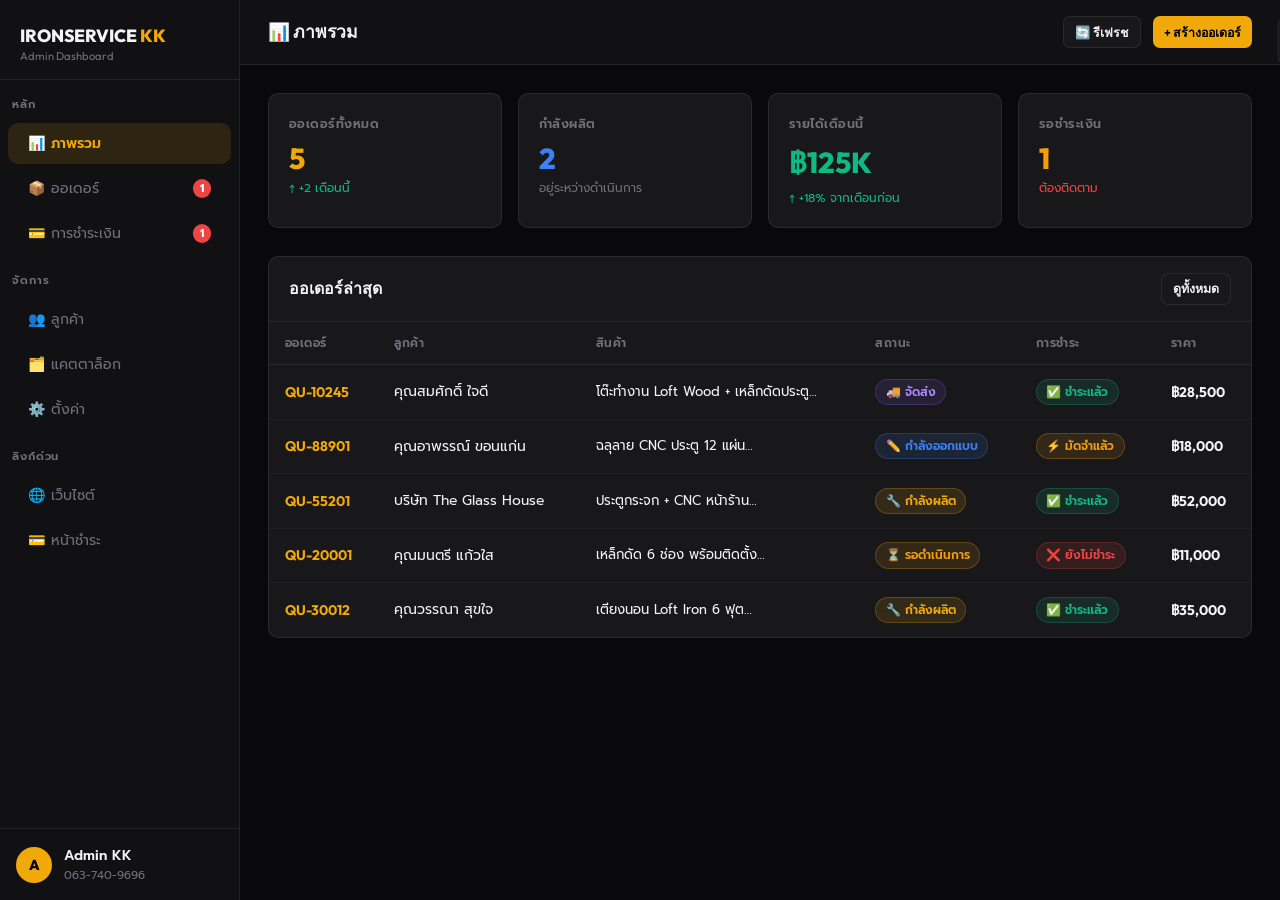
<file: admin.html>
<!DOCTYPE html>
<html lang="th">
<head>
    <meta charset="UTF-8">
    <meta name="viewport" content="width=device-width, initial-scale=1.0">
    <title>Admin Dashboard | IRONSERVICE KK</title>
    <link rel="preconnect" href="https://fonts.googleapis.com">
    <link href="https://fonts.googleapis.com/css2?family=Prompt:wght@300;400;500;600;700&family=Outfit:wght@300;400;500;600;700;800&display=swap" rel="stylesheet">
    <style>
        :root {
            --bg: #09090b;
            --bg2: #111113;
            --bg3: #18181b;
            --border: rgba(255,255,255,0.08);
            --orange: #f1a90a;
            --gold: #f1a90a;
            --text: #f4f4f5;
            --muted: #71717a;
            --success: #10b981;
            --error: #ef4444;
            --warning: #f59e0b;
            --info: #3b82f6;
            --font-h: 'Outfit', sans-serif;
            --font-b: 'Prompt', sans-serif;
            --r: 10px;
        }
        * { box-sizing: border-box; margin: 0; padding: 0; }
        body { background: var(--bg); color: var(--text); font-family: var(--font-b); min-height: 100vh; display: flex; }

        /* SIDEBAR */
        .sidebar {
            width: 240px;
            background: var(--bg2);
            border-right: 1px solid var(--border);
            display: flex;
            flex-direction: column;
            position: fixed;
            top: 0; left: 0; bottom: 0;
            z-index: 100;
            transition: transform 0.3s;
        }
        .sidebar-logo {
            padding: 1.5rem 1.25rem 1rem;
            font-family: var(--font-h);
            font-weight: 800;
            font-size: 1.1rem;
            border-bottom: 1px solid var(--border);
        }
        .sidebar-logo span { color: var(--orange); }
        .sidebar-logo small { display: block; font-size: 0.7rem; color: var(--muted); font-weight: 400; margin-top: 2px; }
        .nav-section { padding: 1rem 0.75rem 0.5rem; font-size: 0.7rem; color: var(--muted); text-transform: uppercase; letter-spacing: 0.08em; font-weight: 600; }
        .nav-item {
            display: flex;
            align-items: center;
            gap: 0.65rem;
            padding: 0.65rem 1.25rem;
            color: var(--muted);
            cursor: pointer;
            border-radius: var(--r);
            margin: 0.1rem 0.5rem;
            transition: all 0.2s;
            font-size: 0.88rem;
            text-decoration: none;
        }
        .nav-item:hover { background: rgba(255,255,255,0.04); color: var(--text); }
        .nav-item.active { background: rgba(241,169,10,0.12); color: var(--orange); font-weight: 600; }
        .nav-badge {
            margin-left: auto;
            background: var(--error);
            color: #fff;
            border-radius: 10px;
            padding: 1px 7px;
            font-size: 0.7rem;
            font-weight: 700;
        }
        .sidebar-footer {
            margin-top: auto;
            padding: 1rem;
            border-top: 1px solid var(--border);
        }
        .admin-avatar {
            display: flex;
            align-items: center;
            gap: 0.75rem;
            font-size: 0.85rem;
        }
        .avatar-circle {
            width: 36px; height: 36px;
            background: var(--orange);
            border-radius: 50%;
            display: flex;
            align-items: center;
            justify-content: center;
            font-family: var(--font-h);
            font-weight: 800;
            color: #000;
            font-size: 0.9rem;
        }

        /* MAIN */
        .main {
            margin-left: 240px;
            flex: 1;
            min-height: 100vh;
            display: flex;
            flex-direction: column;
        }
        .topbar {
            background: var(--bg2);
            border-bottom: 1px solid var(--border);
            padding: 1rem 1.75rem;
            display: flex;
            align-items: center;
            gap: 1rem;
            position: sticky;
            top: 0;
            z-index: 50;
        }
        .topbar-title {
            font-family: var(--font-h);
            font-weight: 700;
            font-size: 1.1rem;
        }
        .topbar-actions { margin-left: auto; display: flex; gap: 0.75rem; }
        .btn {
            padding: 0.55rem 1.1rem;
            border-radius: 7px;
            border: none;
            font-family: var(--font-h);
            font-weight: 600;
            font-size: 0.85rem;
            cursor: pointer;
            transition: all 0.2s;
            text-decoration: none;
            display: inline-flex;
            align-items: center;
            gap: 0.4rem;
        }
        .btn-primary { background: var(--orange); color: #000; }
        .btn-primary:hover { filter: brightness(1.1); }
        .btn-secondary { background: var(--bg3); color: var(--text); border: 1px solid var(--border); }
        .btn-secondary:hover { border-color: var(--orange); }
        .btn-sm { padding: 0.35rem 0.7rem; font-size: 0.78rem; }
        .btn-danger { background: rgba(239,68,68,0.1); color: var(--error); border: 1px solid rgba(239,68,68,0.3); }

        /* CONTENT */
        .content { padding: 1.75rem; }

        /* STATS GRID */
        .stats-grid {
            display: grid;
            grid-template-columns: repeat(auto-fit, minmax(180px, 1fr));
            gap: 1rem;
            margin-bottom: 1.75rem;
        }
        .stat-card {
            background: var(--bg3);
            border: 1px solid var(--border);
            border-radius: var(--r);
            padding: 1.25rem;
        }
        .stat-label { font-size: 0.78rem; color: var(--muted); margin-bottom: 0.4rem; font-weight: 600; text-transform: uppercase; letter-spacing: 0.04em; }
        .stat-val {
            font-family: var(--font-h);
            font-size: 1.8rem;
            font-weight: 800;
        }
        .stat-change { font-size: 0.75rem; color: var(--muted); margin-top: 0.2rem; }
        .stat-change.up { color: var(--success); }
        .stat-change.down { color: var(--error); }

        /* TABLE */
        .table-card {
            background: var(--bg3);
            border: 1px solid var(--border);
            border-radius: var(--r);
            overflow: hidden;
            margin-bottom: 1.5rem;
        }
        .table-header {
            padding: 1rem 1.25rem;
            border-bottom: 1px solid var(--border);
            display: flex;
            align-items: center;
            gap: 1rem;
        }
        .table-title { font-family: var(--font-h); font-weight: 700; font-size: 1rem; }
        .table-header .spacer { flex: 1; }
        .search-input {
            background: var(--bg);
            border: 1px solid var(--border);
            border-radius: 7px;
            padding: 0.45rem 0.85rem;
            color: var(--text);
            font-family: var(--font-b);
            font-size: 0.85rem;
            outline: none;
            width: 200px;
        }
        .search-input:focus { border-color: var(--orange); }
        .filter-select {
            background: var(--bg);
            border: 1px solid var(--border);
            border-radius: 7px;
            padding: 0.45rem 0.75rem;
            color: var(--text);
            font-family: var(--font-b);
            font-size: 0.83rem;
            outline: none;
            cursor: pointer;
        }
        table { width: 100%; border-collapse: collapse; }
        th {
            text-align: left;
            padding: 0.75rem 1rem;
            font-size: 0.75rem;
            color: var(--muted);
            font-weight: 600;
            text-transform: uppercase;
            letter-spacing: 0.04em;
            border-bottom: 1px solid var(--border);
            white-space: nowrap;
        }
        td {
            padding: 0.85rem 1rem;
            font-size: 0.87rem;
            border-bottom: 1px solid rgba(255,255,255,0.04);
            vertical-align: middle;
        }
        tr:last-child td { border-bottom: none; }
        tr:hover td { background: rgba(255,255,255,0.02); }
        .td-id {
            font-family: var(--font-h);
            font-weight: 700;
            color: var(--orange);
        }
        .td-price {
            font-family: var(--font-h);
            font-weight: 700;
        }

        /* STATUS BADGE */
        .badge {
            display: inline-flex;
            align-items: center;
            gap: 0.3rem;
            padding: 0.2rem 0.6rem;
            border-radius: 20px;
            font-size: 0.75rem;
            font-weight: 600;
            white-space: nowrap;
        }
        .badge-pending { background: rgba(245,158,11,0.12); color: var(--warning); border: 1px solid rgba(245,158,11,0.25); }
        .badge-design { background: rgba(59,130,246,0.12); color: var(--info); border: 1px solid rgba(59,130,246,0.25); }
        .badge-production { background: rgba(241,169,10,0.12); color: var(--orange); border: 1px solid rgba(241,169,10,0.25); }
        .badge-shipping { background: rgba(139,92,246,0.12); color: #a78bfa; border: 1px solid rgba(139,92,246,0.25); }
        .badge-done { background: rgba(16,185,129,0.12); color: var(--success); border: 1px solid rgba(16,185,129,0.25); }
        .badge-paid { background: rgba(16,185,129,0.12); color: var(--success); border: 1px solid rgba(16,185,129,0.25); }
        .badge-partial { background: rgba(245,158,11,0.12); color: var(--warning); border: 1px solid rgba(245,158,11,0.25); }
        .badge-unpaid { background: rgba(239,68,68,0.12); color: var(--error); border: 1px solid rgba(239,68,68,0.25); }

        /* ACTIONS ROW */
        .actions-row { display: flex; gap: 0.4rem; }

        /* MODAL */
        .modal-overlay {
            position: fixed;
            inset: 0;
            background: rgba(0,0,0,0.75);
            z-index: 1000;
            display: none;
            align-items: center;
            justify-content: center;
            padding: 1rem;
        }
        .modal-overlay.open { display: flex; }
        .modal {
            background: var(--bg3);
            border: 1px solid var(--border);
            border-radius: 14px;
            width: 100%;
            max-width: 580px;
            max-height: 90vh;
            overflow-y: auto;
        }
        .modal-header {
            padding: 1.25rem 1.5rem;
            border-bottom: 1px solid var(--border);
            display: flex;
            align-items: center;
            justify-content: space-between;
        }
        .modal-title { font-family: var(--font-h); font-weight: 700; font-size: 1.05rem; }
        .modal-close { background: none; border: none; color: var(--muted); cursor: pointer; font-size: 1.3rem; }
        .modal-body { padding: 1.5rem; }
        .modal-footer { padding: 1rem 1.5rem; border-top: 1px solid var(--border); display: flex; gap: 0.75rem; justify-content: flex-end; }

        /* FORM */
        .form-group { margin-bottom: 1rem; }
        .form-group label { display: block; font-size: 0.8rem; color: var(--muted); margin-bottom: 0.4rem; font-weight: 600; }
        .form-group input, .form-group select, .form-group textarea {
            width: 100%;
            background: var(--bg);
            border: 1px solid var(--border);
            border-radius: 7px;
            padding: 0.65rem 0.9rem;
            color: var(--text);
            font-family: var(--font-b);
            font-size: 0.9rem;
            outline: none;
        }
        .form-group input:focus, .form-group select:focus { border-color: var(--orange); }
        .form-group textarea { resize: vertical; min-height: 80px; }
        .form-row { display: grid; grid-template-columns: 1fr 1fr; gap: 0.75rem; }

        /* PROGRESS BAR */
        .progress-bar {
            height: 5px;
            background: var(--border);
            border-radius: 3px;
            overflow: hidden;
            margin-top: 0.4rem;
        }
        .progress-fill {
            height: 100%;
            background: var(--orange);
            border-radius: 3px;
            transition: width 0.5s ease;
        }

        /* TIMELINE */
        .timeline { padding: 0.5rem 0; }
        .tl-item {
            display: flex;
            gap: 1rem;
            padding-bottom: 1.25rem;
            position: relative;
        }
        .tl-item:not(:last-child)::after {
            content: '';
            position: absolute;
            left: 16px;
            top: 32px;
            bottom: 0;
            width: 1px;
            background: var(--border);
        }
        .tl-dot {
            width: 32px; height: 32px;
            border-radius: 50%;
            border: 2px solid var(--border);
            display: flex;
            align-items: center;
            justify-content: center;
            font-size: 0.75rem;
            flex-shrink: 0;
        }
        .tl-dot.active { border-color: var(--orange); background: rgba(241,169,10,0.15); }
        .tl-dot.done { border-color: var(--success); background: rgba(16,185,129,0.15); }
        .tl-content { flex: 1; padding-top: 4px; }
        .tl-title { font-weight: 600; font-size: 0.9rem; margin-bottom: 0.2rem; }
        .tl-date { font-size: 0.78rem; color: var(--muted); }

        /* NOTIFICATION */
        .notif {
            position: fixed;
            top: 1rem; right: 1rem;
            background: var(--bg3);
            border: 1px solid var(--border);
            border-radius: 10px;
            padding: 0.85rem 1.25rem;
            font-size: 0.88rem;
            z-index: 9999;
            transform: translateX(120%);
            transition: transform 0.3s;
            max-width: 320px;
            display: flex;
            gap: 0.5rem;
            align-items: flex-start;
        }
        .notif.show { transform: translateX(0); }
        .notif.success { border-color: rgba(16,185,129,0.4); }
        .notif.error { border-color: rgba(239,68,68,0.4); }

        /* PAYMENT SLIP PREVIEW */
        .slip-thumb {
            width: 50px; height: 50px;
            object-fit: cover;
            border-radius: 6px;
            border: 1px solid var(--border);
            cursor: pointer;
        }

        /* HIDE */
        .hide { display: none !important; }
        .page { display: none; }
        .page.active { display: block; }

        /* RESPONSIVE */
        @media (max-width: 768px) {
            .sidebar { transform: translateX(-100%); }
            .sidebar.open { transform: translateX(0); }
            .main { margin-left: 0; }
            .stats-grid { grid-template-columns: repeat(2, 1fr); }
            table { font-size: 0.8rem; }
        }
    </style>
</head>
<body>

<!-- SIDEBAR -->
<nav class="sidebar" id="sidebar">
    <div class="sidebar-logo">
        IRONSERVICE <span>KK</span>
        <small>Admin Dashboard</small>
    </div>

    <div class="nav-section">หลัก</div>
    <div class="nav-item active" onclick="showPage('dashboard')">📊 ภาพรวม</div>
    <div class="nav-item" onclick="showPage('orders')">📦 ออเดอร์ <span class="nav-badge" id="pending-badge">3</span></div>
    <div class="nav-item" onclick="showPage('payments')">💳 การชำระเงิน <span class="nav-badge" id="payment-badge">2</span></div>

    <div class="nav-section">จัดการ</div>
    <div class="nav-item" onclick="showPage('customers')">👥 ลูกค้า</div>
    <div class="nav-item" onclick="showPage('catalog')">🗂️ แคตตาล็อก</div>
    <div class="nav-item" onclick="showPage('settings')">⚙️ ตั้งค่า</div>

    <div class="nav-section">ลิงก์ด่วน</div>
    <a class="nav-item" href="index.html" target="_blank">🌐 เว็บไซต์</a>
    <a class="nav-item" href="payment.html" target="_blank">💳 หน้าชำระ</a>

    <div class="sidebar-footer">
        <div class="admin-avatar">
            <div class="avatar-circle">A</div>
            <div>
                <div style="font-size:0.85rem;font-weight:600;">Admin KK</div>
                <div style="font-size:0.72rem;color:var(--muted);">063-740-9696</div>
            </div>
        </div>
    </div>
</nav>

<!-- MAIN -->
<div class="main">
    <div class="topbar">
        <button class="btn btn-secondary btn-sm" onclick="toggleSidebar()" style="display:none;" id="menu-btn">☰</button>
        <div class="topbar-title" id="topbar-title">📊 ภาพรวม</div>
        <div class="topbar-actions">
            <button class="btn btn-secondary btn-sm" onclick="refreshData()">🔄 รีเฟรช</button>
            <button class="btn btn-primary btn-sm" onclick="openNewOrder()">+ สร้างออเดอร์</button>
        </div>
    </div>

    <div class="content">

        <!-- DASHBOARD PAGE -->
        <div class="page active" id="page-dashboard">
            <div class="stats-grid">
                <div class="stat-card">
                    <div class="stat-label">ออเดอร์ทั้งหมด</div>
                    <div class="stat-val" style="color:var(--orange);" id="stat-total">8</div>
                    <div class="stat-change up">↑ +2 เดือนนี้</div>
                </div>
                <div class="stat-card">
                    <div class="stat-label">กำลังผลิต</div>
                    <div class="stat-val" style="color:var(--info);" id="stat-prod">3</div>
                    <div class="stat-change">อยู่ระหว่างดำเนินการ</div>
                </div>
                <div class="stat-card">
                    <div class="stat-label">รายได้เดือนนี้</div>
                    <div class="stat-val" style="color:var(--success);" id="stat-revenue">฿127K</div>
                    <div class="stat-change up">↑ +18% จากเดือนก่อน</div>
                </div>
                <div class="stat-card">
                    <div class="stat-label">รอชำระเงิน</div>
                    <div class="stat-val" style="color:var(--warning);" id="stat-unpaid">2</div>
                    <div class="stat-change down">ต้องติดตาม</div>
                </div>
            </div>

            <!-- RECENT ORDERS -->
            <div class="table-card">
                <div class="table-header">
                    <div class="table-title">ออเดอร์ล่าสุด</div>
                    <div class="spacer"></div>
                    <button class="btn btn-secondary btn-sm" onclick="showPage('orders')">ดูทั้งหมด</button>
                </div>
                <table>
                    <thead>
                        <tr>
                            <th>ออเดอร์</th>
                            <th>ลูกค้า</th>
                            <th>สินค้า</th>
                            <th>สถานะ</th>
                            <th>การชำระ</th>
                            <th>ราคา</th>
                        </tr>
                    </thead>
                    <tbody id="recent-orders-tbody"></tbody>
                </table>
            </div>
        </div>

        <!-- ORDERS PAGE -->
        <div class="page" id="page-orders">
            <div class="table-card">
                <div class="table-header">
                    <div class="table-title">📦 จัดการออเดอร์</div>
                    <input class="search-input" placeholder="🔍 ค้นหาออเดอร์..." id="order-search" oninput="filterOrders()" />
                    <select class="filter-select" id="status-filter" onchange="filterOrders()">
                        <option value="">ทุกสถานะ</option>
                        <option value="pending">รอดำเนินการ</option>
                        <option value="design">กำลังออกแบบ</option>
                        <option value="production">กำลังผลิต</option>
                        <option value="shipping">จัดส่งแล้ว</option>
                        <option value="done">เสร็จสมบูรณ์</option>
                    </select>
                </div>
                <table>
                    <thead>
                        <tr>
                            <th>ออเดอร์</th>
                            <th>ลูกค้า</th>
                            <th>ประเภทงาน</th>
                            <th>สถานะ</th>
                            <th>ความคืบหน้า</th>
                            <th>การชำระ</th>
                            <th>ราคา</th>
                            <th>จัดการ</th>
                        </tr>
                    </thead>
                    <tbody id="orders-tbody"></tbody>
                </table>
            </div>
        </div>

        <!-- PAYMENTS PAGE -->
        <div class="page" id="page-payments">
            <div class="table-card">
                <div class="table-header">
                    <div class="table-title">💳 รายการชำระเงิน</div>
                    <div class="spacer"></div>
                    <select class="filter-select" id="pay-filter" onchange="filterPayments()">
                        <option value="">ทุกสถานะ</option>
                        <option value="pending">รอตรวจสอบ</option>
                        <option value="verified">ยืนยันแล้ว</option>
                        <option value="rejected">ปฏิเสธ</option>
                    </select>
                </div>
                <table>
                    <thead>
                        <tr>
                            <th>รหัสการชำระ</th>
                            <th>ออเดอร์</th>
                            <th>ลูกค้า</th>
                            <th>วิธีชำระ</th>
                            <th>ยอดเงิน</th>
                            <th>สลิป</th>
                            <th>วันที่</th>
                            <th>สถานะ</th>
                            <th>จัดการ</th>
                        </tr>
                    </thead>
                    <tbody id="payments-tbody"></tbody>
                </table>
            </div>
        </div>

        <!-- CUSTOMERS PAGE -->
        <div class="page" id="page-customers">
            <div class="table-card">
                <div class="table-header">
                    <div class="table-title">👥 ฐานข้อมูลลูกค้า</div>
                    <input class="search-input" placeholder="🔍 ค้นหาลูกค้า..." />
                </div>
                <table>
                    <thead>
                        <tr>
                            <th>#</th>
                            <th>ชื่อ</th>
                            <th>เบอร์โทร</th>
                            <th>ออเดอร์</th>
                            <th>ยอดรวม</th>
                            <th>ล่าสุด</th>
                        </tr>
                    </thead>
                    <tbody id="customers-tbody"></tbody>
                </table>
            </div>
        </div>

        <!-- SETTINGS PAGE -->
        <div class="page" id="page-settings">
            <div class="table-card" style="max-width:600px;">
                <div class="table-header">
                    <div class="table-title">⚙️ ตั้งค่าระบบ</div>
                </div>
                <div style="padding:1.5rem;">
                    <div class="form-group">
                        <label>Google Sheets URL (สำหรับบันทึกข้อมูล)</label>
                        <input type="url" id="gs-url" placeholder="https://script.google.com/..." value="" />
                    </div>
                    <div class="form-group">
                        <label>LINE Notify Token (แจ้งเตือนออเดอร์)</label>
                        <input type="text" id="line-token" placeholder="LINE Notify Token" />
                    </div>
                    <div class="form-group">
                        <label>PromptPay หมายเลข</label>
                        <input type="text" id="promptpay-num" value="0637409696" />
                    </div>
                    <div class="form-group">
                        <label>ชื่อบัญชี</label>
                        <input type="text" id="account-name" value="IRONSERVICE KK" />
                    </div>
                    <button class="btn btn-primary" onclick="saveSettings()">💾 บันทึกการตั้งค่า</button>
                    <div style="margin-top:1.5rem; padding-top:1.5rem; border-top:1px solid var(--border);">
                        <div style="font-family:var(--font-h);font-weight:700;margin-bottom:1rem;">🔗 วิธีเชื่อมต่อ Google Sheets</div>
                        <ol style="color:var(--muted);font-size:0.85rem;padding-left:1.25rem;line-height:2;">
                            <li>เปิด Google Sheets แล้วไปที่ Extensions → Apps Script</li>
                            <li>วางโค้ดจากไฟล์ <strong>sheets-backend.js</strong> แล้วบันทึก</li>
                            <li>Deploy → New Deployment → Web App → Anyone → Deploy</li>
                            <li>คัดลอก URL แล้ววางในช่องด้านบน</li>
                        </ol>
                    </div>
                </div>
            </div>
        </div>

        <!-- CATALOG PAGE -->
        <div class="page" id="page-catalog">
            <div class="table-card">
                <div class="table-header">
                    <div class="table-title">🗂️ แคตตาล็อกสินค้า</div>
                    <div class="spacer"></div>
                    <button class="btn btn-primary btn-sm" onclick="openNewProduct()">+ เพิ่มสินค้า</button>
                </div>
                <table>
                    <thead>
                        <tr>
                            <th>ชื่อสินค้า</th>
                            <th>หมวดหมู่</th>
                            <th>ราคาเริ่มต้น</th>
                            <th>สถานะ</th>
                            <th>จัดการ</th>
                        </tr>
                    </thead>
                    <tbody id="catalog-tbody"></tbody>
                </table>
            </div>
        </div>

    </div>
</div>

<!-- ORDER MODAL -->
<div class="modal-overlay" id="orderModal">
    <div class="modal">
        <div class="modal-header">
            <div class="modal-title" id="orderModalTitle">สร้างออเดอร์ใหม่</div>
            <button class="modal-close" onclick="closeModal('orderModal')">&times;</button>
        </div>
        <div class="modal-body">
            <div class="form-row">
                <div class="form-group">
                    <label>ชื่อลูกค้า *</label>
                    <input type="text" id="m-customer" placeholder="ชื่อ-นามสกุล" />
                </div>
                <div class="form-group">
                    <label>เบอร์โทร *</label>
                    <input type="tel" id="m-phone" placeholder="063-xxx-xxxx" />
                </div>
            </div>
            <div class="form-group">
                <label>ประเภทงาน *</label>
                <select id="m-type">
                    <option value="">-- เลือกประเภทงาน --</option>
                    <option value="furniture">เฟอร์นิเจอร์ลอฟท์</option>
                    <option value="cnc">งาน CNC ฉลุลาย</option>
                    <option value="architecture">ประตู/หน้าต่าง/หลังคา</option>
                    <option value="grille">เหล็กดัด</option>
                    <option value="general">อื่นๆ</option>
                </select>
            </div>
            <div class="form-group">
                <label>รายละเอียดงาน</label>
                <textarea id="m-detail" placeholder="ขนาด วัสดุ ลวดลาย รายละเอียดที่ต้องการ..."></textarea>
            </div>
            <div class="form-row">
                <div class="form-group">
                    <label>ราคาเสนอ (บาท)</label>
                    <input type="number" id="m-price" placeholder="0" />
                </div>
                <div class="form-group">
                    <label>ระยะเวลาผลิต (วัน)</label>
                    <input type="number" id="m-leadtime" placeholder="14" />
                </div>
            </div>
            <div class="form-group">
                <label>สถานะเริ่มต้น</label>
                <select id="m-status">
                    <option value="pending">รอดำเนินการ</option>
                    <option value="design">กำลังออกแบบ</option>
                    <option value="production">กำลังผลิต</option>
                </select>
            </div>
            <div class="form-group">
                <label>หมายเหตุ</label>
                <input type="text" id="m-note" placeholder="หมายเหตุเพิ่มเติม..." />
            </div>
        </div>
        <div class="modal-footer">
            <button class="btn btn-secondary" onclick="closeModal('orderModal')">ยกเลิก</button>
            <button class="btn btn-primary" onclick="saveOrder()">💾 บันทึก</button>
        </div>
    </div>
</div>

<!-- UPDATE STATUS MODAL -->
<div class="modal-overlay" id="statusModal">
    <div class="modal">
        <div class="modal-header">
            <div class="modal-title">อัพเดทสถานะออเดอร์</div>
            <button class="modal-close" onclick="closeModal('statusModal')">&times;</button>
        </div>
        <div class="modal-body">
            <div style="margin-bottom:1rem;">
                <strong id="status-order-id"></strong> — <span id="status-customer-name" style="color:var(--muted);"></span>
            </div>
            <div class="form-group">
                <label>สถานะใหม่</label>
                <select id="new-status">
                    <option value="pending">⏳ รอดำเนินการ</option>
                    <option value="design">✏️ กำลังออกแบบ 3D</option>
                    <option value="production">🔧 กำลังผลิต</option>
                    <option value="qc">✅ QC ตรวจสอบ</option>
                    <option value="shipping">🚚 จัดส่งแล้ว</option>
                    <option value="done">🎉 เสร็จสมบูรณ์</option>
                </select>
            </div>
            <div class="form-group">
                <label>ความคืบหน้า (%)</label>
                <input type="range" id="new-progress" min="0" max="100" step="5" value="0" oninput="document.getElementById('progress-val').textContent = this.value+'%'" />
                <div style="text-align:right;font-family:var(--font-h);font-weight:700;color:var(--orange);" id="progress-val">0%</div>
                <div class="progress-bar"><div class="progress-fill" id="progress-preview" style="width:0%"></div></div>
            </div>
            <div class="form-group">
                <label>บันทึกการอัพเดท</label>
                <textarea id="status-note" placeholder="รายละเอียดความคืบหน้า..."></textarea>
            </div>
            <div class="form-group">
                <label>📱 แจ้งเตือนลูกค้าผ่าน LINE</label>
                <select id="notify-customer">
                    <option value="yes">✅ แจ้งลูกค้าอัตโนมัติ</option>
                    <option value="no">❌ ไม่แจ้งลูกค้า</option>
                </select>
            </div>
        </div>
        <div class="modal-footer">
            <button class="btn btn-secondary" onclick="closeModal('statusModal')">ยกเลิก</button>
            <button class="btn btn-primary" onclick="saveStatus()">✅ อัพเดท</button>
        </div>
    </div>
</div>

<!-- NOTIFICATION -->
<div class="notif" id="notif">
    <span id="notif-icon">✅</span>
    <span id="notif-text"></span>
</div>

<script>
// ===========================
// DATA
// ===========================
let orders = JSON.parse(localStorage.getItem('ik_orders') || 'null') || [
    { id: 'QU-10245', customer: 'คุณสมศักดิ์ ใจดี', phone: '063-xxx-xxxx', type: 'furniture', detail: 'โต๊ะทำงาน Loft Wood + เหล็กดัดประตู', price: 28500, status: 'shipping', progress: 95, payStatus: 'paid', date: '2569-12-10', leadtime: 14 },
    { id: 'QU-88901', customer: 'คุณอาพรรณ์ ขอนแก่น', phone: '08x-xxx-xxxx', type: 'cnc', detail: 'ฉลุลาย CNC ประตู 12 แผ่น', price: 18000, status: 'design', progress: 35, payStatus: 'partial', date: '2569-12-08', leadtime: 10 },
    { id: 'QU-55201', customer: 'บริษัท The Glass House', phone: '02x-xxx-xxxx', type: 'architecture', detail: 'ประตูกระจก + CNC หน้าร้าน', price: 52000, status: 'production', progress: 75, payStatus: 'paid', date: '2569-12-05', leadtime: 21 },
    { id: 'QU-20001', customer: 'คุณมนตรี แก้วใส', phone: '065-xxx-xxxx', type: 'grille', detail: 'เหล็กดัด 6 ช่อง พร้อมติดตั้ง', price: 11000, status: 'pending', progress: 10, payStatus: 'unpaid', date: '2569-12-15', leadtime: 7 },
    { id: 'QU-30012', customer: 'คุณวรรณา สุขใจ', phone: '081-xxx-xxxx', type: 'furniture', detail: 'เตียงนอน Loft Iron 6 ฟุต', price: 35000, status: 'production', progress: 60, payStatus: 'paid', date: '2569-12-01', leadtime: 18 },
];

let payments = JSON.parse(localStorage.getItem('ik_payments') || 'null') || [
    { ref: 'PAY-123456', orderId: 'QU-10245', customer: 'คุณสมศักดิ์ ใจดี', method: 'PromptPay', amount: 14250, date: '2569-12-10', status: 'verified', slip: null },
    { ref: 'PAY-234567', orderId: 'QU-88901', customer: 'คุณอาพรรณ์ ขอนแก่น', method: 'โอนธนาคาร', amount: 9000, date: '2569-12-09', status: 'pending', slip: null },
    { ref: 'PAY-345678', orderId: 'QU-55201', customer: 'บริษัท The Glass House', method: 'บัตรเครดิต', amount: 26000, date: '2569-12-06', status: 'verified', slip: null },
];

let editingOrderId = null;
let updatingOrderId = null;

// ===========================
// PAGES
// ===========================
function showPage(page) {
    document.querySelectorAll('.page').forEach(p => p.classList.remove('active'));
    document.querySelectorAll('.nav-item').forEach(n => n.classList.remove('active'));
    document.getElementById(`page-${page}`).classList.add('active');

    const titles = {
        dashboard: '📊 ภาพรวม',
        orders: '📦 จัดการออเดอร์',
        payments: '💳 การชำระเงิน',
        customers: '👥 ลูกค้า',
        catalog: '🗂️ แคตตาล็อก',
        settings: '⚙️ ตั้งค่า'
    };
    document.getElementById('topbar-title').textContent = titles[page] || page;
    renderAll();
}

// ===========================
// RENDER
// ===========================
function renderAll() {
    renderOrders();
    renderPayments();
    renderRecentOrders();
    renderCustomers();
    renderCatalog();
    updateStats();
}

function statusBadge(s) {
    const map = {
        pending: '<span class="badge badge-pending">⏳ รอดำเนินการ</span>',
        design: '<span class="badge badge-design">✏️ กำลังออกแบบ</span>',
        production: '<span class="badge badge-production">🔧 กำลังผลิต</span>',
        qc: '<span class="badge badge-design">✅ QC</span>',
        shipping: '<span class="badge badge-shipping">🚚 จัดส่ง</span>',
        done: '<span class="badge badge-done">🎉 เสร็จ</span>',
    };
    return map[s] || `<span class="badge">${s}</span>`;
}

function payBadge(s) {
    const map = {
        paid: '<span class="badge badge-paid">✅ ชำระแล้ว</span>',
        partial: '<span class="badge badge-partial">⚡ มัดจำแล้ว</span>',
        unpaid: '<span class="badge badge-unpaid">❌ ยังไม่ชำระ</span>',
    };
    return map[s] || `<span class="badge">${s}</span>`;
}

function renderOrders() {
    const search = (document.getElementById('order-search')?.value || '').toLowerCase();
    const filter = document.getElementById('status-filter')?.value || '';
    const tbody = document.getElementById('orders-tbody');
    if (!tbody) return;

    const filtered = orders.filter(o =>
        (!filter || o.status === filter) &&
        (!search || o.id.toLowerCase().includes(search) || o.customer.toLowerCase().includes(search) || o.detail.toLowerCase().includes(search))
    );

    tbody.innerHTML = filtered.map(o => `
        <tr>
            <td class="td-id">${o.id}</td>
            <td>
                <div style="font-weight:600;">${o.customer}</div>
                <div style="font-size:0.75rem;color:var(--muted);">${o.phone}</div>
            </td>
            <td>
                <div>${o.detail.substring(0,40)}${o.detail.length > 40 ? '…' : ''}</div>
                <div style="font-size:0.75rem;color:var(--muted);">${{furniture:'เฟอร์นิเจอร์',cnc:'CNC',architecture:'สถาปัตยกรรม',grille:'เหล็กดัด'}[o.type] || o.type}</div>
            </td>
            <td>${statusBadge(o.status)}</td>
            <td>
                <div style="font-size:0.8rem;margin-bottom:4px;">${o.progress}%</div>
                <div class="progress-bar"><div class="progress-fill" style="width:${o.progress}%"></div></div>
            </td>
            <td>${payBadge(o.payStatus)}</td>
            <td class="td-price">฿${o.price.toLocaleString()}</td>
            <td>
                <div class="actions-row">
                    <button class="btn btn-secondary btn-sm" onclick="openStatusUpdate('${o.id}')">📝 อัพเดท</button>
                    <a class="btn btn-secondary btn-sm" href="payment.html?qu=${o.id.replace('QU-','')}" target="_blank">💳</a>
                    <button class="btn btn-secondary btn-sm" onclick="editOrder('${o.id}')">✏️</button>
                </div>
            </td>
        </tr>
    `).join('');
}

function renderRecentOrders() {
    const tbody = document.getElementById('recent-orders-tbody');
    if (!tbody) return;
    tbody.innerHTML = orders.slice(0,5).map(o => `
        <tr>
            <td class="td-id">${o.id}</td>
            <td>${o.customer}</td>
            <td style="font-size:0.82rem;">${o.detail.substring(0,35)}…</td>
            <td>${statusBadge(o.status)}</td>
            <td>${payBadge(o.payStatus)}</td>
            <td class="td-price">฿${o.price.toLocaleString()}</td>
        </tr>
    `).join('');
}

function renderPayments() {
    const filter = document.getElementById('pay-filter')?.value || '';
    const tbody = document.getElementById('payments-tbody');
    if (!tbody) return;
    const filtered = payments.filter(p => !filter || p.status === filter);
    tbody.innerHTML = filtered.map(p => `
        <tr>
            <td style="font-family:var(--font-h);font-weight:700;color:var(--orange);">${p.ref}</td>
            <td class="td-id">${p.orderId}</td>
            <td>${p.customer}</td>
            <td>${p.method}</td>
            <td class="td-price" style="color:var(--success);">฿${p.amount.toLocaleString()}</td>
            <td>${p.slip ? `<img src="${p.slip}" class="slip-thumb" onclick="viewSlip('${p.slip}')" />` : '<span style="color:var(--muted);font-size:0.8rem;">ไม่มี</span>'}</td>
            <td style="font-size:0.82rem;color:var(--muted);">${p.date}</td>
            <td>${p.status === 'verified' ? '<span class="badge badge-paid">✅ ยืนยันแล้ว</span>' : p.status === 'pending' ? '<span class="badge badge-partial">⏳ รอตรวจ</span>' : '<span class="badge badge-unpaid">❌ ปฏิเสธ</span>'}</td>
            <td>
                <div class="actions-row">
                    ${p.status === 'pending' ? `<button class="btn btn-primary btn-sm" onclick="verifyPayment('${p.ref}')">✅ ยืนยัน</button><button class="btn btn-danger btn-sm" onclick="rejectPayment('${p.ref}')">❌</button>` : '—'}
                </div>
            </td>
        </tr>
    `).join('');
}

function renderCustomers() {
    const tbody = document.getElementById('customers-tbody');
    if (!tbody) return;
    const uniqueCustomers = {};
    orders.forEach(o => {
        if (!uniqueCustomers[o.customer]) {
            uniqueCustomers[o.customer] = { name: o.customer, phone: o.phone, orders: 0, total: 0, last: o.date };
        }
        uniqueCustomers[o.customer].orders++;
        uniqueCustomers[o.customer].total += o.price;
        if (o.date > uniqueCustomers[o.customer].last) uniqueCustomers[o.customer].last = o.date;
    });
    const list = Object.values(uniqueCustomers);
    tbody.innerHTML = list.map((c, i) => `
        <tr>
            <td style="color:var(--muted);">${i+1}</td>
            <td style="font-weight:600;">${c.name}</td>
            <td style="color:var(--muted);">${c.phone}</td>
            <td>${c.orders}</td>
            <td class="td-price">฿${c.total.toLocaleString()}</td>
            <td style="font-size:0.82rem;color:var(--muted);">${c.last}</td>
        </tr>
    `).join('');
}

const catalogData = [
    { name: 'โต๊ะทำงาน Loft Wood', cat: 'เฟอร์นิเจอร์', price: '8,500', active: true },
    { name: 'ฉลุลาย CNC ลายไทย', cat: 'CNC', price: '1,500/แผ่น', active: true },
    { name: 'ประตูกระจกอลูมิเนียม', cat: 'สถาปัตยกรรม', price: 'ตามขนาด', active: true },
    { name: 'เหล็กดัดลายกุหลาบ', cat: 'เหล็กดัด', price: '11,000', active: true },
];

function renderCatalog() {
    const tbody = document.getElementById('catalog-tbody');
    if (!tbody) return;
    tbody.innerHTML = catalogData.map(c => `
        <tr>
            <td style="font-weight:600;">${c.name}</td>
            <td><span class="badge badge-design">${c.cat}</span></td>
            <td class="td-price">฿${c.price}</td>
            <td>${c.active ? '<span class="badge badge-paid">✅ Active</span>' : '<span class="badge badge-unpaid">❌ Hidden</span>'}</td>
            <td><button class="btn btn-secondary btn-sm">✏️ แก้ไข</button></td>
        </tr>
    `).join('');
}

function updateStats() {
    document.getElementById('stat-total').textContent = orders.length;
    document.getElementById('stat-prod').textContent = orders.filter(o => o.status === 'production').length;
    const revenue = orders.reduce((s, o) => s + (o.payStatus === 'paid' ? o.price : o.payStatus === 'partial' ? o.price * 0.5 : 0), 0);
    document.getElementById('stat-revenue').textContent = `฿${Math.round(revenue/1000)}K`;
    document.getElementById('stat-unpaid').textContent = orders.filter(o => o.payStatus === 'unpaid').length;
    document.getElementById('pending-badge').textContent = orders.filter(o => o.status === 'pending').length;
    document.getElementById('payment-badge').textContent = payments.filter(p => p.status === 'pending').length;
}

// ===========================
// MODALS
// ===========================
function openModal(id) { document.getElementById(id).classList.add('open'); }
function closeModal(id) { document.getElementById(id).classList.remove('open'); }

function openNewOrder() {
    editingOrderId = null;
    document.getElementById('orderModalTitle').textContent = 'สร้างออเดอร์ใหม่';
    ['m-customer','m-phone','m-detail','m-note'].forEach(id => document.getElementById(id).value = '');
    document.getElementById('m-type').value = '';
    document.getElementById('m-price').value = '';
    document.getElementById('m-leadtime').value = '14';
    document.getElementById('m-status').value = 'pending';
    openModal('orderModal');
}

function editOrder(id) {
    const o = orders.find(x => x.id === id);
    if (!o) return;
    editingOrderId = id;
    document.getElementById('orderModalTitle').textContent = `แก้ไข ${id}`;
    document.getElementById('m-customer').value = o.customer;
    document.getElementById('m-phone').value = o.phone;
    document.getElementById('m-type').value = o.type;
    document.getElementById('m-detail').value = o.detail;
    document.getElementById('m-price').value = o.price;
    document.getElementById('m-leadtime').value = o.leadtime || 14;
    document.getElementById('m-status').value = o.status;
    document.getElementById('m-note').value = '';
    openModal('orderModal');
}

function saveOrder() {
    const customer = document.getElementById('m-customer').value.trim();
    const phone = document.getElementById('m-phone').value.trim();
    const type = document.getElementById('m-type').value;
    const detail = document.getElementById('m-detail').value.trim();
    const price = parseInt(document.getElementById('m-price').value) || 0;
    const leadtime = parseInt(document.getElementById('m-leadtime').value) || 14;
    const status = document.getElementById('m-status').value;

    if (!customer || !type) { showNotif('กรุณากรอกข้อมูลให้ครบถ้วน', 'error'); return; }

    if (editingOrderId) {
        const idx = orders.findIndex(o => o.id === editingOrderId);
        if (idx >= 0) Object.assign(orders[idx], { customer, phone, type, detail, price, leadtime, status });
    } else {
        const newId = `QU-${Date.now().toString().slice(-5)}`;
        orders.unshift({ id: newId, customer, phone, type, detail, price, leadtime, status, progress: 5, payStatus: 'unpaid', date: new Date().toISOString().slice(0,10) });
    }

    saveData();
    closeModal('orderModal');
    renderAll();
    showNotif(editingOrderId ? 'บันทึกการแก้ไขสำเร็จ' : 'สร้างออเดอร์ใหม่สำเร็จ', 'success');
}

function openStatusUpdate(id) {
    const o = orders.find(x => x.id === id);
    if (!o) return;
    updatingOrderId = id;
    document.getElementById('status-order-id').textContent = id;
    document.getElementById('status-customer-name').textContent = o.customer;
    document.getElementById('new-status').value = o.status;
    document.getElementById('new-progress').value = o.progress;
    document.getElementById('progress-val').textContent = o.progress + '%';
    document.getElementById('progress-preview').style.width = o.progress + '%';
    document.getElementById('status-note').value = '';
    openModal('statusModal');
}

function saveStatus() {
    const idx = orders.findIndex(o => o.id === updatingOrderId);
    if (idx < 0) return;
    orders[idx].status = document.getElementById('new-status').value;
    orders[idx].progress = parseInt(document.getElementById('new-progress').value);
    saveData();
    closeModal('statusModal');
    renderAll();
    showNotif(`อัพเดทสถานะ ${updatingOrderId} สำเร็จ`, 'success');
}

// ===========================
// PAYMENTS
// ===========================
function verifyPayment(ref) {
    const p = payments.find(x => x.ref === ref);
    if (!p) return;
    p.status = 'verified';
    const o = orders.find(x => x.id === p.orderId);
    if (o && o.payStatus === 'unpaid') o.payStatus = 'partial';
    saveData();
    renderAll();
    showNotif(`ยืนยันการชำระ ${ref} สำเร็จ`, 'success');
}

function rejectPayment(ref) {
    if (!confirm('ต้องการปฏิเสธการชำระเงินนี้?')) return;
    const p = payments.find(x => x.ref === ref);
    if (p) p.status = 'rejected';
    saveData();
    renderAll();
    showNotif('ปฏิเสธการชำระเงินแล้ว', 'error');
}

// ===========================
// SETTINGS
// ===========================
function saveSettings() {
    localStorage.setItem('gs_payment_url', document.getElementById('gs-url').value);
    localStorage.setItem('line_notify_token', document.getElementById('line-token').value);
    showNotif('บันทึกการตั้งค่าสำเร็จ', 'success');
}

// ===========================
// HELPERS
// ===========================
function saveData() {
    localStorage.setItem('ik_orders', JSON.stringify(orders));
    localStorage.setItem('ik_payments', JSON.stringify(payments));
}

function filterOrders() { renderOrders(); }
function filterPayments() { renderPayments(); }

function refreshData() {
    renderAll();
    showNotif('รีเฟรชข้อมูลแล้ว', 'success');
}

function openNewProduct() { showNotif('ฟีเจอร์นี้จะพัฒนาในเวอร์ชันถัดไป', 'success'); }

function showNotif(msg, type = 'success') {
    const n = document.getElementById('notif');
    document.getElementById('notif-icon').textContent = type === 'success' ? '✅' : '❌';
    document.getElementById('notif-text').textContent = msg;
    n.className = `notif show ${type}`;
    setTimeout(() => n.classList.remove('show'), 3000);
}

// Progress range sync
document.getElementById('new-progress')?.addEventListener('input', function() {
    document.getElementById('progress-preview').style.width = this.value + '%';
});

// Load settings
document.getElementById('gs-url').value = localStorage.getItem('gs_payment_url') || '';
document.getElementById('line-token').value = localStorage.getItem('line_notify_token') || '';

// Listen for new payments from payment.html
window.addEventListener('storage', (e) => {
    if (e.key === 'ik_payments') {
        payments = JSON.parse(e.newValue || '[]');
        renderAll();
        showNotif('มีการชำระเงินใหม่!', 'success');
    }
});

// Init
renderAll();
</script>
</body>
</html>
</file>
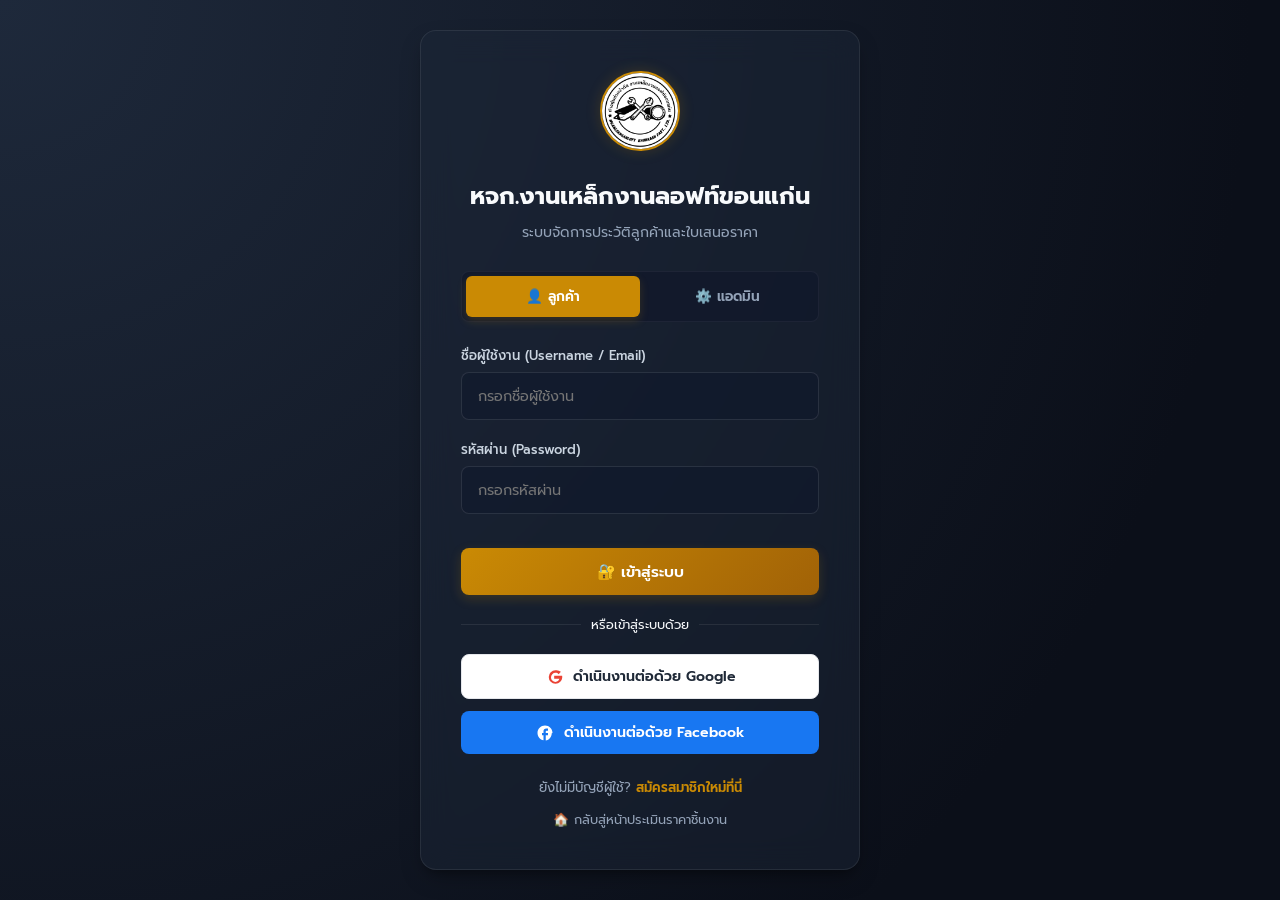
<file: dashboard.html>
<!DOCTYPE html>
<html lang="th">
<head>
    <meta charset="UTF-8">
    <meta name="viewport" content="width=device-width, initial-scale=1.0">
    <title>แดชบอร์ดระบบหลังบ้าน | หจก.งานเหล็กงานลอฟท์ขอนแก่น</title>
    <link href="https://fonts.googleapis.com/css2?family=Prompt:wght@300;400;500;600;700&display=swap" rel="stylesheet">
    <style>
        :root {
            --primary: #ca8a04;
            --primary-hover: #a16207;
            --bg-dark: #0f172a;
            --bg-card: #1e293b;
            --text-light: #f8fafc;
            --text-muted: #94a3b8;
            --border: #334155;
            --shadow: 0 4px 6px -1px rgba(0, 0, 0, 0.1), 0 2px 4px -1px rgba(0, 0, 0, 0.06);
        }

        * {
            box-sizing: border-box;
            margin: 0;
            padding: 0;
        }

        body {
            font-family: 'Prompt', sans-serif;
            background-color: var(--bg-dark);
            color: var(--text-light);
            min-height: 100vh;
            padding: 24px;
        }

        .dashboard-container {
            max-width: 1200px;
            margin: 0 auto;
        }

        /* Header block */
        header {
            display: flex;
            justify-content: space-between;
            align-items: center;
            padding-bottom: 24px;
            border-bottom: 1px solid var(--border);
            margin-bottom: 30px;
        }

        .brand {
            display: flex;
            align-items: center;
            gap: 16px;
        }

        .logo {
            width: 55px;
            height: 55px;
            border-radius: 50%;
            object-fit: cover;
            border: 1px solid var(--primary);
        }

        .brand h1 {
            font-size: 1.35rem;
            font-weight: 700;
            color: var(--text-light);
        }

        .brand p {
            font-size: 0.8rem;
            color: var(--text-muted);
        }

        .user-profile {
            display: flex;
            align-items: center;
            gap: 16px;
        }

        .profile-info {
            text-align: right;
        }

        .profile-name {
            font-weight: 600;
            font-size: 0.95rem;
        }

        .profile-role {
            font-size: 0.75rem;
            background-color: rgba(202, 138, 4, 0.15);
            color: var(--primary);
            padding: 2px 8px;
            border-radius: 4px;
            font-weight: 600;
            display: inline-block;
            margin-top: 2px;
        }

        .btn {
            padding: 8px 16px;
            font-family: 'Prompt', sans-serif;
            font-size: 0.85rem;
            font-weight: 600;
            border-radius: 6px;
            cursor: pointer;
            border: none;
            transition: all 0.2s;
            display: inline-flex;
            align-items: center;
            gap: 6px;
            text-decoration: none;
        }

        .btn-primary {
            background: linear-gradient(135deg, #ca8a04 0%, #a16207 100%);
            color: #ffffff;
        }
        .btn-primary:hover {
            transform: translateY(-1px);
            box-shadow: 0 4px 12px rgba(202, 138, 4, 0.25);
        }

        .btn-secondary {
            background: rgba(255, 255, 255, 0.1);
            color: #ffffff;
            border: 1px solid rgba(255, 255, 255, 0.1);
        }
        .btn-secondary:hover {
            background: rgba(255, 255, 255, 0.15);
        }

        .btn-danger {
            background-color: #ef4444;
            color: #ffffff;
        }
        .btn-danger:hover {
            background-color: #dc2626;
        }

        /* Metrics summary widgets */
        .metrics-grid {
            display: grid;
            grid-template-columns: repeat(auto-fit, minmax(220px, 1fr));
            gap: 20px;
            margin-bottom: 30px;
        }

        .metric-card {
            background-color: var(--bg-card);
            border: 1px solid var(--border);
            border-radius: 12px;
            padding: 20px;
            display: flex;
            justify-content: space-between;
            align-items: center;
            box-shadow: var(--shadow);
        }

        .metric-details h4 {
            font-size: 0.8rem;
            font-weight: 500;
            color: var(--text-muted);
            text-transform: uppercase;
            letter-spacing: 0.05em;
            margin-bottom: 4px;
        }

        .metric-details p {
            font-size: 1.75rem;
            font-weight: 700;
            color: #ffffff;
        }

        .metric-icon {
            font-size: 2rem;
            opacity: 0.25;
            color: var(--primary);
        }

        /* Content panels */
        .panel {
            background-color: var(--bg-card);
            border: 1px solid var(--border);
            border-radius: 12px;
            padding: 24px;
            box-shadow: var(--shadow);
            margin-bottom: 30px;
        }

        .panel-header {
            display: flex;
            justify-content: space-between;
            align-items: center;
            margin-bottom: 20px;
            flex-wrap: wrap;
            gap: 16px;
        }

        .panel-title {
            font-size: 1.15rem;
            font-weight: 700;
            display: flex;
            align-items: center;
            gap: 8px;
        }

        /* Search and Filter */
        .controls-group {
            display: flex;
            gap: 12px;
            flex-wrap: wrap;
        }

        .search-input, .filter-select {
            background-color: rgba(15, 23, 42, 0.6);
            border: 1px solid var(--border);
            border-radius: 6px;
            padding: 8px 14px;
            font-family: 'Prompt', sans-serif;
            font-size: 0.85rem;
            color: #ffffff;
            outline: none;
        }
        .search-input:focus, .filter-select:focus {
            border-color: var(--primary);
        }

        /* Table styles */
        .table-responsive {
            width: 100%;
            overflow-x: auto;
        }

        table {
            width: 100%;
            border-collapse: collapse;
            font-size: 0.85rem;
            text-align: left;
        }

        th {
            background-color: rgba(15, 23, 42, 0.4);
            color: var(--text-muted);
            font-weight: 600;
            padding: 12px 16px;
            border-bottom: 2px solid var(--border);
        }

        td {
            padding: 14px 16px;
            border-bottom: 1px solid var(--border);
            vertical-align: middle;
        }

        tr:hover td {
            background-color: rgba(255, 255, 255, 0.02);
        }

        /* Status badges */
        .badge {
            display: inline-block;
            padding: 3px 8px;
            border-radius: 4px;
            font-size: 0.72rem;
            font-weight: 600;
            text-align: center;
        }

        .badge-pending-deposit {
            background-color: rgba(239, 68, 68, 0.15);
            color: #f87171;
            border: 1px solid rgba(239, 68, 68, 0.25);
        }

        .badge-deposit-paid {
            background-color: rgba(249, 115, 22, 0.15);
            color: #fdba74;
            border: 1px solid rgba(249, 115, 22, 0.25);
        }

        .badge-production {
            background-color: rgba(59, 130, 246, 0.15);
            color: #93c5fd;
            border: 1px solid rgba(59, 130, 246, 0.25);
        }

        .badge-ready {
            background-color: rgba(234, 179, 8, 0.15);
            color: #fde047;
            border: 1px solid rgba(234, 179, 8, 0.25);
        }

        .badge-completed {
            background-color: rgba(16, 185, 129, 0.15);
            color: #6ee7b7;
            border: 1px solid rgba(16, 185, 129, 0.25);
        }

        /* Status manager select in table for admin */
        .status-select {
            background-color: rgba(15, 23, 42, 0.8);
            border: 1px solid var(--border);
            border-radius: 4px;
            color: #ffffff;
            padding: 4px 8px;
            font-family: 'Prompt', sans-serif;
            font-size: 0.78rem;
            outline: none;
            cursor: pointer;
        }
        .status-select:focus {
            border-color: var(--primary);
        }

        .loader {
            display: flex;
            justify-content: center;
            align-items: center;
            padding: 40px;
            font-size: 0.9rem;
            color: var(--text-muted);
            gap: 10px;
        }

        .spinner {
            width: 20px;
            height: 20px;
            border: 3px solid rgba(202, 138, 4, 0.2);
            border-top: 3px solid var(--primary);
            border-radius: 50%;
            animation: spin 1s linear infinite;
        }

        @keyframes spin {
            0% { transform: rotate(0deg); }
            100% { transform: rotate(360deg); }
        }

        .empty-state {
            text-align: center;
            padding: 40px;
            color: var(--text-muted);
        }
        .empty-state p {
            margin-bottom: 16px;
        }
    </style>
</head>
<body>

    <div class="dashboard-container">
        <!-- Header -->
        <header>
            <div class="brand">
                <img src="assets/logo.png" alt="Logo" class="logo">
                <div>
                    <h1>หจก.งานเหล็กงานลอฟท์ขอนแก่น</h1>
                    <p id="system-subtitle">ระบบบริการหลังร้านและประวัติใบเสนอราคา</p>
                </div>
            </div>
            <div class="user-profile">
                <div class="profile-info">
                    <div class="profile-name" id="user-display-name">-</div>
                    <div class="profile-role" id="user-display-role">-</div>
                </div>
                <button class="btn btn-secondary" onclick="handleLogout()">🚪 ออกจากระบบ</button>
            </div>
        </header>

        <!-- Metrics widgets (Admin only shown dynamically) -->
        <div class="metrics-grid" id="metrics-panel" style="display: none;">
            <div class="metric-card">
                <div class="metric-details">
                    <h4>ใบเสนอราคาทั้งหมด</h4>
                    <p id="metric-total">0</p>
                </div>
                <div class="metric-icon">📄</div>
            </div>
            <div class="metric-card">
                <div class="metric-details">
                    <h4>รอชำระมัดจำ</h4>
                    <p id="metric-pending" style="color: #ef4444;">0</p>
                </div>
                <div class="metric-icon">⏳</div>
            </div>
            <div class="metric-card">
                <div class="metric-details">
                    <h4>กำลังสั่งผลิต</h4>
                    <p id="metric-active" style="color: #3b82f6;">0</p>
                </div>
                <div class="metric-icon">🔩</div>
            </div>
            <div class="metric-card">
                <div class="metric-details">
                    <h4>จัดส่งเสร็จสิ้น</h4>
                    <p id="metric-completed" style="color: #10b981;">0</p>
                </div>
                <div class="metric-icon">✅</div>
            </div>
        </div>

        <!-- Tab Navigation (Admin Only) -->
        <div class="tabs-navigation" id="admin-tabs" style="display: none; margin-bottom: 24px; border-bottom: 1px solid var(--border); padding-bottom: 12px; gap: 12px; flex-wrap: wrap;">
            <button class="btn btn-primary" id="tab-quotes-btn" onclick="switchTab('quotes')">📋 จัดการใบเสนอราคา</button>
            <button class="btn btn-secondary" id="tab-customers-btn" onclick="switchTab('customers')">👥 จัดการข้อมูลลูกค้า</button>
            <button class="btn btn-secondary" id="tab-products-btn" onclick="switchTab('products')">📦 จัดการคลังสินค้า & สต็อก</button>
        </div>

        <!-- Main Quotations Panel -->
        <div class="panel" id="quotes-panel-wrapper">
            <div class="panel-header">
                <div class="panel-title">
                    📋 <span id="panel-title-text">ประวัติใบเสนอราคาของคุณ</span>
                </div>
                
                <div class="controls-group">
                    <input type="text" class="search-input" id="search-box" placeholder="ค้นหาตามชื่อลูกค้า/เลขที่..." oninput="filterData()">
                    <select class="filter-select" id="status-filter" onchange="filterData()">
                        <option value="all">แสดงสถานะทั้งหมด</option>
                        <option value="รอชำระมัดจำ">รอชำระมัดจำ</option>
                        <option value="ชำระเงินมัดจำแล้ว">ชำระเงินมัดจำแล้ว</option>
                        <option value="กำลังผลิต">กำลังผลิต</option>
                        <option value="พร้อมจัดส่ง">พร้อมจัดส่ง</option>
                        <option value="จัดส่งสำเร็จ">จัดส่งสำเร็จ</option>
                    </select>
                    <a href="estimate.html" class="btn btn-primary" id="btn-create-quote">➕ สร้างใบเสนอราคาชิ้นใหม่</a>
                </div>
            </div>

            <div id="loader-spinner" class="loader">
                <div class="spinner"></div>
                โหลดข้อมูลจาก Google Sheets...
            </div>

            <div id="empty-state-box" class="empty-state" style="display: none;">
                <p>ยังไม่มีประวัติการขอใบเสนอราคาในระบบ</p>
                <a href="estimate.html" class="btn btn-primary">สร้างใบประเมินราคาชิ้นงาน</a>
            </div>

            <div class="table-responsive" id="table-container" style="display: none;">
                <table>
                    <thead>
                        <tr>
                            <th>วันที่</th>
                            <th>เลขที่เอกสาร</th>
                            <th id="th-customer-header">ชื่อลูกค้า</th>
                            <th>รายละเอียดสินค้า</th>
                            <th style="text-align: right;">ยอดสุทธิ</th>
                            <th style="text-align: center;">สถานะงาน</th>
                            <th style="text-align: center;">เครื่องมือ</th>
                        </tr>
                    </thead>
                    <tbody id="quotation-rows">
                        <!-- Rows injected dynamically -->
                    </tbody>
                </table>
            </div>
        </div>

        <!-- Main Customers Panel (Admin Only) -->
        <div class="panel" id="customers-panel-wrapper" style="display: none;">
            <div class="panel-header">
                <div class="panel-title">
                    👥 <span>รายชื่อข้อมูลลูกค้าทั้งหมดที่ลงทะเบียน</span>
                </div>
                <div class="controls-group">
                    <input type="text" class="search-input" id="search-customer" placeholder="ค้นหาชื่อ/เบอร์โทร..." oninput="filterCustomers()">
                </div>
            </div>

            <div id="loader-spinner-cust" class="loader" style="display: none; padding: 20px; text-align: center; color: var(--text-muted);">
                <div class="spinner" style="margin: 0 auto 10px; border: 4px solid rgba(255,255,255,0.1); border-top-color: var(--primary); width: 30px; height: 30px; border-radius: 50%; animation: spin 1s linear infinite;"></div>
                กำลังดึงรายชื่อลูกค้าจาก Google Sheets...
            </div>

            <div class="table-responsive">
                <table>
                    <thead>
                        <tr>
                            <th style="width: 140px;">วันที่สมัคร</th>
                            <th>ชื่อผู้ใช้ (Email)</th>
                            <th>ชื่อลูกค้า / บริษัท</th>
                            <th>เบอร์โทรศัพท์</th>
                            <th>เลขผู้เสียภาษี</th>
                            <th>ที่อยู่สำหรับจัดส่ง</th>
                        </tr>
                    </thead>
                    <tbody id="customers-table-body">
                        <!-- Customer rows will be injected dynamically -->
                    </tbody>
                </table>
            </div>
        </div>

        <!-- Main Products Panel (Admin Only) -->
        <div class="panel" id="products-panel-wrapper" style="display: none;">
            <div class="panel-header">
                <div class="panel-title">
                    📦 <span>จัดการรายการสินค้าขายดีในหน้าแรก</span>
                </div>
                
                <div class="controls-group">
                    <button class="btn btn-primary" onclick="openAddProductModal()">➕ เพิ่มสินค้าใหม่</button>
                </div>
            </div>

            <div id="loader-spinner-prod" class="loader" style="display: none; padding: 20px; text-align: center; color: var(--text-muted);">
                <div class="spinner" style="margin: 0 auto 10px; border: 4px solid rgba(255,255,255,0.1); border-top-color: var(--primary); width: 30px; height: 30px; border-radius: 50%; animation: spin 1s linear infinite;"></div>
                กำลังดึงข้อมูลสินค้าจาก Google Sheets...
            </div>

            <div class="table-responsive">
                <table>
                    <thead>
                        <tr>
                            <th style="width: 70px;">รูปภาพ</th>
                            <th style="width: 110px;">รหัสสินค้า</th>
                            <th>ชื่อสินค้า</th>
                            <th>ราคาเริ่มต้น</th>
                            <th>หมวดหมู่</th>
                            <th>รายละเอียดการผลิต / ป้าย</th>
                            <th>สถานะสต็อก</th>
                            <th style="text-align: center; width: 120px;">บาร์โค้ด</th>
                            <th style="text-align: center; width: 150px;">เครื่องมือจัดการ</th>
                        </tr>
                    </thead>
                    <tbody id="products-table-body">
                        <!-- Dynamic Product list will be rendered here -->
                    </tbody>
                </table>
            </div>
        </div>

    </div>

    <!-- Product Form Modal -->
    <div id="product-modal" style="display: none; position: fixed; top: 0; left: 0; width: 100%; height: 100%; background: rgba(0,0,0,0.6); z-index: 99999; align-items: center; justify-content: center; padding: 16px; font-family: 'Prompt', sans-serif;">
        <div style="background: var(--bg-card); border: 1px solid var(--border); border-radius: 12px; width: 100%; max-width: 550px; padding: 24px; box-shadow: 0 10px 30px rgba(0,0,0,0.5); color: var(--text-light);">
            <div style="display: flex; justify-content: space-between; align-items: center; margin-bottom: 20px; border-bottom: 1px solid var(--border); padding-bottom: 12px;">
                <h3 id="product-modal-title" style="font-weight: 700; font-size: 1.15rem; color: var(--primary);">เพิ่มสินค้าใหม่</h3>
                <button onclick="closeProductModal()" style="background: none; border: none; color: var(--text-muted); font-size: 1.5rem; cursor: pointer;">&times;</button>
            </div>
            
            <form id="product-form" onsubmit="handleProductSubmit(event)">
                <input type="hidden" id="edit-product-id">
                
                <div style="display: grid; grid-template-columns: 1.2fr 0.8fr; gap: 14px; margin-bottom: 14px;">
                    <div>
                        <label style="display: block; font-size: 0.85rem; color: var(--text-muted); margin-bottom: 6px;">ชื่อสินค้า</label>
                        <input type="text" id="prod-title" required style="width: 100%; background: rgba(15, 23, 42, 0.6); border: 1px solid var(--border); border-radius: 6px; padding: 8px 12px; color: #fff; outline: none; border-color: var(--border);" placeholder="เช่น โต๊ะอาหารลอฟท์ X-Shape">
                    </div>
                    <div>
                        <label style="display: block; font-size: 0.85rem; color: var(--text-muted); margin-bottom: 6px;">รหัสสินค้า *</label>
                        <input type="text" id="prod-id" required style="width: 100%; background: rgba(15, 23, 42, 0.6); border: 1px solid var(--border); border-radius: 6px; padding: 8px 12px; color: #fff; outline: none; border-color: var(--border);" placeholder="เช่น P1001">
                    </div>
                </div>
                
                <div style="display: grid; grid-template-columns: 1fr 1fr; gap: 14px; margin-bottom: 14px;">
                    <div>
                        <label style="display: block; font-size: 0.85rem; color: var(--text-muted); margin-bottom: 6px;">ราคาเริ่มต้น</label>
                        <input type="text" id="prod-price" required style="width: 100%; background: rgba(15, 23, 42, 0.6); border: 1px solid var(--border); border-radius: 6px; padding: 8px 12px; color: #fff; outline: none; border-color: var(--border);" placeholder="เช่น เริ่มต้น ฿8,500">
                    </div>
                    <div>
                        <label style="display: block; font-size: 0.85rem; color: var(--text-muted); margin-bottom: 6px;">หมวดหมู่</label>
                        <select id="prod-category" required style="width: 100%; background: rgba(15, 23, 42, 0.6); border: 1px solid var(--border); border-radius: 6px; padding: 8px 12px; color: #fff; outline: none; border-color: var(--border);">
                            <option value="furniture">โต๊ะ/เฟอร์นิเจอร์ (furniture)</option>
                            <option value="cnc">เหล็กฉลุ CNC (cnc)</option>
                            <option value="architecture">บานเลื่อน/ประตู (architecture)</option>
                            <option value="grille">เตียง/เหล็กดัด (grille)</option>
                        </select>
                    </div>
                </div>

                <div style="display: grid; grid-template-columns: 1fr 1fr 1fr; gap: 14px; margin-bottom: 14px;">
                    <div>
                        <label style="display: block; font-size: 0.85rem; color: var(--text-muted); margin-bottom: 6px;">ป้ายแท็กแนะนำ</label>
                        <input type="text" id="prod-badge" style="width: 100%; background: rgba(15, 23, 42, 0.6); border: 1px solid var(--border); border-radius: 6px; padding: 8px 12px; color: #fff; outline: none; border-color: var(--border);" placeholder="เช่น สั่งตัดตามพื้นที่, ออกแบบฟรี">
                    </div>
                    <div>
                        <label style="display: block; font-size: 0.85rem; color: var(--text-muted); margin-bottom: 6px;">รายละเอียดการผลิต</label>
                        <input type="text" id="prod-sold" style="width: 100%; background: rgba(15, 23, 42, 0.6); border: 1px solid var(--border); border-radius: 6px; padding: 8px 12px; color: #fff; outline: none; border-color: var(--border);" placeholder="เช่น ผลิต 7-14 วัน (มัดจำ 50%)">
                    </div>
                    <div>
                        <label style="display: block; font-size: 0.85rem; color: var(--text-muted); margin-bottom: 6px;">จำนวนในสต็อก *</label>
                        <input type="number" id="prod-stock" min="0" required style="width: 100%; background: rgba(15, 23, 42, 0.6); border: 1px solid var(--border); border-radius: 6px; padding: 8px 12px; color: #fff; outline: none; border-color: var(--border);" placeholder="0 = ผลิตตามสั่ง">
                    </div>
                </div>

                <div style="margin-bottom: 20px;">
                    <label style="display: block; font-size: 0.85rem; color: var(--text-muted); margin-bottom: 6px;">รูปภาพสินค้า (ระบุ URL หรือเลือกรูปตัวเลือกด้านล่าง)</label>
                    <input type="text" id="prod-image" required style="width: 100%; background: rgba(15, 23, 42, 0.6); border: 1px solid var(--border); border-radius: 6px; padding: 8px 12px; color: #fff; outline: none; border-color: var(--border); margin-bottom: 8px;" placeholder="เช่น assets/cat_furniture.png">
                    <div style="display: flex; gap: 10px; flex-wrap: wrap;">
                        <button type="button" class="btn btn-secondary" onclick="setProductImagePlaceholder('assets/cat_furniture.png')" style="padding: 4px 8px; font-size: 0.75rem;">🖼️ รูปโต๊ะ</button>
                        <button type="button" class="btn btn-secondary" onclick="setProductImagePlaceholder('assets/cat_cnc.png')" style="padding: 4px 8px; font-size: 0.75rem;">🖼️ รูป CNC</button>
                        <button type="button" class="btn btn-secondary" onclick="setProductImagePlaceholder('assets/cat_glass_door.png')" style="padding: 4px 8px; font-size: 0.75rem;">🖼️ รูปประตูบานเลื่อน</button>
                        <button type="button" class="btn btn-secondary" onclick="setProductImagePlaceholder('assets/cat_grille.png')" style="padding: 4px 8px; font-size: 0.75rem;">🖼️ รูปโครงเตียง</button>
                        <button type="button" class="btn btn-secondary" onclick="setProductImagePlaceholder('assets/hero_background.png')" style="padding: 4px 8px; font-size: 0.75rem;">🖼️ รูปชั้นวางของ</button>
                    </div>
                </div>

                <div style="display: flex; justify-content: flex-end; gap: 12px; border-top: 1px solid var(--border); padding-top: 14px;">
                    <button type="button" class="btn btn-secondary" onclick="closeProductModal()">ยกเลิก</button>
                    <button type="submit" class="btn btn-primary">💾 บันทึกสินค้า</button>
                </div>
            </form>
        </div>
    </div>

    <script>
        // Check Session Authentication
        const session = JSON.parse(localStorage.getItem('user_session'));
        if (!session) {
            window.location.href = 'login.html';
        }

        // Initialize User Details
        document.getElementById('user-display-name').innerText = session.name || session.username;
        document.getElementById('user-display-role').innerText = session.role === 'admin' ? '👑 ผู้ดูแลระบบ (Admin)' : '👤 สมาชิก (Customer)';
        
        if (session.role === 'admin') {
            document.getElementById('admin-tabs').style.display = 'flex';
            document.getElementById('metrics-panel').style.display = 'grid';
            document.getElementById('panel-title-text').innerText = 'รายการขอใบเสนอราคาของลูกค้าทั้งหมด';
            document.getElementById('system-subtitle').innerText = 'ระบบบริหารแอดมินหลังร้าน';
            document.getElementById('th-customer-header').innerText = 'ชื่อลูกค้า / บริษัท';
            document.getElementById('btn-create-quote').innerText = '➕ สร้างใบเสนอราคาใหม่';
        }

        // Global dataset
        let quotationsData = [];
        const webhookUrl = localStorage.getItem('google_sheet_webhook_url');

        // Fetch quotations from Google Sheets via backend
        function fetchQuotations() {
            if (!webhookUrl) {
                document.getElementById('loader-spinner').innerHTML = '❌ กรุณาตั้งค่าลิงก์ Google Sheets ก่อนเชื่อมโยงระบบหลังร้านครับ (หน้าตั้งค่าระบบ)';
                return;
            }

            fetch(webhookUrl, {
                method: 'POST',
                headers: { 'Content-Type': 'text/plain;charset=utf-8' },
                body: JSON.stringify({
                    action: 'getQuotations',
                    username: session.username,
                    role: session.role
                })
            })
            .then(res => res.json())
            .then(res => {
                document.getElementById('loader-spinner').style.display = 'none';
                if (res.status === 'success' && res.data) {
                    quotationsData = res.data;
                    renderDashboard();
                } else {
                    showEmptyState();
                }
            })
            .catch(err => {
                console.error(err);
                document.getElementById('loader-spinner').innerHTML = '⚠️ เกิดข้อผิดพลาดในการโหลดข้อมูล โหลดข้อมูลสำรองจากเครื่องแทน...';
                
                // Fallback to local storage
                loadLocalQuotationsFallback();
            });
        }

        function loadLocalQuotationsFallback() {
            const db = JSON.parse(localStorage.getItem('customer_quote_db') || '[]');
            // Map keys
            quotationsData = db.map(item => ({
                Date: item.date,
                QuoteNo: item.quoteNo,
                CustomerName: item.name,
                Address: item.address,
                TaxId: item.taxId,
                Contact: item.contact,
                Dimensions: item.dimensions,
                Steel: item.steel,
                Tiers: item.tiers,
                Door: item.door,
                Color: item.color,
                Weight: item.weight,
                Shipping: item.shipping,
                Total: item.total,
                Seller: item.seller,
                Owner: item.owner || 'guest',
                Status: item.status || 'รอชำระมัดจำ'
            }));
            
            setTimeout(() => {
                document.getElementById('loader-spinner').style.display = 'none';
                renderDashboard();
            }, 500);
        }

        function renderDashboard() {
            if (quotationsData.length === 0) {
                showEmptyState();
                return;
            }

            document.getElementById('empty-state-box').style.display = 'none';
            document.getElementById('table-container').style.display = 'block';
            
            // Calculate metrics (if admin)
            if (session.role === 'admin') {
                const total = quotationsData.length;
                const pending = quotationsData.filter(q => q.Status === 'รอชำระมัดจำ').length;
                const active = quotationsData.filter(q => q.Status === 'กำลังผลิต' || q.Status === 'ชำระเงินมัดจำแล้ว').length;
                const completed = quotationsData.filter(q => q.Status === 'จัดส่งสำเร็จ').length;
                
                document.getElementById('metric-total').innerText = total;
                document.getElementById('metric-pending').innerText = pending;
                document.getElementById('metric-active').innerText = active;
                document.getElementById('metric-completed').innerText = completed;
            }

            renderTableRows(quotationsData);
        }

        function renderTableRows(data) {
            const tbody = document.getElementById('quotation-rows');
            tbody.innerHTML = '';

            data.forEach(item => {
                const totalVal = parseFloat(item.Total) || 0;
                
                // Truncate details for table view
                let detailsText = item.Dimensions;
                if (item.Steel) detailsText += `, ${item.Steel}`;
                if (item.Tiers) detailsText += `, ${item.Tiers}`;
                
                let statusBadgeHtml = '';
                if (session.role === 'admin') {
                    // Admin dropdown status manager
                    statusBadgeHtml = `
                        <select class="status-select" onchange="updateStatus('${item.QuoteNo}', this.value)">
                            <option value="รอชำระมัดจำ" ${item.Status === 'รอชำระมัดจำ' ? 'selected' : ''}>⏳ รอชำระมัดจำ</option>
                            <option value="ชำระเงินมัดจำแล้ว" ${item.Status === 'ชำระเงินมัดจำแล้ว' ? 'selected' : ''}>💰 ชำระมัดจำแล้ว</option>
                            <option value="กำลังผลิต" ${item.Status === 'กำลังผลิต' ? 'selected' : ''}>🔩 กำลังผลิต</option>
                            <option value="พร้อมจัดส่ง" ${item.Status === 'พร้อมจัดส่ง' ? 'selected' : ''}>🚚 พร้อมจัดส่ง</option>
                            <option value="จัดส่งสำเร็จ" ${item.Status === 'จัดส่งสำเร็จ' ? 'selected' : ''}>✅ จัดส่งสำเร็จ</option>
                        </select>
                    `;
                } else {
                    // Customer badge status display
                    let badgeClass = 'badge-pending-deposit';
                    if (item.Status === 'ชำระเงินมัดจำแล้ว') badgeClass = 'badge-deposit-paid';
                    if (item.Status === 'กำลังผลิต') badgeClass = 'badge-production';
                    if (item.Status === 'พร้อมจัดส่ง') badgeClass = 'badge-ready';
                    if (item.Status === 'จัดส่งสำเร็จ') badgeClass = 'badge-completed';
                    
                    statusBadgeHtml = `<span class="badge ${badgeClass}">${item.Status || 'รอชำระมัดจำ'}</span>`;
                }

                // Create row
                const tr = document.createElement('tr');
                tr.innerHTML = `
                    <td style="color: var(--text-muted);">${item.Date}</td>
                    <td style="font-weight: 600; color: var(--primary);">${item.QuoteNo}</td>
                    <td>${session.role === 'admin' ? `<strong>${item.CustomerName}</strong>` : item.Seller || 'Admin'}</td>
                    <td style="max-width: 320px; white-space: nowrap; overflow: hidden; text-overflow: ellipsis;" title="${detailsText}">${detailsText}</td>
                    <td style="text-align: right; font-weight: 700;">฿${totalVal.toLocaleString('th-TH')}</td>
                    <td style="text-align: center;">${statusBadgeHtml}</td>
                    <td style="text-align: center;">
                        <div style="display: flex; gap: 8px; justify-content: center;">
                            <a href="quotation.html?quoteNo=${item.QuoteNo}" target="_blank" class="btn btn-secondary" style="padding: 4px 10px; font-size: 0.75rem;">🔍 ดูใบเสนอราคา</a>
                            ${session.role !== 'admin' ? `<button class="btn btn-primary" onclick="sendLineReminder('${item.QuoteNo}', '${totalVal.toLocaleString('th-TH')}')" style="padding: 4px 10px; font-size: 0.75rem; background:#06C755;">💬 ยืนยันทาง LINE</button>` : ''}
                        </div>
                    </td>
                `;
                tbody.appendChild(tr);
            });
        }

        function showEmptyState() {
            document.getElementById('loader-spinner').style.display = 'none';
            document.getElementById('table-container').style.display = 'none';
            document.getElementById('empty-state-box').style.display = 'block';
        }

        function filterData() {
            const searchQuery = document.getElementById('search-box').value.toLowerCase().trim();
            const filterStatus = document.getElementById('status-filter').value;
            
            let filtered = quotationsData;

            // Search
            if (searchQuery) {
                filtered = filtered.filter(item => 
                    item.QuoteNo.toLowerCase().includes(searchQuery) ||
                    (item.CustomerName && item.CustomerName.toLowerCase().includes(searchQuery)) ||
                    (item.Dimensions && item.Dimensions.toLowerCase().includes(searchQuery))
                );
            }

            // Status filter
            if (filterStatus !== 'all') {
                filtered = filtered.filter(item => item.Status === filterStatus);
            }

            renderTableRows(filtered);
        }

        function updateStatus(quoteNo, newStatus) {
            if (!webhookUrl) return;

            // Make background API call
            fetch(webhookUrl, {
                method: 'POST',
                headers: { 'Content-Type': 'text/plain;charset=utf-8' },
                body: JSON.stringify({
                    action: 'updateQuotationStatus',
                    quoteNo: quoteNo,
                    status: newStatus
                })
            })
            .then(res => res.json())
            .then(res => {
                if (res.status === 'success') {
                    // Update in local array
                    const item = quotationsData.find(q => q.QuoteNo === quoteNo);
                    if (item) item.Status = newStatus;
                    
                    // Show small notification toast
                    const toast = document.createElement('div');
                    toast.style.cssText = 'position: fixed; bottom: 20px; right: 20px; background: #10b981; color: white; padding: 12px 24px; border-radius: 8px; font-size: 0.85rem; font-weight: 500; z-index: 10000; box-shadow: 0 4px 12px rgba(0,0,0,0.15);';
                    toast.innerText = `✔️ อัปเดตสถานะเอกสาร ${quoteNo} เป็น "${newStatus}" สำเร็จ`;
                    document.body.appendChild(toast);
                    setTimeout(() => toast.remove(), 2500);

                    // Recalculate metrics
                    renderDashboard();
                } else {
                    alert('ไม่สามารถอัปเดตสถานะได้: ' + res.message);
                }
            })
            .catch(err => {
                alert('เกิดข้อผิดพลาดในการอัปเดตสถานะ โปรดตรวจสอบการเชื่อมต่ออินเทอร์เน็ต');
                console.error(err);
            });
        }

        function sendLineReminder(quoteNo, totalStr) {
            const msg = encodeURIComponent(
                `🏭 ยืนยันออเดอร์ใบเสนอราคาอ้างอิง: ${quoteNo}\n` +
                `💵 ยอดรวมทั้งสิ้น: ฿${totalStr}\n\n` +
                `ได้ชำระเงินมัดจำสินค้าเรียบร้อยแล้วค่ะ/ครับ รบกวนเจ้าหน้าที่อัปเดตสถานะและออกใบยืนยันสั่งผลิตให้ด้วยครับ`
            );
            window.open(`https://lin.ee/8w8xm7u?text=${msg}`, '_blank');
        }

        function handleLogout() {
            localStorage.removeItem('user_session');
            window.location.href = 'login.html';
        }

        // ==========================================
        // Product Catalog Management Functions (Admin Only)
        // ==========================================
        // Tab switching controller
        let customersData = []; // Global customer list

        function switchTab(tab) {
            const quotesBtn = document.getElementById('tab-quotes-btn');
            const customersBtn = document.getElementById('tab-customers-btn');
            const productsBtn = document.getElementById('tab-products-btn');
            
            const quotesWrapper = document.getElementById('quotes-panel-wrapper');
            const customersWrapper = document.getElementById('customers-panel-wrapper');
            const productsWrapper = document.getElementById('products-panel-wrapper');

            // Reset buttons
            [quotesBtn, customersBtn, productsBtn].forEach(btn => {
                if (btn) {
                    btn.classList.add('btn-secondary');
                    btn.classList.remove('btn-primary');
                }
            });
            // Hide panels
            [quotesWrapper, customersWrapper, productsWrapper].forEach(p => {
                if (p) p.style.display = 'none';
            });

            if (tab === 'quotes') {
                quotesBtn.classList.add('btn-primary');
                quotesBtn.classList.remove('btn-secondary');
                quotesWrapper.style.display = 'block';
            } else if (tab === 'customers') {
                customersBtn.classList.add('btn-primary');
                customersBtn.classList.remove('btn-secondary');
                customersWrapper.style.display = 'block';
                fetchCustomers();
            } else {
                productsBtn.classList.add('btn-primary');
                productsBtn.classList.remove('btn-secondary');
                productsWrapper.style.display = 'block';
                renderProductsBackend();
            }
        }

        // Fetch registered customer list from Google Sheets
        function fetchCustomers() {
            if (!webhookUrl) return;
            
            const spinner = document.getElementById('loader-spinner-cust');
            const tbody = document.getElementById('customers-table-body');
            
            spinner.style.display = 'block';
            tbody.innerHTML = '';

            fetch(webhookUrl, {
                method: 'POST',
                headers: { 'Content-Type': 'text/plain;charset=utf-8' },
                body: JSON.stringify({
                    action: 'getUsers',
                    username: session.username,
                    role: session.role
                })
            })
            .then(res => res.json())
            .then(res => {
                spinner.style.display = 'none';
                if (res.status === 'success' && res.data) {
                    // Filter out admins from customer view, showing only role = 'customer'
                    customersData = res.data.filter(u => u.role === 'customer');
                    renderCustomers(customersData);
                } else {
                    tbody.innerHTML = `<tr><td colspan="6" style="text-align:center; color: #ef4444;">❌ ไม่สามารถดึงรายชื่อลูกค้าได้: ${res.message}</td></tr>`;
                }
            })
            .catch(err => {
                spinner.style.display = 'none';
                console.error(err);
                tbody.innerHTML = '<tr><td colspan="6" style="text-align:center; color: #ef4444;">❌ เกิดข้อผิดพลาดทางเทคนิคในการเชื่อมต่อข้อมูลลูกค้า</td></tr>';
            });
        }

        // Render customer list
        function renderCustomers(data) {
            const tbody = document.getElementById('customers-table-body');
            if (!tbody) return;

            tbody.innerHTML = '';
            if (data.length === 0) {
                tbody.innerHTML = '<tr><td colspan="6" style="text-align:center; color: var(--text-muted); padding: 20px;">ไม่พบข้อมูลลูกค้าในระบบ</td></tr>';
                return;
            }

            data.forEach(cust => {
                let dateStr = '-';
                if (cust.createdAt) {
                    try {
                        const dateObj = new Date(cust.createdAt);
                        dateStr = `${String(dateObj.getDate()).padStart(2, '0')}/${String(dateObj.getMonth() + 1).padStart(2, '0')}/${dateObj.getFullYear()} ${String(dateObj.getHours()).padStart(2, '0')}:${String(dateObj.getMinutes()).padStart(2, '0')}`;
                    } catch (e) {}
                }
                
                tbody.innerHTML += `
                    <tr>
                        <td style="color: var(--text-muted); font-size: 0.8rem;">${dateStr}</td>
                        <td style="font-weight: 600;">${cust.username}</td>
                        <td>${cust.name || '-'}</td>
                        <td style="color: var(--primary); font-weight: 500;">${cust.phone || '-'}</td>
                        <td>${cust.taxId || '-'}</td>
                        <td style="font-size: 0.8rem; max-width: 250px; white-space: normal; word-wrap: break-word;">${cust.address || '-'}</td>
                    </tr>
                `;
            });
        }

        // Filter customer table search
        function filterCustomers() {
            const query = document.getElementById('search-customer').value.toLowerCase().trim();
            const filtered = customersData.filter(cust => {
                return (cust.name || '').toLowerCase().includes(query) ||
                       (cust.username || '').toLowerCase().includes(query) ||
                       (cust.phone || '').toLowerCase().includes(query);
            });
            renderCustomers(filtered);
        }

        // Product Catalog & Stock Seeds
        const defaultProductsSeed = [
            {
                id: "prod_1",
                badge: "สั่งตัดตามพื้นที่",
                image: "assets/cat_furniture.png",
                title: "โต๊ะกินข้าวไม้เนื้อแข็ง ขาเหล็กกล่อง 3 นิ้ว ทรง X-Shape พ่นสีฝุ่นพาวเดอร์โค้ต",
                price: "เริ่มต้น ฿8,500",
                sold: "ผลิต 7-14 วัน (มัดจำ 50%)",
                category: "furniture",
                stock: 0
            },
            {
                id: "prod_2",
                badge: "ออกแบบลายฟรี",
                image: "assets/cat_cnc.png",
                title: "แผ่นเหล็กฉลุลาย CNC แผงกั้นห้อง/ระเบียง ลายเรขาคณิตโมเดิร์น",
                price: "เริ่มต้น ฿1,500/ตร.ม.",
                sold: "ผลิต 10 วัน (มัดจำ 50%)",
                category: "cnc",
                stock: 0
            },
            {
                id: "prod_3",
                badge: "ประเมินหน้างาน",
                image: "assets/cat_glass_door.png",
                title: "ประตูบานเลื่อนเหล็ก กระจกใส กรอบบางสไตล์โฮมคาเฟ่ ดิบเท่กั้นห้องแสงธรรมชาติ",
                price: "ประเมินตามขนาด",
                sold: "รวมบริการติดตั้งหน้างาน",
                category: "architecture",
                stock: 0
            },
            {
                id: "prod_4",
                badge: "สั่งตัดตามพื้นที่",
                image: "assets/hero_background.png",
                title: "ชั้นวางของเหล็กตะแกรงฉีก 5 ชั้น โครงสร้างรับน้ำหนักสูง แข็งแรงพิเศษ",
                price: "เริ่มต้น ฿4,200",
                sold: "ผลิต 7 วัน (มัดจำ 50%)",
                category: "furniture",
                stock: 3
            },
            {
                id: "prod_5",
                badge: "สั่งตัดตามพื้นที่",
                image: "assets/cat_grille.png",
                title: "โครงเตียงเหล็ก 6 ฟุต สไตล์อินดัสเทรียลลอฟท์ ถอดประกอบได้ ไร้เสียงรบกวน",
                price: "เริ่มต้น ฿11,000",
                sold: "ผลิต 14 วัน (มัดจำ 50%)",
                category: "grille",
                stock: 2
            }
        ];

        let productsData = [];

        function showToast(msg, isError = false) {
            // Remove any existing duplicate toasts
            const activeToasts = document.querySelectorAll('.app-toast');
            activeToasts.forEach(t => t.remove());

            const toast = document.createElement('div');
            toast.className = 'app-toast';
            toast.style.cssText = `position: fixed; bottom: 20px; right: 20px; background: ${isError ? '#ef4444' : '#10b981'}; color: white; padding: 12px 24px; border-radius: 8px; font-size: 0.85rem; font-weight: 500; z-index: 10000; box-shadow: 0 4px 12px rgba(0,0,0,0.15); transition: opacity 0.3s ease-in-out;`;
            toast.innerText = msg;
            document.body.appendChild(toast);
            setTimeout(() => {
                toast.style.opacity = '0';
                setTimeout(() => toast.remove(), 300);
            }, 3000);
            return toast;
        }

        function renderProductsBackend() {
            const tbody = document.getElementById('products-table-body');
            if (!tbody) return;

            // Seed default if local storage is empty
            let localDb = JSON.parse(localStorage.getItem('shop_products_db'));
            if (!localDb || localDb.length === 0) {
                localDb = defaultProductsSeed;
                localStorage.setItem('shop_products_db', JSON.stringify(localDb));
            }

            if (!webhookUrl) {
                productsData = localDb;
                renderProductsList(productsData);
                return;
            }

            const spinner = document.getElementById('loader-spinner-prod');
            if (spinner) spinner.style.display = 'block';
            tbody.innerHTML = '';

            fetch(webhookUrl, {
                method: 'POST',
                headers: { 'Content-Type': 'text/plain;charset=utf-8' },
                body: JSON.stringify({
                    action: 'getProducts',
                    username: session.username,
                    role: session.role
                })
            })
            .then(res => res.json())
            .then(res => {
                if (spinner) spinner.style.display = 'none';
                if (res.status === 'success' && res.data && res.data.length > 0) {
                    productsData = res.data;
                    localStorage.setItem('shop_products_db', JSON.stringify(productsData));
                    renderProductsList(productsData);
                } else {
                    productsData = localDb;
                    renderProductsList(productsData);
                }
            })
            .catch(err => {
                if (spinner) spinner.style.display = 'none';
                console.error('Error fetching products:', err);
                productsData = localDb;
                renderProductsList(productsData);
            });
        }

        function renderProductsList(db) {
            const tbody = document.getElementById('products-table-body');
            if (!tbody) return;

            tbody.innerHTML = '';
            db.forEach(prod => {
                const categoryNames = {
                    furniture: 'โต๊ะ/เฟอร์นิเจอร์',
                    cnc: 'เหล็กฉลุ CNC',
                    architecture: 'ประตูบานเลื่อน',
                    grille: 'เตียง/เหล็กดัด'
                };
                const categoryName = categoryNames[prod.category] || prod.category;
                
                const stockVal = typeof prod.stock !== 'undefined' ? parseInt(prod.stock) : 0;
                const stockBadge = stockVal > 0 
                    ? `<span class="badge" style="background: rgba(16, 185, 129, 0.15); color: #6ee7b7; border: 1px solid rgba(16,185,129,0.25); display: inline-block; margin-bottom: 4px;">🟢 พร้อมส่ง ${stockVal} ชิ้น</span>`
                    : `<span class="badge" style="background: rgba(249, 115, 22, 0.15); color: #fdba74; border: 1px solid rgba(249,115,22,0.25); display: inline-block; margin-bottom: 4px;">🔴 ผลิตตามสั่ง</span>`;

                const barcodeUrl = `https://barcode.tec-it.com/barcode.ashx?data=${encodeURIComponent(prod.id)}&code=Code128&multiplebarcodes=false`;

                tbody.innerHTML += `
                    <tr>
                        <td>
                            <img src="${prod.image}" style="width: 50px; height: 50px; object-fit: cover; border-radius: 6px; border: 1px solid var(--border);">
                        </td>
                        <td style="font-family: monospace; font-weight: bold; color: var(--primary);">${prod.id}</td>
                        <td style="font-weight: 500;">${prod.title}</td>
                        <td style="color: var(--primary); font-weight: 600;">${prod.price}</td>
                        <td><span class="badge" style="background: rgba(255,255,255,0.05); color: #fff;">${categoryName}</span></td>
                        <td>
                            <span class="badge" style="background: rgba(202,138,4,0.15); color: var(--primary); margin-bottom: 4px; display: inline-block;">${prod.badge || '-'}</span><br>
                            <small style="color: var(--text-muted); font-size: 0.72rem;">${prod.sold || '-'}</small>
                        </td>
                        <td>${stockBadge}</td>
                        <td style="text-align: center; vertical-align: middle; background: rgba(255,255,255,0.02);">
                            <a href="${barcodeUrl}" target="_blank" title="คลิกเพื่อขยายและพิมพ์ภาพบาร์โค้ด">
                                <img src="${barcodeUrl}" style="max-height: 38px; background: white; padding: 2px; border-radius: 4px; border: 1px solid var(--border);" alt="Barcode">
                            </a>
                            <br>
                            <small style="font-size: 0.65rem; color: var(--text-muted);">คลิกเพื่อพิมพ์</small>
                        </td>
                        <td style="text-align: center;">
                            <div style="display: flex; gap: 8px; justify-content: center; align-items: center; height: 100%;">
                                <button class="btn btn-secondary" onclick="openEditProductModal('${prod.id}')" style="padding: 4px 10px; font-size: 0.75rem;">✏️ แก้ไข</button>
                                <button class="btn btn-danger" onclick="deleteProduct('${prod.id}')" style="padding: 4px 10px; font-size: 0.75rem;">🗑️ ลบ</button>
                            </div>
                        </td>
                    </tr>
                `;
            });
        }

        function openAddProductModal() {
            document.getElementById('product-modal-title').innerText = 'เพิ่มสินค้าใหม่';
            document.getElementById('edit-product-id').value = '';
            document.getElementById('prod-id').value = 'P' + Math.floor(1000 + Math.random() * 9000);
            document.getElementById('prod-id').removeAttribute('readonly');
            document.getElementById('prod-id').style.opacity = '1';
            document.getElementById('product-form').reset();
            document.getElementById('prod-stock').value = '0';
            document.getElementById('product-modal').style.display = 'flex';
        }

        function openEditProductModal(id) {
            const prod = productsData.find(p => p.id === id);
            if (!prod) return;

            document.getElementById('product-modal-title').innerText = 'แก้ไขสินค้า';
            document.getElementById('edit-product-id').value = prod.id;
            document.getElementById('prod-id').value = prod.id;
            document.getElementById('prod-id').setAttribute('readonly', 'true');
            document.getElementById('prod-id').style.opacity = '0.7';
            document.getElementById('prod-title').value = prod.title;
            document.getElementById('prod-price').value = prod.price;
            document.getElementById('prod-category').value = prod.category;
            document.getElementById('prod-badge').value = prod.badge || '';
            document.getElementById('prod-sold').value = prod.sold || '';
            document.getElementById('prod-image').value = prod.image;
            document.getElementById('prod-stock').value = typeof prod.stock !== 'undefined' ? prod.stock : 0;

            document.getElementById('product-modal').style.display = 'flex';
        }

        function closeProductModal() {
            document.getElementById('product-modal').style.display = 'none';
        }

        function setProductImagePlaceholder(path) {
            document.getElementById('prod-image').value = path;
        }

        function handleProductSubmit(e) {
            e.preventDefault();
            const editId = document.getElementById('edit-product-id').value;
            const newId = document.getElementById('prod-id').value.trim();
            const title = document.getElementById('prod-title').value.trim();
            const price = document.getElementById('prod-price').value.trim();
            const category = document.getElementById('prod-category').value;
            const badge = document.getElementById('prod-badge').value.trim();
            const sold = document.getElementById('prod-sold').value.trim();
            const image = document.getElementById('prod-image').value.trim();
            const stock = parseInt(document.getElementById('prod-stock').value) || 0;

            const id = editId || newId;

            if (!id) {
                alert('กรุณาระบุรหัสสินค้า');
                return;
            }

            const productData = { id, title, price, category, badge, sold, image, stock };

            const submitBtn = e.target.querySelector('button[type="submit"]');
            const originalBtnText = submitBtn.innerHTML;
            submitBtn.innerHTML = '⏳ กำลังบันทึก...';
            submitBtn.disabled = true;

            const saveLocal = () => {
                let db = JSON.parse(localStorage.getItem('shop_products_db') || '[]');
                if (editId) {
                    db = db.map(p => p.id === editId ? productData : p);
                } else {
                    if (db.some(p => p.id === newId)) {
                        alert('รหัสสินค้านี้มีอยู่ในระบบแล้ว กรุณาใช้รหัสอื่น');
                        submitBtn.innerHTML = originalBtnText;
                        submitBtn.disabled = false;
                        return false;
                    }
                    db.push(productData);
                }
                localStorage.setItem('shop_products_db', JSON.stringify(db));
                return true;
            };

            if (webhookUrl) {
                fetch(webhookUrl, {
                    method: 'POST',
                    headers: { 'Content-Type': 'text/plain;charset=utf-8' },
                    body: JSON.stringify({
                        action: 'saveProduct',
                        username: session.username,
                        role: session.role,
                        ...productData
                    })
                })
                .then(res => res.json())
                .then(res => {
                    submitBtn.innerHTML = originalBtnText;
                    submitBtn.disabled = false;
                    if (res.status === 'success') {
                        saveLocal();
                        closeProductModal();
                        renderProductsBackend();
                        showToast('✔️ บันทึกรายการสินค้าลง Google Sheet สำเร็จ!');
                    } else {
                        alert('❌ ไม่สามารถบันทึกข้อมูลสินค้าได้: ' + res.message);
                    }
                })
                .catch(err => {
                    submitBtn.innerHTML = originalBtnText;
                    submitBtn.disabled = false;
                    console.error('Webhook error:', err);
                    if (confirm('เกิดข้อผิดพลาดในการเชื่อมต่อ Google Sheets ต้องการบันทึกแบบออฟไลน์ชั่วคราว (LocalStorage) หรือไม่?')) {
                        if (saveLocal() !== false) {
                            closeProductModal();
                            renderProductsBackend();
                            showToast('⚠️ บันทึกแบบออฟไลน์สำเร็จ (ไม่ได้บันทึกใน Google Sheets)');
                        }
                    }
                });
            } else {
                submitBtn.innerHTML = originalBtnText;
                submitBtn.disabled = false;
                if (saveLocal() !== false) {
                    closeProductModal();
                    renderProductsBackend();
                    showToast('✔️ บันทึกรายการสินค้าสำเร็จ (ใช้งาน Local Storage)');
                }
            }
        }

        function deleteProduct(id) {
            if (!confirm('คุณแน่ใจหรือไม่ที่จะลบสินค้าชิ้นนี้?')) return;

            const deleteLocal = () => {
                let db = JSON.parse(localStorage.getItem('shop_products_db') || '[]');
                db = db.filter(p => p.id !== id);
                localStorage.setItem('shop_products_db', JSON.stringify(db));
                renderProductsBackend();
            };

            if (webhookUrl) {
                const toast = showToast('⏳ กำลังลบข้อมูลสินค้าจาก Google Sheets...');
                
                fetch(webhookUrl, {
                    method: 'POST',
                    headers: { 'Content-Type': 'text/plain;charset=utf-8' },
                    body: JSON.stringify({
                        action: 'deleteProduct',
                        username: session.username,
                        role: session.role,
                        id: id
                    })
                })
                .then(res => res.json())
                .then(res => {
                    if (toast) toast.remove();
                    if (res.status === 'success') {
                        deleteLocal();
                        showToast('🗑️ ลบสินค้าออกจากระบบสำเร็จ');
                    } else {
                        alert('❌ ไม่สามารถลบข้อมูลสินค้าได้: ' + res.message);
                    }
                })
                .catch(err => {
                    if (toast) toast.remove();
                    console.error('Delete error:', err);
                    if (confirm('เกิดข้อผิดพลาดในการลบจาก Google Sheets ต้องการลบแบบออฟไลน์ชั่วคราว (LocalStorage) หรือไม่?')) {
                        deleteLocal();
                        showToast('⚠️ ลบข้อมูลสินค้าในหน้าเว็บแล้ว (ไม่ได้ลบใน Google Sheets)');
                    }
                });
            } else {
                deleteLocal();
                showToast('🗑️ ลบสินค้าเรียบร้อยแล้ว');
            }
        }

        // Fetch records on load
        fetchQuotations();
    </script>
</body>
</html>
</file>
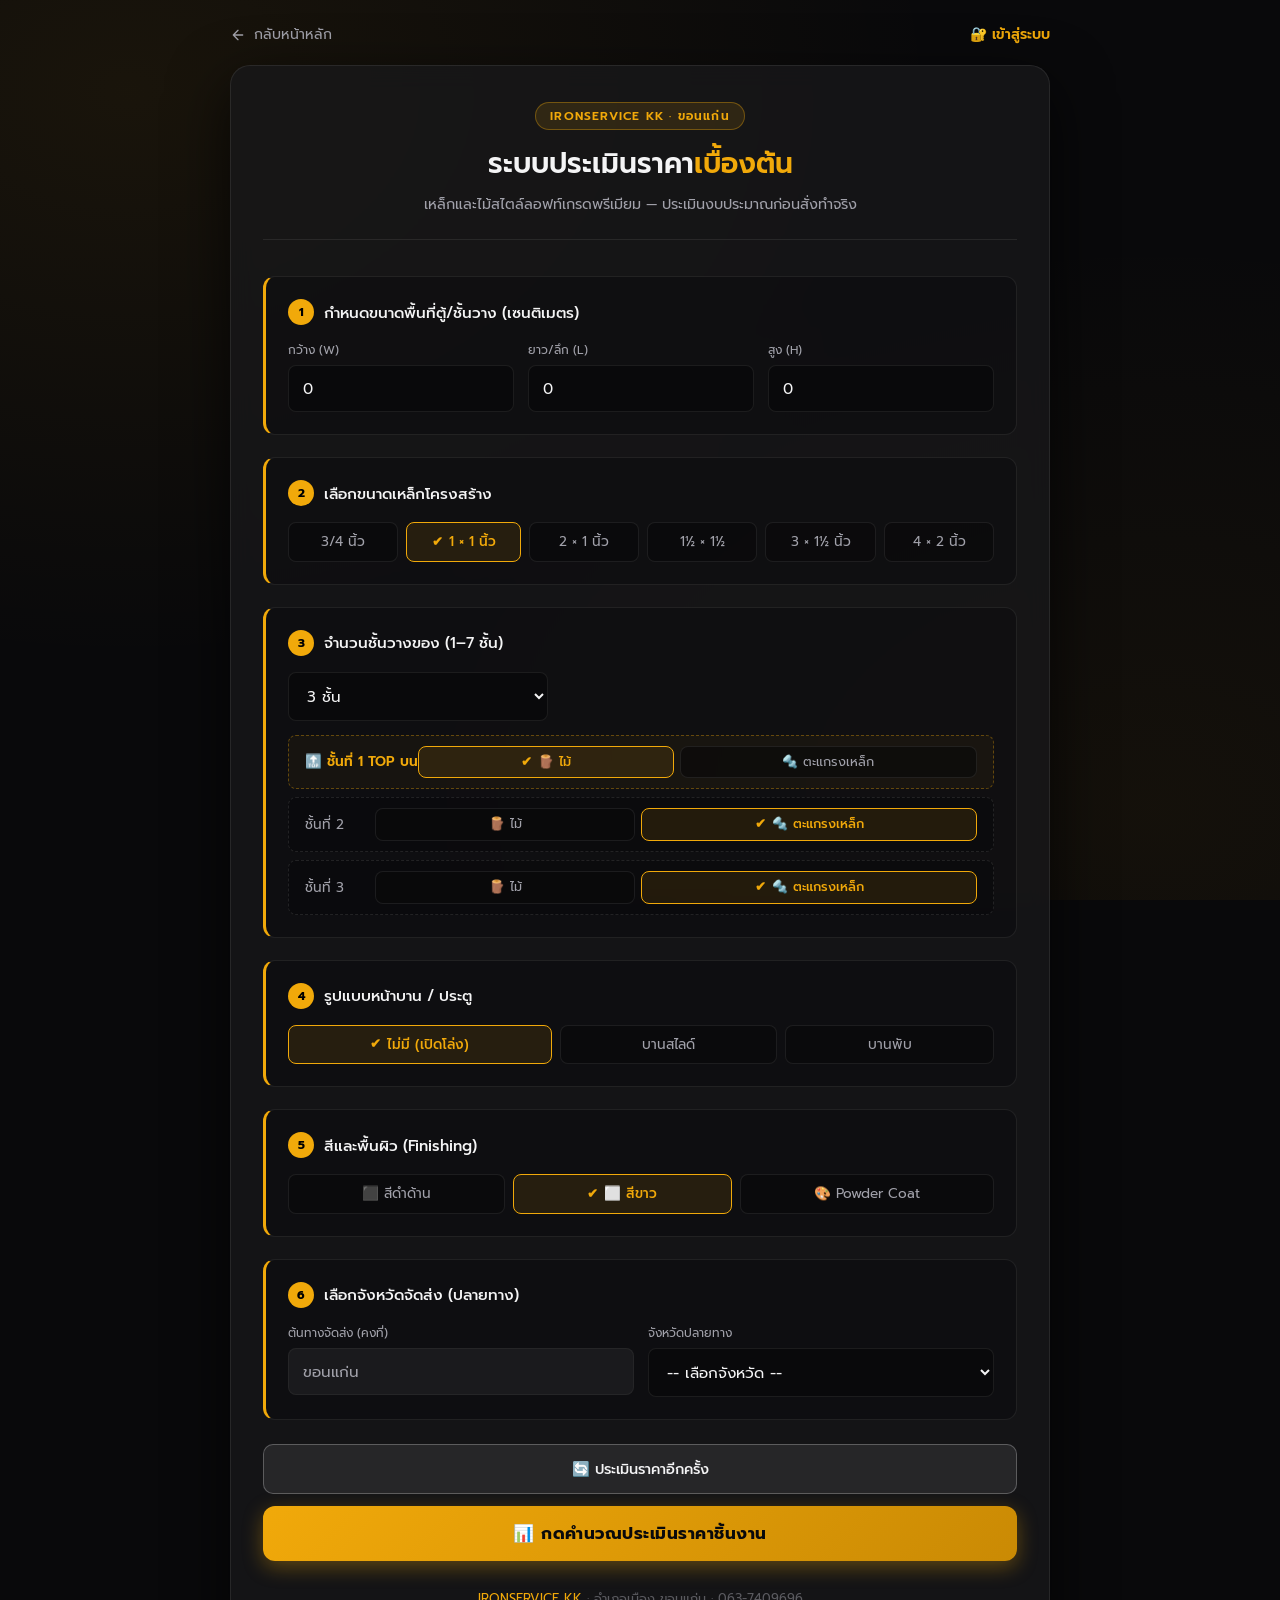
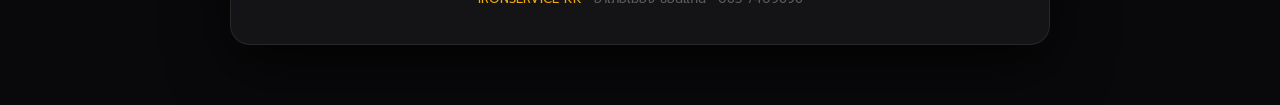
<file: estimate.html>
<!DOCTYPE html>
<html lang="th">
<head>
    <meta charset="UTF-8">
    <meta name="viewport" content="width=device-width, initial-scale=1.0">
    <title>ประเมินราคาสินค้าเบื้องต้น | IRONSERVICE KK</title>
    <meta name="description" content="ระบบประเมินราคาเบื้องต้นสำหรับเฟอร์นิเจอร์เหล็กและไม้สไตล์ลอฟท์เกรดพรีเมียม IRONSERVICE KK ขอนแก่น">
    <link href="https://fonts.googleapis.com/css2?family=Prompt:wght@300;400;500;600&display=swap" rel="stylesheet">
    <style>
        :root {
            --accent: #f1a90a;
            --accent-dark: #ca8a04;
            --accent-hover: #d99200;
            --bg: #09090b;
            --card: #18181b;
            --card-alt: #1e1e23;
            --text: #f4f4f5;
            --text-muted: #a1a1aa;
            --border: rgba(255,255,255,0.08);
            --border-accent: rgba(241, 169, 10, 0.35);
            --glass: rgba(24, 24, 27, 0.75);
        }
        * { box-sizing: border-box; margin: 0; padding: 0; }

        body {
            font-family: 'Prompt', sans-serif;
            background-color: var(--bg);
            background-image:
                radial-gradient(at 10% 10%, rgba(241, 169, 10, 0.07) 0px, transparent 50%),
                radial-gradient(at 90% 90%, rgba(202, 138, 4, 0.06) 0px, transparent 50%);
            background-attachment: fixed;
            color: var(--text);
            padding: 24px 16px 60px;
            min-height: 100vh;
        }

        /* Back button */
        .back-bar {
            max-width: 820px;
            margin: 0 auto 20px;
            display: flex;
            justify-content: space-between;
            align-items: center;
        }
        .back-btn {
            display: inline-flex;
            align-items: center;
            gap: 8px;
            color: var(--text-muted);
            text-decoration: none;
            font-size: 0.875rem;
            transition: color 0.2s;
        }
        .back-btn:hover { color: var(--accent); }
        .back-btn svg { width: 16px; height: 16px; }

        /* Main Card */
        .calc-container {
            max-width: 820px;
            width: 100%;
            margin: 0 auto;
            background: var(--glass);
            backdrop-filter: blur(12px);
            -webkit-backdrop-filter: blur(12px);
            padding: 36px 32px;
            border-radius: 20px;
            border: 1px solid var(--border);
            box-shadow: 0 20px 60px rgba(0,0,0,0.7);
        }

        /* Header */
        .header {
            text-align: center;
            margin-bottom: 36px;
            padding-bottom: 24px;
            border-bottom: 1px solid var(--border);
        }
        .header-badge {
            display: inline-block;
            background: rgba(241, 169, 10, 0.12);
            border: 1px solid var(--border-accent);
            color: var(--accent);
            font-size: 0.75rem;
            font-weight: 600;
            letter-spacing: 0.1em;
            text-transform: uppercase;
            padding: 4px 14px;
            border-radius: 999px;
            margin-bottom: 12px;
        }
        .header h2 {
            color: var(--text);
            font-size: 1.75rem;
            font-weight: 600;
            margin: 0 0 8px;
        }
        .header h2 span { color: var(--accent); }
        .header p { color: var(--text-muted); font-size: 0.9rem; }

        /* Form Group */
        .form-group {
            margin-bottom: 22px;
            background: rgba(0,0,0,0.25);
            padding: 22px;
            border-radius: 12px;
            border: 1px solid var(--border);
            border-left: 3px solid var(--accent);
            transition: border-color 0.2s, box-shadow 0.2s;
        }
        .form-group:hover {
            border-color: var(--border-accent);
            box-shadow: 0 4px 20px rgba(241, 169, 10, 0.06);
        }
        .form-label {
            display: flex;
            align-items: center;
            gap: 10px;
            font-weight: 500;
            margin-bottom: 16px;
            font-size: 0.95rem;
            color: var(--text);
        }
        .step-badge {
            width: 26px;
            height: 26px;
            border-radius: 50%;
            background: var(--accent);
            color: #000;
            font-size: 0.75rem;
            font-weight: 700;
            display: inline-flex;
            align-items: center;
            justify-content: center;
            flex-shrink: 0;
        }

        /* Dimension Inputs */
        .dim-inputs { display: grid; grid-template-columns: repeat(3, 1fr); gap: 14px; }
        .input-box label { font-size: 0.75rem; color: var(--text-muted); display: block; margin-bottom: 6px; }
        .input-box input,
        .input-box select {
            width: 100%;
            background: rgba(9, 9, 11, 0.8);
            border: 1px solid var(--border);
            color: var(--text);
            padding: 11px 14px;
            border-radius: 8px;
            font-family: 'Prompt', sans-serif;
            font-size: 0.95rem;
            outline: none;
            transition: border-color 0.2s, box-shadow 0.2s;
        }
        .input-box input:focus,
        .input-box select:focus {
            border-color: var(--accent);
            box-shadow: 0 0 0 3px rgba(241, 169, 10, 0.15);
        }
        .input-box select option { background: #18181b; }

        /* Radio Buttons */
        .check-group { display: flex; flex-wrap: wrap; gap: 8px; }
        .check-item { position: relative; display: flex; flex-grow: 1; min-width: 110px; }
        .check-item input[type="radio"] { display: none; }
        .check-item label {
            display: flex;
            align-items: center;
            justify-content: center;
            width: 100%;
            background: rgba(9, 9, 11, 0.6);
            border: 1px solid var(--border);
            padding: 10px 12px;
            border-radius: 8px;
            cursor: pointer;
            transition: all 0.2s;
            font-size: 0.85rem;
            color: var(--text-muted);
            user-select: none;
            text-align: center;
            line-height: 1.3;
        }
        .check-item label:hover { border-color: rgba(241,169,10,0.4); color: var(--text); }
        .check-item input[type="radio"]:checked + label {
            border-color: var(--accent);
            color: var(--accent);
            background: rgba(241, 169, 10, 0.1);
            font-weight: 500;
        }
        .check-item input[type="radio"]:checked + label::before {
            content: '✔';
            margin-right: 6px;
            font-weight: bold;
            font-size: 0.8rem;
        }

        /* Shelf rows */
        #shelves-container { margin-top: 14px; display: none; flex-direction: column; gap: 8px; }
        .shelf-row {
            display: flex;
            align-items: center;
            justify-content: space-between;
            background: rgba(9,9,11,0.5);
            padding: 10px 16px;
            border-radius: 8px;
            border: 1px dashed rgba(255,255,255,0.1);
        }
        .shelf-row span { font-size: 0.85rem; color: var(--text-muted); min-width: 70px; }
        .shelf-options { display: flex; gap: 8px; flex-grow: 1; justify-content: flex-end; }

        /* Sub options */
        .sub-options {
            margin-top: 14px;
            padding: 16px;
            background: rgba(9,9,11,0.5);
            border-radius: 8px;
            display: none;
            border-left: 2px dashed var(--border-accent);
        }
        .sub-label { font-size: 0.8rem; color: var(--text-muted); margin-bottom: 10px; display: block; }

        /* Powder Coat Color Swatches */
        .powder-options { margin-top: 14px; display: none; }
        .powder-options .sub-label { margin-bottom: 12px; }
        .color-grid {
            display: grid;
            grid-template-columns: repeat(4, 1fr);
            gap: 8px;
        }
        .color-swatch input[type="radio"] { display: none; }
        .color-swatch label {
            display: flex;
            flex-direction: column;
            align-items: center;
            gap: 6px;
            cursor: pointer;
            padding: 8px 4px;
            border-radius: 10px;
            border: 2px solid transparent;
            transition: all 0.2s;
            font-size: 0.7rem;
            color: var(--text-muted);
            background: rgba(9,9,11,0.4);
            text-align: center;
            line-height: 1.2;
        }
        .color-swatch label:hover { border-color: rgba(241,169,10,0.5); color: var(--text); }
        .color-swatch input[type="radio"]:checked + label {
            border-color: var(--accent);
            color: var(--accent);
            background: rgba(241,169,10,0.08);
        }
        .swatch-dot {
            width: 36px;
            height: 36px;
            border-radius: 50%;
            border: 2px solid rgba(255,255,255,0.12);
            flex-shrink: 0;
        }
        @media (max-width: 500px) {
            .color-grid { grid-template-columns: repeat(3, 1fr); }
        }

        /* Price Range */
        .price-range {
            font-size: 1rem;
            color: var(--text-muted);
            letter-spacing: 0.02em;
            margin-bottom: 4px;
        }
        .price-range span { color: var(--accent); font-weight: 600; }

        /* Result Area */
        .result-area {
            margin-top: 28px;
            text-align: center;
            background: linear-gradient(145deg, rgba(24,24,27,0.9), rgba(9,9,11,0.95));
            padding: 28px;
            border-radius: 16px;
            border: 1px solid var(--border-accent);
            box-shadow: 0 8px 32px rgba(0,0,0,0.8), 0 0 0 1px rgba(241,169,10,0.1);
        }
        .price-label { font-size: 0.8rem; color: var(--text-muted); letter-spacing: 0.05em; text-transform: uppercase; margin-bottom: 6px; }
        .price-value {
            font-size: 2.6rem;
            color: var(--accent);
            font-weight: 600;
            margin: 4px 0 2px;
            line-height: 1.15;
        }
        .price-unit { font-size: 1.1rem; color: var(--text-muted); font-weight: 400; }
        .note { font-size: 0.78rem; color: rgba(161,161,170,0.7); margin: 12px 0 20px; line-height: 1.6; }
        .btn-submit {
            background: linear-gradient(135deg, var(--accent) 0%, var(--accent-dark) 100%);
            color: #09090b;
            border: none;
            padding: 14px 24px;
            font-size: 0.95rem;
            font-weight: 600;
            border-radius: 10px;
            cursor: pointer;
            font-family: 'Prompt', sans-serif;
            transition: all 0.25s;
            width: 100%;
            letter-spacing: 0.03em;
            box-shadow: 0 4px 15px rgba(241, 169, 10, 0.3);
        }
        .btn-submit:hover {
            transform: translateY(-2px);
            box-shadow: 0 8px 25px rgba(241, 169, 10, 0.4);
        }
        .btn-submit:active { transform: translateY(0); }
        .btn-line {
            background: linear-gradient(135deg, #06C755 0%, #05B34C 100%) !important;
            color: #ffffff !important;
            box-shadow: 0 4px 15px rgba(6, 199, 85, 0.3) !important;
        }
        .btn-line:hover {
            box-shadow: 0 8px 25px rgba(6, 199, 85, 0.45) !important;
        }

        /* Cost Breakdown */
        .breakdown {
            margin: 14px 0 18px;
            background: rgba(0,0,0,0.3);
            border-radius: 10px;
            padding: 12px 16px;
            border: 1px solid rgba(255,255,255,0.06);
            text-align: left;
        }
        .breakdown-title {
            font-size: 0.72rem;
            color: var(--text-muted);
            letter-spacing: 0.08em;
            text-transform: uppercase;
            margin-bottom: 8px;
        }
        .bd-row {
            display: flex;
            justify-content: space-between;
            font-size: 0.8rem;
            color: var(--text-muted);
            padding: 3px 0;
            border-bottom: 1px solid rgba(255,255,255,0.04);
        }
        .bd-row:last-child { border-bottom: none; }
        .bd-sub {
            color: rgba(241,169,10,0.75);
            font-weight: 500;
            font-size: 0.78rem;
            margin-top: 2px;
        }

        /* Footer note */
        .brand-footer {
            text-align: center;
            margin-top: 28px;
            font-size: 0.8rem;
            color: rgba(161,161,170,0.5);
        }
        .brand-footer a { color: var(--accent); text-decoration: none; }

        /* Responsive */
        @media (max-width: 600px) {
            .calc-container { padding: 22px 16px; }
            .dim-inputs { grid-template-columns: 1fr 1fr; }
            .dim-inputs .input-box:last-child { grid-column: span 2; }
            .price-value { font-size: 2.2rem; }
            .check-item { min-width: 90px; }
        }

        /* Spinner Loader */
        .spinner {
            border: 3px solid rgba(255,255,255,0.1);
            border-top: 3px solid var(--accent);
            border-radius: 50%;
            width: 30px;
            height: 30px;
            animation: spin 1s linear infinite;
            margin: 0 auto 10px;
        }
        @keyframes spin {
            0% { transform: rotate(0deg); }
            100% { transform: rotate(360deg); }
        }

        /* Modal Overlay */
        .modal-overlay {
            position: fixed;
            top: 0;
            left: 0;
            width: 100%;
            height: 100%;
            background: rgba(9, 9, 11, 0.85);
            backdrop-filter: blur(12px);
            -webkit-backdrop-filter: blur(12px);
            display: flex;
            align-items: flex-start; /* Fix vertical overflow cutting off buttons on mobile */
            justify-content: center;
            z-index: 1000;
            opacity: 0;
            pointer-events: none;
            transition: opacity 0.3s ease;
            overflow-y: auto;
            padding: 40px 16px;
        }
        
        .modal-overlay.active {
            opacity: 1;
            pointer-events: auto;
        }

        .modal-overlay .result-area {
            position: relative;
            margin: 40px auto; /* Ensure spacing on top and bottom so it is scrollable and centered */
            max-width: 580px;
            width: 100%;
            transform: scale(0.9) translateY(30px);
            transition: transform 0.4s cubic-bezier(0.34, 1.56, 0.64, 1);
            box-shadow: 0 20px 60px rgba(0,0,0,0.8), 0 0 0 1px var(--border-accent);
        }
        
        .modal-overlay.active .result-area {
            transform: scale(1) translateY(0);
        }

        /* Modal Close Button */
        .modal-close {
            position: absolute;
            top: 16px;
            right: 16px;
            background: rgba(255, 255, 255, 0.05);
            border: 1px solid rgba(255, 255, 255, 0.1);
            color: var(--text-muted);
            cursor: pointer;
            width: 36px;
            height: 36px;
            border-radius: 50%;
            display: flex;
            align-items: center;
            justify-content: center;
            transition: all 0.25s ease;
            z-index: 100;
        }
        
        .modal-close:hover {
            background: rgba(241, 169, 10, 0.15);
            border-color: var(--border-accent);
            color: var(--accent);
            transform: rotate(90deg);
        }
        
        .modal-close svg {
            width: 18px;
            height: 18px;
        }

        /* Scrollbar customization for the result modal overlay */
        .modal-overlay::-webkit-scrollbar {
            width: 8px;
        }
        .modal-overlay::-webkit-scrollbar-track {
            background: rgba(0, 0, 0, 0.2);
        }
        .modal-overlay::-webkit-scrollbar-thumb {
            background: rgba(255, 255, 255, 0.1);
            border-radius: 10px;
        }
        .modal-overlay::-webkit-scrollbar-thumb:hover {
            background: var(--accent);
        }

        /* Secondary Button (Recalculate) */
        .btn-secondary {
            margin-bottom: 12px;
            width: 100%;
            padding: 13px;
            background: rgba(255, 255, 255, 0.08); /* Brighter background */
            border: 1px solid rgba(255, 255, 255, 0.25); /* Brighter border */
            color: var(--text); /* Higher contrast text color */
            font-size: 0.9rem;
            font-weight: 500;
            border-radius: 10px;
            cursor: pointer;
            transition: all 0.25s ease;
            font-family: 'Prompt', sans-serif;
            display: flex;
            align-items: center;
            justify-content: center;
            gap: 8px;
        }
        
        .btn-secondary:hover {
            border-color: var(--border-accent);
            color: var(--accent);
            background: rgba(241, 169, 10, 0.1);
            box-shadow: 0 4px 15px rgba(241, 169, 10, 0.05);
        }

        /* Modal Summary Grid */
        .modal-summary-grid {
            display: grid;
            grid-template-columns: repeat(5, 1fr);
            gap: 10px;
            margin: 16px 0 20px;
            background: rgba(0, 0, 0, 0.25);
            padding: 12px;
            border-radius: 12px;
            border: 1px solid rgba(255, 255, 255, 0.05);
        }
        
        .summary-item, .summary-itemHighlight {
            display: flex;
            flex-direction: column;
            align-items: center;
            justify-content: center;
            padding: 8px;
            border-radius: 8px;
        }
        
        .summary-itemHighlight {
            background: rgba(241, 169, 10, 0.08);
            border: 1px solid rgba(241, 169, 10, 0.2);
        }
        
        .summary-label {
            font-size: 0.72rem;
            color: var(--text-muted);
            margin-bottom: 4px;
        }
        
        .summary-labelHighlight {
            font-size: 0.72rem;
            color: var(--accent);
            font-weight: 500;
            margin-bottom: 4px;
        }
        
        .summary-val {
            font-size: 0.9rem;
            font-weight: 500;
            color: var(--text);
        }
        
        .summary-valHighlight {
            font-size: 0.95rem;
            font-weight: 600;
            color: var(--accent);
        }
        
        @media (max-width: 500px) {
            .modal-summary-grid {
                grid-template-columns: 1fr;
                gap: 8px;
            }
            .summary-item, .summary-itemHighlight {
                flex-direction: row;
                justify-content: space-between;
                padding: 10px 14px;
                width: 100%;
            }
            .summary-label, .summary-labelHighlight {
                margin-bottom: 0;
            }
        }
    </style>
</head>
<body>

<div class="back-bar">
    <a href="index.html" class="back-btn">
        <svg viewBox="0 0 24 24" fill="none"><path d="M19 12H5M5 12l7 7M5 12l7-7" stroke="currentColor" stroke-width="2" stroke-linecap="round"/></svg>
        กลับหน้าหลัก
    </a>
    <div id="user-header-status" style="font-size: 0.85rem; display: flex; align-items: center; gap: 12px;">
        <!-- Injected dynamically -->
    </div>
</div>

<div class="calc-container">
    <div class="header">
        <div class="header-badge">IRONSERVICE KK · ขอนแก่น</div>
        <h2>ระบบประเมินราคา<span>เบื้องต้น</span></h2>
        <p>เหล็กและไม้สไตล์ลอฟท์เกรดพรีเมียม — ประเมินงบประมาณก่อนสั่งทำจริง</p>
    </div>

    <div class="form-group">
        <label class="form-label">
            <span class="step-badge">1</span>
            กำหนดขนาดพื้นที่ตู้/ชั้นวาง (เซนติเมตร)
        </label>
        <div class="dim-inputs">
            <div class="input-box">
                <label>กว้าง (W)</label>
                <input type="number" id="dim_w" placeholder="เช่น 120" value="0" oninput="calculate()">
            </div>
            <div class="input-box">
                <label>ยาว/ลึก (L)</label>
                <input type="number" id="dim_l" placeholder="เช่น 40" value="0" oninput="calculate()">
            </div>
            <div class="input-box">
                <label>สูง (H)</label>
                <input type="number" id="dim_h" placeholder="เช่น 200" value="0" oninput="calculate()">
            </div>
        </div>
    </div>

    <div class="form-group">
        <label class="form-label">
            <span class="step-badge">2</span>
            เลือกขนาดเหล็กโครงสร้าง
        </label>
        <div class="check-group">
            <div class="check-item"><input type="radio" name="steel" id="s1" value="0.8" onchange="calculate()"><label for="s1">3/4 นิ้ว</label></div>
            <div class="check-item"><input type="radio" name="steel" id="s2" value="1.0" checked onchange="calculate()"><label for="s2">1 × 1 นิ้ว</label></div>
            <div class="check-item"><input type="radio" name="steel" id="s3" value="1.2" onchange="calculate()"><label for="s3">2 × 1 นิ้ว</label></div>
            <div class="check-item"><input type="radio" name="steel" id="s4" value="1.4" onchange="calculate()"><label for="s4">1½ × 1½</label></div>
            <div class="check-item"><input type="radio" name="steel" id="s5" value="1.6" onchange="calculate()"><label for="s5">3 × 1½ นิ้ว</label></div>
            <div class="check-item"><input type="radio" name="steel" id="s6" value="1.8" onchange="calculate()"><label for="s6">4 × 2 นิ้ว</label></div>
        </div>
    </div>

    <div class="form-group">
        <label class="form-label">
            <span class="step-badge">3</span>
            จำนวนชั้นวางของ (1–7 ชั้น)
        </label>
        <div class="input-box" style="max-width: 260px;">
            <select id="layer_count" onchange="generateShelves(); calculate()">
                <option value="0">-- ระบุจำนวนชั้น --</option>
                <option value="1">1 ชั้น</option>
                <option value="2">2 ชั้น</option>
                <option value="3" selected>3 ชั้น</option>
                <option value="4">4 ชั้น</option>
                <option value="5">5 ชั้น</option>
                <option value="6">6 ชั้น</option>
                <option value="7">7 ชั้น</option>
            </select>
        </div>
        <div id="shelves-container"></div>
    </div>

    <div class="form-group">
        <label class="form-label">
            <span class="step-badge">4</span>
            รูปแบบหน้าบาน / ประตู
        </label>
        <div class="check-group">
            <div class="check-item"><input type="radio" name="door" id="d_none" value="none" checked onchange="toggleDoorOptions(); calculate()"><label for="d_none">ไม่มี (เปิดโล่ง)</label></div>
            <div class="check-item"><input type="radio" name="door" id="d_slide" value="slide" onchange="toggleDoorOptions(); calculate()"><label for="d_slide">บานสไลด์</label></div>
            <div class="check-item"><input type="radio" name="door" id="d_hinge" value="hinge" onchange="toggleDoorOptions(); calculate()"><label for="d_hinge">บานพับ</label></div>
        </div>
        <div class="sub-options" id="door-count-options">
            <span class="sub-label">ระบุจำนวนบาน:</span>
            <div class="check-group">
                <div class="check-item"><input type="radio" name="doorCount" id="h1" value="1" checked onchange="calculate()"><label for="h1">บานเดียว</label></div>
                <div class="check-item"><input type="radio" name="doorCount" id="h2" value="2" onchange="calculate()"><label for="h2">บานคู่</label></div>
                <div class="check-item"><input type="radio" name="doorCount" id="h3" value="3" onchange="calculate()"><label for="h3">3 บาน</label></div>
            </div>
        </div>
        <div class="sub-options" id="cover-options" style="display: none; margin-top: 15px; padding-top: 15px; border-top: 1px solid rgba(255,255,255,0.05);">
            <!-- ปิดข้าง ซ้าย-ขวา -->
            <span class="sub-label">ปิดข้าง ซ้าย-ขวา:</span>
            <div class="check-group" style="margin-bottom: 12px;">
                <div class="check-item"><input type="radio" name="coverSide" id="cvs_none" value="none" checked onchange="calculate()"><label for="cvs_none">ไม่ปิด (โล่ง)</label></div>
                <div class="check-item"><input type="radio" name="coverSide" id="cvs_wood" value="wood" onchange="calculate()"><label for="cvs_wood">🪵 ไม้</label></div>
                <div class="check-item"><input type="radio" name="coverSide" id="cvs_steel" value="steel" onchange="calculate()"><label for="cvs_steel">⬛ แผ่นเรียบเหล็ก</label></div>
                <div class="check-item"><input type="radio" name="coverSide" id="cvs_mesh" value="mesh" onchange="calculate()"><label for="cvs_mesh">🔩 ตะแกรงเหล็ก</label></div>
                <div class="check-item"><input type="radio" name="coverSide" id="cvs_metal" value="metal" onchange="calculate()"><label for="cvs_metal">🏠 เมทัลชีท</label></div>
            </div>

            <!-- ปิดหลัง -->
            <span class="sub-label">ปิดหลัง:</span>
            <div class="check-group" style="margin-bottom: 12px;">
                <div class="check-item"><input type="radio" name="coverBack" id="cvb_none" value="none" checked onchange="calculate()"><label for="cvb_none">ไม่ปิด (โล่ง)</label></div>
                <div class="check-item"><input type="radio" name="coverBack" id="cvb_wood" value="wood" onchange="calculate()"><label for="cvb_wood">🪵 ไม้</label></div>
                <div class="check-item"><input type="radio" name="coverBack" id="cvb_steel" value="steel" onchange="calculate()"><label for="cvb_steel">⬛ แผ่นเรียบเหล็ก</label></div>
                <div class="check-item"><input type="radio" name="coverBack" id="cvb_mesh" value="mesh" onchange="calculate()"><label for="cvb_mesh">🔩 ตะแกรงเหล็ก</label></div>
                <div class="check-item"><input type="radio" name="coverBack" id="cvb_metal" value="metal" onchange="calculate()"><label for="cvb_metal">🏠 เมทัลชีท</label></div>
            </div>

            <!-- ปิดบาน -->
            <span class="sub-label">ปิดบาน (วัสดุหน้าบาน):</span>
            <div class="check-group">
                <div class="check-item"><input type="radio" name="coverDoor" id="cvd_none" value="none" checked onchange="calculate()"><label for="cvd_none">ไม่ปิด (โล่ง)</label></div>
                <div class="check-item"><input type="radio" name="coverDoor" id="cvd_wood" value="wood" onchange="calculate()"><label for="cvd_wood">🪵 ไม้</label></div>
                <div class="check-item"><input type="radio" name="coverDoor" id="cvd_steel" value="steel" onchange="calculate()"><label for="cvd_steel">⬛ แผ่นเรียบเหล็ก</label></div>
                <div class="check-item"><input type="radio" name="coverDoor" id="cvd_mesh" value="mesh" onchange="calculate()"><label for="cvd_mesh">🔩 ตะแกรงเหล็ก</label></div>
                <div class="check-item"><input type="radio" name="coverDoor" id="cvd_metal" value="metal" onchange="calculate()"><label for="cvd_metal">🏠 เมทัลชีท</label></div>
            </div>
        </div>
    </div>

    <div class="form-group">
        <label class="form-label">
            <span class="step-badge">5</span>
            สีและพื้นผิว (Finishing)
        </label>
        <div class="check-group">
            <div class="check-item"><input type="radio" name="color" id="c_black" value="0" onchange="togglePowderOptions(); calculate()"><label for="c_black">⬛ สีดำด้าน</label></div>
            <div class="check-item"><input type="radio" name="color" id="c_white" value="0" checked onchange="togglePowderOptions(); calculate()"><label for="c_white">⬜ สีขาว</label></div>
            <div class="check-item"><input type="radio" name="color" id="c_powder" value="1500" onchange="togglePowderOptions(); calculate()"><label for="c_powder">🎨 Powder Coat</label></div>
        </div>
        <!-- Powder Coat Color Picker -->
        <div class="powder-options" id="powder-options">
            <span class="sub-label">เลือกสี Powder Coat:</span>
            <div class="color-grid">
                <div class="color-swatch"><input type="radio" name="powderColor" id="pc_sw" value="Smooth White" checked onchange="calculate()"><label for="pc_sw"><span class="swatch-dot" style="background:#f0f0f0;"></span>Smooth White</label></div>
                <div class="color-swatch"><input type="radio" name="powderColor" id="pc_sdw" value="Sand White" onchange="calculate()"><label for="pc_sdw"><span class="swatch-dot" style="background:#e8e0d0;"></span>Sand White</label></div>
                <div class="color-swatch"><input type="radio" name="powderColor" id="pc_ch" value="Champagne" onchange="calculate()"><label for="pc_ch"><span class="swatch-dot" style="background:#c8b89a;"></span>Champagne</label></div>
                <div class="color-swatch"><input type="radio" name="powderColor" id="pc_rn" value="Rainy" onchange="calculate()"><label for="pc_rn"><span class="swatch-dot" style="background:#b0bec5;"></span>Rainy</label></div>
                <div class="color-swatch"><input type="radio" name="powderColor" id="pc_sg" value="Sand Gray" onchange="calculate()"><label for="pc_sg"><span class="swatch-dot" style="background:#6b6b6b;"></span>Sand Gray</label></div>
                <div class="color-swatch"><input type="radio" name="powderColor" id="pc_sb" value="Sand Black" onchange="calculate()"><label for="pc_sb"><span class="swatch-dot" style="background:#2c2c2c;"></span>Sand Black</label></div>
                <div class="color-swatch"><input type="radio" name="powderColor" id="pc_br" value="Brown" onchange="calculate()"><label for="pc_br"><span class="swatch-dot" style="background:#7b4f2e;"></span>Brown</label></div>
                <div class="color-swatch"><input type="radio" name="powderColor" id="pc_yl" value="Yellow" onchange="calculate()"><label for="pc_yl"><span class="swatch-dot" style="background:#f5c300;"></span>Yellow</label></div>
                <div class="color-swatch"><input type="radio" name="powderColor" id="pc_rd" value="Red" onchange="calculate()"><label for="pc_rd"><span class="swatch-dot" style="background:#b83232;"></span>Red</label></div>
                <div class="color-swatch"><input type="radio" name="powderColor" id="pc_db" value="Deep Blue" onchange="calculate()"><label for="pc_db"><span class="swatch-dot" style="background:#1a3a6b;"></span>Deep Blue</label></div>
                <div class="color-swatch"><input type="radio" name="powderColor" id="pc_gr" value="Green" onchange="calculate()"><label for="pc_gr"><span class="swatch-dot" style="background:#2d7a3a;"></span>Green</label></div>
                <div class="color-swatch"><input type="radio" name="powderColor" id="pc_bk" value="Black" onchange="calculate()"><label for="pc_bk"><span class="swatch-dot" style="background:#111111;"></span>Black</label></div>
            </div>
        </div>
    </div>

    <div class="form-group">
        <label class="form-label">
            <span class="step-badge">6</span>
            เลือกจังหวัดจัดส่ง (ปลายทาง)
        </label>
        <div style="display: grid; grid-template-columns: repeat(auto-fit, minmax(140px, 1fr)); gap: 14px;">
            <div class="input-box">
                <label>ต้นทางจัดส่ง (คงที่)</label>
                <input type="text" value="ขอนแก่น" readonly style="background: rgba(255, 255, 255, 0.05); color: var(--text-muted); cursor: not-allowed; border-color: rgba(255, 255, 255, 0.05);">
            </div>
            <div class="input-box">
                <label>จังหวัดปลายทาง</label>
                <select id="dest_province" onchange="calculate()">
                    <option value="" selected disabled>-- เลือกจังหวัด --</option>
                    <option value="กระบี่">กระบี่</option>
                    <option value="กรุงเทพมหานคร">กรุงเทพมหานคร</option>
                    <option value="กาญจนบุรี">กาญจนบุรี</option>
                    <option value="กาฬสินธุ์">กาฬสินธุ์</option>
                    <option value="กำแพงเพชร">กำแพงเพชร</option>
                    <option value="ขอนแก่น">ขอนแก่น</option>
                    <option value="จันทบุรี">จันทบุรี</option>
                    <option value="ฉะเชิงเทรา">ฉะเชิงเทรา</option>
                    <option value="ชลบุรี">ชลบุรี</option>
                    <option value="ชัยนาท">ชัยนาท</option>
                    <option value="ชัยภูมิ">ชัยภูมิ</option>
                    <option value="ชุมพร">ชุมพร</option>
                    <option value="เชียงราย">เชียงราย</option>
                    <option value="เชียงใหม่">เชียงใหม่</option>
                    <option value="ตรัง">ตรัง</option>
                    <option value="ตราด">ตราด</option>
                    <option value="ตาก">ตาก</option>
                    <option value="นครนายก">นครนายก</option>
                    <option value="นครปฐม">นครปฐม</option>
                    <option value="นครพนม">นครพนม</option>
                    <option value="นครราชสีมา">นครราชสีมา</option>
                    <option value="นครศรีธรรมราช">นครศรีธรรมราช</option>
                    <option value="นครสวรรค์">นครสวรรค์</option>
                    <option value="นนทบุรี">นนทบุรี</option>
                    <option value="นราธิวาส">นราธิวาส</option>
                    <option value="น่าน">น่าน</option>
                    <option value="บึงกาฬ">บึงกาฬ</option>
                    <option value="บุรีรัมย์">บุรีรัมย์</option>
                    <option value="ปทุมธานี">ปทุมธานี</option>
                    <option value="ประจวบคีรีขันธ์">ประจวบคีรีขันธ์</option>
                    <option value="ปราจีนบุรี">ปราจีนบุรี</option>
                    <option value="ปัตตานี">ปัตตานี</option>
                    <option value="พระนครศรีอยุธยา">พระนครศรีอยุธยา</option>
                    <option value="พะเยา">พะเยา</option>
                    <option value="พังงา">พังงา</option>
                    <option value="พัทลุง">พัทลุง</option>
                    <option value="พิจิตร">พิจิตร</option>
                    <option value="พิษณุโลก">พิษณุโลก</option>
                    <option value="เพชรบุรี">เพชรบุรี</option>
                    <option value="เพชรบูรณ์">เพชรบูรณ์</option>
                    <option value="แพร่">แพร่</option>
                    <option value="ภูเก็ต">ภูเก็ต</option>
                    <option value="มหาสารคาม">มหาสารคาม</option>
                    <option value="มุกดาหาร">มุกดาหาร</option>
                    <option value="แม่ฮ่องสอน">แม่ฮ่องสอน</option>
                    <option value="ยโสธร">ยโสธร</option>
                    <option value="ยะลา">ยะลา</option>
                    <option value="ร้อยเอ็ด">ร้อยเอ็ด</option>
                    <option value="ระนอง">ระนอง</option>
                    <option value="ระยอง">ระยอง</option>
                    <option value="ราชบุรี">ราชบุรี</option>
                    <option value="ลพบุรี">ลพบุรี</option>
                    <option value="ลำปาง">ลำปาง</option>
                    <option value="ลำพูน">ลำพูน</option>
                    <option value="เลย">เลย</option>
                    <option value="ศรีสะเกษ">ศรีสะเกษ</option>
                    <option value="สกลนคร">สกลนคร</option>
                    <option value="สงขลา">สงขลา</option>
                    <option value="สตูล">สตูล</option>
                    <option value="สมุทรปราการ">สมุทรปราการ</option>
                    <option value="สมุทรสงคราม">สมุทรสงคราม</option>
                    <option value="สมุทรสาคร">สมุทรสาคร</option>
                    <option value="สระแก้ว">สระแก้ว</option>
                    <option value="สระบุรี">สระบุรี</option>
                    <option value="สิงห์บุรี">สิงห์บุรี</option>
                    <option value="สุโขทัย">สุโขทัย</option>
                    <option value="สุพรรณบุรี">สุพรรณบุรี</option>
                    <option value="สุราษฎร์ธานี">สุราษฎร์ธานี</option>
                    <option value="สุรินทร์">สุรินทร์</option>
                    <option value="หนองคาย">หนองคาย</option>
                    <option value="หนองบัวลำภู">หนองบัวลำภู</option>
                    <option value="อ่างทอง">อ่างทอง</option>
                    <option value="อุดรธานี">อุดรธานี</option>
                    <option value="อุตรดิตถ์">อุตรดิตถ์</option>
                    <option value="อุทัยธานี">อุทัยธานี</option>
                    <option value="อุบลราชธานี">อุบลราชธานี</option>
                    <option value="อำนาจเจริญ">อำนาจเจริญ</option>
                </select>
            </div>
        </div>
    </div>

    <!-- Button to Reset / Estimate Again -->
    <div style="margin: 24px 0 0;">
        <button type="button" class="btn-secondary" onclick="resetForm()" style="margin-bottom: 0;">
            🔄 ประเมินราคาอีกครั้ง
        </button>
    </div>

    <!-- Real-time weight preview -->
    <div id="realtime-weight-preview" style="text-align: center; margin: 16px 0 8px; font-size: 0.9rem; color: var(--text-muted); display: none; background: rgba(255, 255, 255, 0.02); padding: 10px; border-radius: 10px; border: 1px solid var(--border); transition: all 0.3s ease;">
        ⚖️ น้ำหนักตู้ประมาณการ: <span id="rt-weight" style="color: var(--accent); font-weight: 600;">0.0</span> กก.
        <span style="font-size: 0.75rem; color: var(--text-muted); display: block; margin-top: 2px;">(คำนวณจากสเปกเหล็กและแผ่นวัสดุประกอบ)</span>
    </div>

    <!-- Button to Calculate Price -->
    <div style="margin: 12px 0 16px;">
        <button type="button" class="btn-submit" id="btn-calculate" onclick="calculateAndShow()" style="background: linear-gradient(135deg, var(--accent) 0%, var(--accent-dark) 100%); color: #09090b; font-size: 1.05rem; font-weight: 700; padding: 15px 30px; border-radius: 12px; box-shadow: 0 6px 20px rgba(241, 169, 10, 0.35); border: none; cursor: pointer; width: 100%; letter-spacing: 0.03em; transition: all 0.25s;">
            📊 กดคำนวณประเมินราคาชิ้นงาน
        </button>
    </div>

    <div class="brand-footer">
        <a href="index.html">IRONSERVICE KK</a> · อำเภอเมือง ขอนแก่น · 063-7409696
    </div>
</div>

<!-- Result Modal Overlay -->
<div id="result-modal" class="modal-overlay" onclick="closeModalOnOverlay(event)">
    <div class="result-area">
        <button type="button" class="modal-close" onclick="closeModal()" aria-label="Close modal">
            <svg viewBox="0 0 24 24" stroke="currentColor" stroke-width="2" fill="none" stroke-linecap="round" stroke-linejoin="round">
                <line x1="18" y1="6" x2="6" y2="18"></line>
                <line x1="6" y1="6" x2="18" y2="18"></line>
            </svg>
        </button>
        <div class="price-label" style="margin-bottom: 16px;">สรุปรายละเอียดราคาทั้งหมด</div>
        
        <div style="display: flex; flex-direction: column; gap: 8px; margin: 0 auto 24px; max-width: 480px; text-align: left;">
            <div style="display: flex; justify-content: space-between; align-items: center; border-bottom: 1px solid rgba(255,255,255,0.06); padding-bottom: 8px;">
                <span style="font-size: 0.9rem; color: var(--text-muted);">💵 ราคาสินค้า (รวม VAT)</span>
                <span style="font-size: 1.3rem; color: var(--text); font-weight: 600;">฿ <span id="totalPrice">0</span></span>
            </div>
            <div style="display: flex; justify-content: space-between; align-items: center; border-bottom: 1px solid rgba(255,255,255,0.06); padding-bottom: 8px;">
                <div style="display: flex; flex-direction: column;">
                    <span style="font-size: 0.9rem; color: var(--text-muted);">⚖️ น้ำหนักตู้รวม (ประมาณการ)</span>
                    <span style="font-size: 0.72rem; color: var(--text-muted);" id="modal-weight-detail">โครงเหล็ก 0.0 กก. + แผ่น/แผง 0.0 กก.</span>
                </div>
                <span style="font-size: 1.3rem; color: var(--text); font-weight: 600;"><span id="modal-total-weight">0.0</span> กก.</span>
            </div>
            <div style="display: flex; justify-content: space-between; align-items: center; border-bottom: 1px solid rgba(255,255,255,0.06); padding-bottom: 8px;">
                <div style="display: flex; flex-direction: column;">
                    <span style="font-size: 0.9rem; color: var(--text-muted);">🚚 ค่าจัดส่ง + แพ็คเกจ (Nim Express)</span>
                    <span style="font-size: 0.72rem; color: var(--text-muted); margin-top: 2px;">(ราคาประเมินเบื้องต้นอาจถูกกว่าหรือแพงกว่า ต้องให้แอดมินประเมินให้อีกครั้ง)</span>
                </div>
                <span style="font-size: 1.3rem; color: var(--text); font-weight: 600;" id="modal-shipping-container">฿ <span id="modal-shipping-price">0</span></span>
            </div>
            <div style="display: flex; justify-content: space-between; align-items: center; background: rgba(241, 169, 10, 0.08); border: 1px solid rgba(241, 169, 10, 0.25); padding: 12px 16px; border-radius: 10px; margin-top: 4px;">
                <span style="font-size: 0.95rem; color: var(--accent); font-weight: 600;">💰 ยอดรวมทั้งสิ้น</span>
                <span style="font-size: 2rem; color: var(--accent); font-weight: 700;">฿ <span id="combinedPrice">0</span></span>
            </div>
        </div>

        <!-- Spec & Price Summary Grid -->
        <div class="modal-summary-grid">
            <div class="summary-item">
                <span class="summary-label">ขนาดชิ้นงาน</span>
                <span class="summary-val" id="summary-dimensions">120 × 40 × 180 cm</span>
            </div>
            <div class="summary-item">
                <span class="summary-label">น้ำหนักสินค้า</span>
                <span class="summary-val" id="summary-weight">0.0 กก.</span>
            </div>
            <div class="summary-item">
                <span class="summary-label">ค่าส่ง + แพ็คเกจ</span>
                <span class="summary-val" id="summary-shipping">฿ 0</span>
            </div>
            <div class="summary-item">
                <span class="summary-label">ราคาสินค้า (รวม VAT)</span>
                <span class="summary-val" id="summary-total">฿ 0</span>
            </div>
            <div class="summary-itemHighlight">
                <span class="summary-labelHighlight">ยอดรวมทั้งสิ้น</span>
                <span class="summary-valHighlight" id="summary-combined">฿ 0</span>
            </div>
        </div>

        <!-- Shipping Warning Banner -->
        <div id="shipping-warning" style="display: none; background: rgba(239, 68, 68, 0.12); border: 1px solid rgba(239, 68, 68, 0.25); color: #f87171; padding: 10px 14px; border-radius: 10px; font-size: 0.8rem; margin: 0 0 16px; text-align: center; font-weight: 500; line-height: 1.4; border-left: 4px solid #ef4444;">
            ⚠️ ทางร้านใช้ขนส่ง Nim Express (หากสินค้าเกินขนาดขนส่ง ต้องรับเองที่ DC คลังสินค้าปลายทาง)
        </div>

        <!-- Hidden Breakdown (safely matches JS code references) -->
        <div id="breakdown" style="display: none;"></div>
        <div class="note">
            * ราคานี้เป็นการประเมินโครงสร้างเบื้องต้นเพื่อประกอบการตัดสินใจ<br>
            เมื่อยืนยันออเดอร์ ทีมงานจะทำแบบ 3D และเสนอราคาสุทธิให้อีกครั้ง (มัดจำ 50%)
        </div>
        <button type="button" class="btn-secondary" onclick="closeModal()" style="margin-bottom: 8px;">
            แก้ไขสเปกชิ้นงาน
        </button>
        <div style="display: flex; flex-direction: column; gap: 8px; width: 100%;">
            <button class="btn-submit btn-line" id="submitBtn" onclick="handleSubmit('spec')" style="margin-bottom: 0;">
                💬 ส่งข้อมูลสอบถามแอดมิน/สั่งซื้อ
            </button>
            <button class="btn-submit" id="quoteBtn" onclick="handleSubmit('quote')">
                📋 ขอใบเสนอราคาเบื้องต้น
            </button>
        </div>
    </div>
</div>

<script>
    function generateShelves() {
        const num = parseInt(document.getElementById('layer_count').value);
        const container = document.getElementById('shelves-container');
        if (!num) {
            container.style.display = 'none';
            container.innerHTML = '';
            return;
        }
        container.style.display = 'flex';
        container.innerHTML = '';
        for (let j = 1; j <= num; j++) {
            const physicalIndex = num - j + 1;
            const isTop = (physicalIndex === num);
            const label = isTop ? '🔝 ชั้นที่ 1 TOP บน' : `ชั้นที่ ${j}`;
            const rowStyle = isTop ? 'border-color: rgba(241,169,10,0.35); background: rgba(241,169,10,0.04);' : '';
            const labelStyle = isTop ? 'color: var(--accent); font-weight:600;' : '';
            container.innerHTML += `
                <div class="shelf-row" style="${rowStyle}">
                    <span style="${labelStyle}">${label}</span>
                    <div class="shelf-options check-group" style="gap:6px;">
                        <div class="check-item" style="min-width:80px;">
                            <input type="radio" name="tier${physicalIndex}" id="t${physicalIndex}_wood" value="wood" ${isTop ? 'checked' : ''} onchange="calculate()">
                            <label for="t${physicalIndex}_wood" style="padding:7px 10px;font-size:0.8rem;">🪵 ไม้</label>
                        </div>
                        <div class="check-item" style="min-width:110px;">
                            <input type="radio" name="tier${physicalIndex}" id="t${physicalIndex}_mesh" value="mesh" ${!isTop ? 'checked' : ''} onchange="calculate()">
                            <label for="t${physicalIndex}_mesh" style="padding:7px 10px;font-size:0.8rem;">🔩 ตะแกรงเหล็ก</label>
                        </div>
                    </div>
                </div>`;
        }
    }

    function toggleDoorOptions() {
        const doorType = document.querySelector('input[name="door"]:checked').value;
        document.getElementById('door-count-options').style.display = doorType !== 'none' ? 'block' : 'none';
        document.getElementById('cover-options').style.display = doorType !== 'none' ? 'block' : 'none';
    }

    function togglePowderOptions() {
        const colorType = document.querySelector('input[name="color"]:checked').id;
        document.getElementById('powder-options').style.display = (colorType === 'c_powder') ? 'block' : 'none';
    }



    function drawCabinet() {
        const canvas = document.getElementById('sketch-canvas');
        if (!canvas) return;
        const ctx = canvas.getContext('2d');
        const cx = canvas.width / 2;
        
        // Fill canvas with SketchUp-style Sage Green background
        ctx.fillStyle = '#9cbd97';
        ctx.fillRect(0, 0, canvas.width, canvas.height);
        
        // Get user specs
        const w = parseFloat(document.getElementById('dim_w').value) || 120;
        const l = parseFloat(document.getElementById('dim_l').value) || 40;
        const h = parseFloat(document.getElementById('dim_h').value) || 100;
        const tiers = parseInt(document.getElementById('layer_count').value) || 3;
        
        // Calculate scaling factor to fit the viewport nicely
        const maxDim = Math.max(w, l, h);
        let scale = 1.3;
        if (maxDim > 0) {
            scale = Math.min(180 / w, 180 / l, 260 / h);
        }
        
        const adjustedCy = (canvas.height / 2) + (h * scale / 2) - 30;

        function project3D(x3d, y3d, z3d) {
            // Isometric math
            const x2d = cx + (x3d * 0.866 - y3d * 0.866) * scale;
            const y2d = adjustedCy - (z3d - (x3d * 0.5 + y3d * 0.5)) * scale;
            return { x: x2d, y: y2d };
        }

        // Draw standard SketchUp grid lines on floor (z=0)
        ctx.strokeStyle = 'rgba(0, 0, 0, 0.05)';
        ctx.lineWidth = 1;
        for (let i = -6; i <= 8; i++) {
            ctx.beginPath();
            let p1 = project3D(-150, i * 40, 0);
            let p2 = project3D(w + 150, i * 40, 0);
            ctx.moveTo(p1.x, p1.y);
            ctx.lineTo(p2.x, p2.y);
            ctx.stroke();

            ctx.beginPath();
            p1 = project3D(i * 40, -150, 0);
            p2 = project3D(i * 40, l + 150, 0);
            ctx.moveTo(p1.x, p1.y);
            ctx.lineTo(p2.x, p2.y);
            ctx.stroke();
        }

        // Draw SketchUp Red Axis line (X-axis)
        ctx.strokeStyle = '#d32f2f';
        ctx.lineWidth = 1.5;
        ctx.beginPath();
        let r1 = project3D(-150, 0, 0);
        let r2 = project3D(w + 150, 0, 0);
        ctx.moveTo(r1.x, r1.y);
        ctx.lineTo(r2.x, r2.y);
        ctx.stroke();

        // Draw SketchUp Green Axis line (Y-axis)
        ctx.strokeStyle = '#388e3c';
        ctx.lineWidth = 1.5;
        ctx.beginPath();
        let g1 = project3D(0, -150, 0);
        let g2 = project3D(0, l + 150, 0);
        ctx.moveTo(g1.x, g1.y);
        ctx.lineTo(g2.x, g2.y);
        ctx.stroke();

        // Get steel color
        const colorRadio = document.querySelector('input[name="color"]:checked');
        let steelColor = '#27272a'; // Default black
        if (colorRadio) {
            if (colorRadio.id === 'c_white') steelColor = '#f4f4f5';
            else if (colorRadio.id === 'c_powder') {
                const pcColorRadio = document.querySelector('input[name="powderColor"]:checked');
                const pcColors = {
                    'Smooth White': '#f0f0f0', 'Sand White': '#e8e0d0', 'Champagne': '#c8b89a',
                    'Rainy': '#b0bec5', 'Sand Gray': '#6b6b6b', 'Sand Black': '#2c2c2c',
                    'Brown': '#7b4f2e', 'Yellow': '#f5c300', 'Red': '#b83232',
                    'Deep Blue': '#1a3a6b', 'Green': '#2d7a3a', 'Black': '#111111'
                };
                steelColor = pcColors[pcColorRadio ? pcColorRadio.value : ''] || '#c8b89a';
            }
        }

        // Cuboid drawing helper
        function drawCuboid(xStart, yStart, zStart, xSize, ySize, zSize, fillColor, strokeColor, wireframeOnly, isMesh) {
            const p1 = project3D(xStart, yStart, zStart);
            const p2 = project3D(xStart + xSize, yStart, zStart);
            const p3 = project3D(xStart + xSize, yStart + ySize, zStart);
            const p4 = project3D(xStart, yStart + ySize, zStart);
            
            const p5 = project3D(xStart, yStart, zStart + zSize);
            const p6 = project3D(xStart + xSize, yStart, zStart + zSize);
            const p7 = project3D(xStart + xSize, yStart + ySize, zStart + zSize);
            const p8 = project3D(xStart, yStart + ySize, zStart + zSize);

            ctx.lineWidth = 1;

            if (!wireframeOnly) {
                // Bottom
                ctx.fillStyle = fillColor;
                ctx.beginPath();
                ctx.moveTo(p1.x, p1.y); ctx.lineTo(p2.x, p2.y); ctx.lineTo(p3.x, p3.y); ctx.lineTo(p4.x, p4.y);
                ctx.closePath(); ctx.fill();
                
                // Left
                ctx.fillStyle = darkenColor(fillColor, -0.15);
                ctx.beginPath();
                ctx.moveTo(p1.x, p1.y); ctx.lineTo(p4.x, p4.y); ctx.lineTo(p8.x, p8.y); ctx.lineTo(p5.x, p5.y);
                ctx.closePath(); ctx.fill();
                
                // Back
                ctx.fillStyle = darkenColor(fillColor, -0.1);
                ctx.beginPath();
                ctx.moveTo(p1.x, p1.y); ctx.lineTo(p2.x, p2.y); ctx.lineTo(p6.x, p6.y); ctx.lineTo(p5.x, p5.y);
                ctx.closePath(); ctx.fill();
                
                // Right
                ctx.fillStyle = darkenColor(fillColor, -0.05);
                ctx.beginPath();
                ctx.moveTo(p2.x, p2.y); ctx.lineTo(p3.x, p3.y); ctx.lineTo(p7.x, p7.y); ctx.lineTo(p6.x, p6.y);
                ctx.closePath(); ctx.fill();
                
                // Front
                ctx.fillStyle = darkenColor(fillColor, -0.2);
                ctx.beginPath();
                ctx.moveTo(p4.x, p4.y); ctx.lineTo(p3.x, p3.y); ctx.lineTo(p7.x, p7.y); ctx.lineTo(p8.x, p8.y);
                ctx.closePath(); ctx.fill();
                
                // Top
                ctx.fillStyle = darkenColor(fillColor, 0.08);
                ctx.beginPath();
                ctx.moveTo(p5.x, p5.y); ctx.lineTo(p6.x, p6.y); ctx.lineTo(p7.x, p7.y); ctx.lineTo(p8.x, p8.y);
                ctx.closePath(); ctx.fill();
            }

            // Draw expanded metal mesh pattern (ตาข่ายเหล็กฉีก)
            if (isMesh && !wireframeOnly) {
                ctx.strokeStyle = 'rgba(0, 0, 0, 0.35)';
                ctx.lineWidth = 0.6;
                // Draw crosshatch pattern for realistic expanded metal mesh
                for (let k = 0.05; k <= 0.95; k += 0.08) {
                    const m1 = lerpPoint(p5, p6, k);
                    const m2 = lerpPoint(p8, p7, k);
                    ctx.beginPath(); ctx.moveTo(m1.x, m1.y); ctx.lineTo(m2.x, m2.y); ctx.stroke();

                    const n1 = lerpPoint(p5, p8, k);
                    const n2 = lerpPoint(p6, p7, k);
                    ctx.beginPath(); ctx.moveTo(n1.x, n1.y); ctx.lineTo(n2.x, n2.y); ctx.stroke();
                }
            }

            // Outlines (SketchUp style)
            if (strokeColor) {
                ctx.strokeStyle = strokeColor;
                ctx.beginPath();
                ctx.moveTo(p5.x, p5.y); ctx.lineTo(p6.x, p6.y); ctx.lineTo(p7.x, p7.y); ctx.lineTo(p8.x, p8.y); ctx.closePath();
                ctx.stroke();
                
                ctx.beginPath();
                ctx.moveTo(p1.x, p1.y); ctx.lineTo(p2.x, p2.y); ctx.lineTo(p3.x, p3.y); ctx.lineTo(p4.x, p4.y); ctx.closePath();
                ctx.stroke();

                ctx.beginPath();
                ctx.moveTo(p1.x, p1.y); ctx.lineTo(p5.x, p5.y);
                ctx.moveTo(p2.x, p2.y); ctx.lineTo(p6.x, p6.y);
                ctx.moveTo(p3.x, p3.y); ctx.lineTo(p7.x, p7.y);
                ctx.moveTo(p4.x, p4.y); ctx.lineTo(p8.x, p8.y);
                ctx.stroke();
            }
        }

        function lerpPoint(pt1, pt2, t) { return { x: pt1.x + (pt2.x - pt1.x) * t, y: pt1.y + (pt2.y - pt1.y) * t }; }
        function darkenColor(hex, percent) {
            let num = parseInt(hex.replace("#",""), 16), amt = Math.round(2.55 * percent * 100), R = (num >> 16) + amt, G = (num >> 8 & 0x00FF) + amt, B = (num & 0x0000FF) + amt;
            return "#" + (0x1000000 + (R<255?R<0?0:R:255)*0x10000 + (G<255?G<0?0:G:255)*0x100 + (B<255?B<0?0:B:255)).toString(16).slice(1);
        }

        const legThickness = 3, hasMiddleSupport = (w >= 120), legHeight = h - 3;
        const sx = 0.28, sy = 0.48, shadowColor = 'rgba(0, 0, 0, 0.04)';

        // Function to draw leg shadow on ground
        function drawLegShadow(lx, ly, ldx, ldy, lh) {
            for (let sz = 0; sz <= lh; sz += 4) {
                drawCuboid(lx - sz * sx, ly + sz * sy, 0, ldx, ldy, 0.1, shadowColor, null, false);
            }
        }

        // ── 0. DRAW GROUND SHADOWS (Drawn first) ──
        drawLegShadow(0, 0, legThickness, legThickness, legHeight); // Back-left leg
        drawLegShadow(w - legThickness, 0, legThickness, legThickness, legHeight); // Back-right leg
        drawLegShadow(0, l - legThickness, legThickness, legThickness, legHeight); // Front-left leg
        drawLegShadow(w - legThickness, l - legThickness, legThickness, legThickness, legHeight); // Front-right leg

        const startZ = 10, endZ = h - 3, totalHeight = endZ - startZ;
        for (let i = 1; i <= tiers; i++) {
            const z = startZ + (totalHeight * (i - 1) / Math.max(1, tiers - 1));
            const shCol = `rgba(0, 0, 0, ${Math.max(0.02, 0.14 - (z / h) * 0.08)})`;
            if (i < tiers) {
                drawCuboid(legThickness - z * sx, legThickness + z * sy, 0, w - legThickness * 2, l - legThickness * 2, 0.1, shCol, null, false);
            } else {
                drawCuboid(-1 - z * sx, -1 + z * sy, 0, w + 2, l + 2, 0.1, `rgba(0, 0, 0, 0.15)`, null, false);
            }
        }

        const outlineColor = 'rgba(0, 0, 0, 0.35)';
        const doorType = document.querySelector('input[name="door"]:checked').value;

        // ── 1. DRAW BACK COVER (at y = 0, furthest back) ──
        if (doorType !== 'none') {
            const backType = document.querySelector('input[name="coverBack"]:checked').value;
            if (backType !== 'none') {
                let fColor = (backType === 'wood') ? '#e2b784' : (backType === 'mesh') ? '#18181b' : (backType === 'metal') ? '#4b5563' : '#1e1e24';
                drawCuboid(0, 0, 10, w, 1.5, legHeight - 10, fColor, outlineColor, false, backType === 'mesh');
            }
        }

        // ── 2. DRAW BACK LEGS (at y = 0) ──
        drawCuboid(0, 0, 0, legThickness, legThickness, legHeight, steelColor, outlineColor, false);
        drawCuboid(w - legThickness, 0, 0, legThickness, legThickness, legHeight, steelColor, outlineColor, false);

        // ── 3. DRAW BACK & SIDE HORIZONTAL FRAMES AND SHELVES (Back to Front) ──
        for (let i = 1; i <= tiers; i++) {
            const z = startZ + (totalHeight * (i - 1) / Math.max(1, tiers - 1));
            
            // Back horizontal tube (y = 0)
            drawCuboid(0, 0, z, w, legThickness, legThickness, steelColor, outlineColor, false);
            // Side horizontal tubes (from y = 0 to l)
            drawCuboid(0, 0, z, legThickness, l, legThickness, steelColor, outlineColor, false);
            drawCuboid(w - legThickness, 0, z, legThickness, l, legThickness, steelColor, outlineColor, false);
            
            // Middle horizontal crossbar (W >= 120 cm)
            if (hasMiddleSupport && i < tiers) {
                drawCuboid(w / 2 - legThickness / 2, 0, z, legThickness, l, legThickness, steelColor, outlineColor, false);
            }
            
            // Draw shelf board
            if (i < tiers) {
                const mat = document.querySelector(`input[name="tier${i}"]:checked`).value;
                const isMesh = (mat === 'mesh');
                const shelfColor = isMesh ? '#1e1e24' : '#e2b784';
                
                if (hasMiddleSupport) {
                    drawCuboid(legThickness, legThickness, z + 1, w / 2 - legThickness - (legThickness / 2), l - (legThickness * 2), 1.5, shelfColor, outlineColor, false, isMesh);
                    drawCuboid(w / 2 + (legThickness / 2), legThickness, z + 1, w / 2 - legThickness - (legThickness / 2), l - (legThickness * 2), 1.5, shelfColor, outlineColor, false, isMesh);
                } else {
                    drawCuboid(legThickness, legThickness, z + 1, w - (legThickness * 2), l - (legThickness * 2), 1.5, shelfColor, outlineColor, false, isMesh);
                }
            }
        }

        // ── 4. DRAW SIDE COVERS (if any) ──
        if (doorType !== 'none') {
            const sideType = document.querySelector('input[name="coverSide"]:checked').value;
            if (sideType !== 'none') {
                let fColor = (sideType === 'wood') ? '#e2b784' : (sideType === 'mesh') ? '#18181b' : (sideType === 'metal') ? '#4b5563' : '#1e1e24';
                drawCuboid(0, 1.5, 10, 1.5, l - 3, legHeight - 10, fColor, outlineColor, false, sideType === 'mesh');
                drawCuboid(w - 1.5, 1.5, 10, 1.5, l - 3, fColor, outlineColor, false, sideType === 'mesh');
            }
        }

        // ── 5. DRAW FRONT HORIZONTAL FRAMES (at y = l - legThickness) ──
        for (let i = 1; i <= tiers; i++) {
            const z = startZ + (totalHeight * (i - 1) / Math.max(1, tiers - 1));
            drawCuboid(0, l - legThickness, z, w, legThickness, legThickness, steelColor, outlineColor, false);
        }

        // ── 6. DRAW FRONT LEGS (at y = l - legThickness) ──
        drawCuboid(0, l - legThickness, 0, legThickness, legThickness, legHeight, steelColor, outlineColor, false);
        drawCuboid(w - legThickness, l - legThickness, 0, legThickness, legThickness, legHeight, steelColor, outlineColor, false);
        
        // ── 7. DRAW TOP WOOD SHELF (with overhang) ──
        const topMat = document.querySelector(`input[name="tier${tiers}"]:checked`).value;
        const topColor = (topMat === 'mesh') ? '#1e1e24' : '#e2b784';
        drawCuboid(-1, -1, legHeight, w + 2, l + 2, 3, topColor, outlineColor, false, (topMat === 'mesh'));
        
        // ── 8. DRAW DOORS (at y = l, frontmost) ──
        if (doorType !== 'none') {
            const cnt = parseInt(document.querySelector('input[name="doorCount"]:checked').value) || 1;
            const doorH = totalHeight / Math.max(1, tiers - 1);
            const doorZ = 10 + legThickness;
            
            // Get door material selection
            const doorCoverType = document.querySelector('input[name="coverDoor"]:checked').value;
            const doorFillColor = (doorCoverType === 'wood') ? '#e2b784' : (doorCoverType === 'mesh') ? '#18181b' : (doorCoverType === 'metal') ? '#4b5563' : '#1e1e24';
            const doorIsMesh = (doorCoverType === 'mesh');
            
            if (doorType === 'slide') {
                const halfW = w / 2;
                // Back sliding door (slightly inset)
                drawCuboid(legThickness, l - legThickness - 1.8, doorZ, halfW, 0.8, doorH - legThickness, darkenColor(doorFillColor, -0.05), outlineColor, false, doorIsMesh);
                drawCuboid(halfW - 6, l - legThickness - 2.2, doorZ + (doorH / 2) - 8, 1.8, 0.4, 16, '#f1a90a', '', false);
                
                // Front sliding door
                drawCuboid(halfW - 5, l - legThickness - 0.8, doorZ, halfW - legThickness, 0.8, doorH - legThickness, doorFillColor, outlineColor, false, doorIsMesh);
                drawCuboid(halfW + 4, l - legThickness - 0.2, doorZ + (doorH / 2) - 8, 1.8, 0.4, 16, '#f1a90a', '', false);
            } 
            else if (doorType === 'hinge') {
                if (cnt === 1) {
                    drawCuboid(legThickness, l - 1, doorZ, w - (legThickness * 2), 1, doorH - legThickness, doorFillColor, outlineColor, false, doorIsMesh);
                    drawCuboid(w - 12, l - 0.2, doorZ + (doorH / 2) - 8, 1.8, 0.4, 16, '#f1a90a', '', false);
                } 
                else if (cnt === 2) {
                    const doorW = (w - (legThickness * 2)) / 2;
                    // Left door
                    drawCuboid(legThickness, l - 1, doorZ, doorW - 0.5, 1, doorH - legThickness, doorFillColor, outlineColor, false, doorIsMesh);
                    drawCuboid(doorW - 4, l - 0.2, doorZ + (doorH / 2) - 8, 1.8, 0.4, 16, '#f1a90a', '', false);
                    
                    // Right door
                    drawCuboid(legThickness + doorW + 0.5, l - 1, doorZ, doorW - 0.5, 1, doorH - legThickness, doorFillColor, outlineColor, false, doorIsMesh);
                    drawCuboid(legThickness + doorW + 4, l - 0.2, doorZ + (doorH / 2) - 8, 1.8, 0.4, 16, '#f1a90a', '', false);
                }
                else if (cnt === 3) {
                    const doorW = (w - (legThickness * 2)) / 3;
                    for (let d = 0; d < 3; d++) {
                        const startX = legThickness + d * doorW;
                        drawCuboid(startX, l - 1, doorZ, doorW - 0.5, 1, doorH - legThickness, doorFillColor, outlineColor, false, doorIsMesh);
                        drawCuboid(startX + doorW - 4, l - 0.2, doorZ + (doorH / 2) - 8, 1.8, 0.4, 16, '#f1a90a', '', false);
                    }
                }
            }
        }
    }

    // ================================================================
    // ราคาเหล็กต่อ "เส้น" (600 ซม.) — จากชีทประเมินราคาจริง
    // ================================================================
    const STEEL_PRICE_PER_BAR = {
        '0.8': 160,  // 3/4 นิ้ว
        '1.0': 200,  // 1×1 นิ้ว
        '1.2': 300,  // 2×1 นิ้ว
        '1.4': 280,  // 1½×1½ นิ้ว
        '1.6': 420,  // 3×1½ นิ้ว
        '1.8': 600   // 4×2 นิ้ว
    };
    const BAR_LEN_CM     = 550;   // ความยาวใช้งานต่อเส้น (ซม.) — จริง 600 หักเสียเหล็ก
    const HEIGHT_STEEL   = 300;   // ขาตั้ง (2×1 เสมอ) — 300 บาท/เส้น
    const BOARD_AREA_M2  = 3;     // พื้นที่ต่อแผ่น (ตรม.) — มาตรฐานไม้/ตะแกรง
    const WOOD_PER_BOARD = 1150;  // ไม้พาราประสาน บาท/แผ่น
    const MESH_PER_BOARD = 600;   // ตะแกรงเหล็ก บาท/แผ่น
    const METAL_PER_M2   = 350;   // เมทัลชีท บาท/ตรม.
    const STEEL_PER_M2   = 200;   // แผ่นเรียบเหล็ก บาท/ตรม. (ประมาณการ)
    const PROFIT_MULT    = 3.2;   // คูณกำไร ×3.2
    const VAT_RATE       = 0.07;  // VAT 7%

    // โซนและค่าจัดส่งเพิ่มตามภูมิภาคอ้างอิงจากต้นทาง ขอนแก่น
    const PROVINCE_ZONES = {
        // Isan (0)
        "ขอนแก่น": 0, "กาฬสินธุ์": 0, "ชัยภูมิ": 0, "นครพนม": 0, "นครราชสีมา": 0,
        "บึงกาฬ": 0, "บุรีรัมย์": 0, "มหาสารคาม": 0, "มุกดาหาร": 0, "ยโสธร": 0,
        "ร้อยเอ็ด": 0, "เลย": 0, "ศรีสะเกษ": 0, "สกลนคร": 0, "สุรินทร์": 0,
        "หนองคาย": 0, "หนองบัวลำภู": 0, "อำนาจเจริญ": 0, "อุดรธานี": 0, "อุบลราชธานี": 0,

        // Bangkok & Vicinity (30)
        "กรุงเทพมหานคร": 30, "นนทบุรี": 30, "ปทุมธานี": 30, "สมุทรปราการ": 30,
        "สมุทรสาคร": 30, "นครปฐม": 30,

        // Central & East (50)
        "กาญจนบุรี": 50, "จันทบุรี": 50, "ฉะเชิงเทรา": 50, "ชลบุรี": 50, "ชัยนาท": 50,
        "ตราด": 50, "นครนายก": 50, "นครสวรรค์": 50, "ประจวบคีรีขันธ์": 50, "ปราจีนบุรี": 50,
        "พระนครศรีอยุธยา": 50, "เพชรบุรี": 50, "เพชรบูรณ์": 50, "ระยอง": 50, "ราชบุรี": 50,
        "ลพบุรี": 50, "สมุทรสงคราม": 50, "สระแก้ว": 50, "สระบุรี": 50, "สิงห์บุรี": 50,
        "สุพรรณบุรี": 50, "อ่างทอง": 50, "อุทัยธานี": 50,

        // North (70)
        "กำแพงเพชร": 70, "เชียงราย": 70, "เชียงใหม่": 70, "ตาก": 70, "น่าน": 70,
        "พะเยา": 70, "พิจิตร": 70, "พิษณุโลก": 70, "แพร่": 70, "ลำปาง": 70,
        "ลำพูน": 70, "สุโขทัย": 70, "อุตรดิตถ์": 70,

        // South (100)
        "กระบี่": 100, "ชุมพร": 100, "ตรัง": 100, "นครศรีธรรมราช": 100, "พังงา": 100,
        "พัทลุง": 100, "ภูเก็ต": 100, "ระนอง": 100, "สงขลา": 100, "สตูล": 100,
        "สุราษฎร์ธานี": 100,

        // Remote/Islands (150)
        "แม่ฮ่องสอน": 150, "ยะลา": 150, "ปัตตานี": 150, "นราธิวาส": 150
    };

    function calculate() {
        const w = parseFloat(document.getElementById('dim_w').value) || 0;
        const l = parseFloat(document.getElementById('dim_l').value) || 0;
        const h = parseFloat(document.getElementById('dim_h').value) || 0;
        const tiers = parseInt(document.getElementById('layer_count').value) || 1;

        if (!w && !l && !h) {
            document.getElementById('totalPrice').innerText = '0';
            if (document.getElementById('summary-dimensions')) {
                document.getElementById('summary-dimensions').innerText = '0 × 0 × 0 cm';
                document.getElementById('summary-total').innerText = '฿ 0';
                document.getElementById('summary-shipping').innerText = '฿ 0';
                document.getElementById('summary-combined').innerText = '฿ 0';
            }
            if (document.getElementById('summary-weight')) {
                document.getElementById('summary-weight').innerText = '0.0 กก.';
            }
            if (document.getElementById('modal-shipping-container')) {
                document.getElementById('modal-shipping-container').innerHTML = `฿ <span id="modal-shipping-price">0</span>`;
            }
            if (document.getElementById('modal-total-weight')) {
                document.getElementById('modal-total-weight').innerText = '0.0';
            }
            if (document.getElementById('modal-weight-detail')) {
                document.getElementById('modal-weight-detail').innerText = 'โครงเหล็ก 0.0 กก. + แผ่น/แผง 0.0 กก.';
            }
            if (document.getElementById('combinedPrice')) {
                document.getElementById('combinedPrice').innerText = '0';
            }
            const rtWeightEl = document.getElementById('rt-weight');
            const rtWeightPreviewEl = document.getElementById('realtime-weight-preview');
            if (rtWeightEl && rtWeightPreviewEl) {
                rtWeightPreviewEl.style.display = 'none';
            }
            updateBreakdown(0, 0, 0, 0, 0, 0, 0, 0);
            return;
        }

        const wm = w / 100, lm = l / 100, hm = h / 100;

        // ── เหล็กโครงสร้าง ────────────────────────────────────────────
        // แนวกว้าง = 3 ท่อน/ชั้น | แนวยาว = 2 ท่อน/ชั้น | ขาตั้ง = 4 ขา
        const wPieces = tiers * 3;
        const lPieces = tiers * 2;
        const hPieces = 4;

        const steelKey = document.querySelector('input[name="steel"]:checked').value;
        const priceH = STEEL_PRICE_PER_BAR[steelKey] || 200;  // เหล็กแนวราบ (ผู้ใช้เลือก)
        const priceV = HEIGHT_STEEL;                            // เหล็กขาตั้ง (2×1 คงที่)

        const wCost = (w * wPieces / BAR_LEN_CM) * priceH;
        const lCost = (l * lPieces / BAR_LEN_CM) * priceH;
        const hCost = (h * hPieces / BAR_LEN_CM) * priceV;
        const steelCost = wCost + lCost + hCost;

        // ── คำนวณน้ำหนักโครงเหล็ก ──────────────────────────────────────
        const STEEL_WEIGHT_PER_BAR = {
            '0.8': 3.8,  // 3/4 นิ้ว
            '1.0': 3.8,  // 1×1 นิ้ว
            '1.2': 7.6,  // 2×1 นิ้ว
            '1.4': 7.0,  // 1½×1½ นิ้ว
            '1.6': 13.0, // 3×1½ นิ้ว
            '1.8': 15.0  // 4×2 นิ้ว
        };
        const weightH = ((w * wPieces + l * lPieces) / 600) * (STEEL_WEIGHT_PER_BAR[steelKey] || 3.8);
        const weightV = ((h * hPieces) / 600) * 7.6; // ขาตั้ง 2x1 เสมอ (7.6 กก./เส้น)
        const steelWeight = weightH + weightV;

        // ฟังก์ชันคำนวณน้ำหนักวัสดุแผ่นชั้น/แผงปิดตามตารางความหนาแน่นจริง
        function getMaterialWeight(type, area) {
            if (!type || type === 'none') return 0;
            let density = 0;
            if (type === 'wood') {
                density = 38 / 2.88; // ไม้พาราประสาน: 1 แผ่น 120x240 ซม. (2.88 ตรม.) หนัก 38 กก. -> ~13.19 กก./ตรม.
            } else if (type === 'steel') {
                density = 24 / 2.88; // แผ่นเหล็กเรียบ: 1 แผ่น 120x240 ซม. (2.88 ตรม.) หนัก 24 กก. -> ~8.33 กก./ตรม.
            } else if (type === 'mesh') {
                density = 3.0; // ตะแกรงเหล็ก -> ~3.0 กก./ตรม.
            } else if (type === 'metal') {
                density = 3.5; // เมทัลชีท -> ~3.5 กก./ตรม.
            }
            return area * density;
        }

        // ── พื้นชั้นวาง ────────────────────────────────────────────────
        // จำนวนแผ่น = (กว้าง × ยาว) ÷ 3 (ตรม./แผ่นมาตรฐาน)
        let shelfCost = 0;
        let shelfWeight = 0;
        for (let i = 1; i <= tiers; i++) {
            const mat = document.querySelector(`input[name="tier${i}"]:checked`);
            const boards = (wm * lm) / BOARD_AREA_M2;
            const shelfArea = wm * lm;
            
            shelfCost += (mat && mat.value === 'wood')
                ? boards * WOOD_PER_BOARD
                : boards * MESH_PER_BOARD;
                
            if (mat) {
                shelfWeight += getMaterialWeight(mat.value, shelfArea);
            }
        }

        // ── ประตู/หน้าบาน ──────────────────────────────────────────────
        let doorCost = 0;
        const doorType = document.querySelector('input[name="door"]:checked').value;
        if (doorType !== 'none') {
            const cnt = parseInt(document.querySelector('input[name="doorCount"]:checked').value) || 1;
            doorCost = cnt * 250;
        }

        // ── แผงปิดซ้าย-ขวา / แผงปิดหลัง / แผงปิดบาน ───────────────────
        let coverCost = 0;
        let coverWeight = 0;
        if (doorType !== 'none') {
            function getMaterialCost(type, area) {
                if (type === 'none') return 0;
                const boards = area / BOARD_AREA_M2;
                if (type === 'wood' || type === 'steel') return boards * WOOD_PER_BOARD;
                if (type === 'mesh') return boards * MESH_PER_BOARD;
                if (type === 'metal') return area * METAL_PER_M2;
                return 0;
            }

            // 1. ปิดข้าง ซ้าย-ขวา (Side Cover) -> 2 ด้าน
            const sideType = document.querySelector('input[name="coverSide"]:checked').value;
            const sideArea = 2 * hm * lm;
            const sideCost = getMaterialCost(sideType, sideArea);
            const sideWeight = getMaterialWeight(sideType, sideArea);

            // 2. ปิดหลัง (Back Cover) -> 1 ด้าน
            const backType = document.querySelector('input[name="coverBack"]:checked').value;
            const backArea = hm * wm;
            const backCost = getMaterialCost(backType, backArea);
            const backWeight = getMaterialWeight(backType, backArea);

            // 3. ปิดบาน (Door Cover) -> 1 ด้านของบานประตู
            const doorCoverType = document.querySelector('input[name="coverDoor"]:checked').value;
            const doorArea = wm * (hm / Math.max(1, tiers - 1));
            const doorCoverCost = getMaterialCost(doorCoverType, doorArea);
            const doorCoverWeight = getMaterialWeight(doorCoverType, doorArea);

            coverCost = sideCost + backCost + doorCoverCost;
            coverWeight = sideWeight + backWeight + doorCoverWeight;
        }

        // ── Powder Coat ────────────────────────────────────────────────
        let powderCost = 0;
        if (document.querySelector('input[name="color"]:checked').id === 'c_powder')
            powderCost = 1500;

        // ── รวม × กำไร × VAT ──────────────────────────────────────────
        // ประตู/หน้าบาน บวกแยก 300 บาท/บาน ไม่คูณกำไร x3.2
        const rawCost    = steelCost + shelfCost + coverCost + powderCost;
        const withProfit = (rawCost * PROFIT_MULT) + doorCost;
        const total      = withProfit * (1 + VAT_RATE);

        const rounded = Math.round(total);

        document.getElementById('totalPrice').innerText = rounded.toLocaleString('th-TH');
        if (document.getElementById('summary-total')) {
            document.getElementById('summary-total').innerText = `฿ ${rounded.toLocaleString('th-TH')}`;
        }

        const totalSize = w + l + h;
        const isOverSize = totalSize > 315;
        const sizeColor = isOverSize ? '#ef4444' : 'var(--text-muted)';

        const totalWeight = steelWeight + shelfWeight + coverWeight;

        document.getElementById('summary-dimensions').innerHTML = `${w} × ${l} × ${h} cm <span style="font-size: 0.75rem; color: ${sizeColor}; display: block; margin-top: 2px;">(รวม ${totalSize} cm)</span>`;
        if (document.getElementById('summary-weight')) {
            document.getElementById('summary-weight').innerHTML = `~${totalWeight.toFixed(1)} กก. <span style="font-size: 0.72rem; color: var(--text-muted); display: block; margin-top: 2px;">(เหล็ก+แผ่น)</span>`;
        }
        if (document.getElementById('modal-total-weight')) {
            document.getElementById('modal-total-weight').innerText = totalWeight.toFixed(1);
        }
        if (document.getElementById('modal-weight-detail')) {
            document.getElementById('modal-weight-detail').innerText = `โครงเหล็ก ${steelWeight.toFixed(1)} กก. + แผ่น/แผง ${(shelfWeight + coverWeight).toFixed(1)} กก.`;
        }
        
        // Update real-time preview on the main page
        const rtWeightEl = document.getElementById('rt-weight');
        const rtWeightPreviewEl = document.getElementById('realtime-weight-preview');
        if (rtWeightEl && rtWeightPreviewEl) {
            rtWeightEl.innerText = totalWeight.toFixed(1);
            rtWeightPreviewEl.style.display = 'block';
        }

        // ── คำนวณค่าส่ง Nim Express ─────────────────────────────────────
        let shippingFee = 0;
        let shippingFeeLabel = "฿ 0";
        let shippingSub = "(Nim Express)";
        const province = document.getElementById('dest_province').value;
        
        if (w > 0 && l > 0 && h > 0) {
            if (isOverSize) {
                shippingFeeLabel = "ต้องรับเอง";
                shippingSub = "(เกินขนาดขนส่ง)";
                
                document.getElementById('modal-shipping-container').innerHTML = `<span style="color: #ef4444; font-size: 1.1rem; font-weight: 600;">ต้องรับเองที่ DC</span>`;
                document.getElementById('combinedPrice').innerText = rounded.toLocaleString('th-TH');
                document.getElementById('summary-shipping').innerHTML = `<span style="color: #ef4444;">ต้องรับเอง</span><span style="font-size: 0.72rem; color: var(--text-muted); display: block; margin-top: 2px;">${shippingSub}</span>`;
                document.getElementById('summary-combined').innerHTML = `฿ ${rounded.toLocaleString('th-TH')} <span style="font-size: 0.72rem; color: var(--text-muted); display: block; margin-top: 2px;">(ไม่รวมค่าส่ง)</span>`;
            } else if (!province) {
                shippingFeeLabel = "รอระบุจังหวัด";
                shippingSub = "(เลือกในข้อ 6)";
                
                document.getElementById('modal-shipping-container').innerHTML = `<span style="color: var(--text-muted); font-size: 1rem;">รอระบุจังหวัด</span>`;
                document.getElementById('combinedPrice').innerText = rounded.toLocaleString('th-TH');
                document.getElementById('summary-shipping').innerHTML = `<span style="color: var(--text-muted);">รอระบุจังหวัด</span><span style="font-size: 0.72rem; color: var(--text-muted); display: block; margin-top: 2px;">${shippingSub}</span>`;
                document.getElementById('summary-combined').innerHTML = `฿ ${rounded.toLocaleString('th-TH')} <span style="font-size: 0.72rem; color: var(--text-muted); display: block; margin-top: 2px;">(ไม่รวมค่าส่ง)</span>`;
            } else {
                const vWeight = (w * l * h) / 6000;
                const chargeableWeight = Math.max(vWeight, totalWeight);
                let shipBase = 40;
                if (chargeableWeight <= 1) shipBase = 40;
                else if (chargeableWeight <= 3) shipBase = 60;
                else if (chargeableWeight <= 5) shipBase = 80;
                else if (chargeableWeight <= 10) shipBase = 120;
                else if (chargeableWeight <= 15) shipBase = 160;
                else if (chargeableWeight <= 20) shipBase = 200;
                else if (chargeableWeight <= 25) shipBase = 250;
                else if (chargeableWeight <= 30) shipBase = 300;
                else if (chargeableWeight <= 40) shipBase = 400;
                else if (chargeableWeight <= 50) shipBase = 500;
                else shipBase = 500 + (chargeableWeight - 50) * 10;
                
                const surcharge = PROVINCE_ZONES[province] || 0;
                shippingFee = Math.round(shipBase) + surcharge + 200; // base + regional surcharge + packaging fee 200 Baht
                shippingFeeLabel = `฿ ${shippingFee.toLocaleString('th-TH')}`;
                
                const combined = rounded + shippingFee;
                
                document.getElementById('modal-shipping-container').innerHTML = `฿ <span id="modal-shipping-price">${shippingFee.toLocaleString('th-TH')}</span>`;
                document.getElementById('combinedPrice').innerText = combined.toLocaleString('th-TH');
                document.getElementById('summary-shipping').innerHTML = `<span>${shippingFeeLabel}</span><span style="font-size: 0.72rem; color: var(--text-muted); display: block; margin-top: 2px;">(Nim Express: ~${chargeableWeight.toFixed(1)} กก.)</span>`;
                document.getElementById('summary-combined').innerHTML = `฿ ${combined.toLocaleString('th-TH')} <span style="font-size: 0.72rem; color: var(--text-muted); display: block; margin-top: 2px;">(รวมค่าส่ง)</span>`;
            }
        }
        
        const warningEl = document.getElementById('shipping-warning');
        if (warningEl) {
            warningEl.style.display = isOverSize ? 'block' : 'none';
        }

        updateBreakdown(steelCost, shelfCost, doorCost, coverCost, powderCost, wCost, lCost, hCost);

        // Draw 3D cabinet sketch preview in the modal
        drawCabinet();
    }

    function fmt(n) { return Math.round(n || 0).toLocaleString('th-TH'); }
    function updateBreakdown(steel, shelf, door, cover, powder, wCost, lCost, hCost) {
        const el = document.getElementById('breakdown');
        if (!el) return;
        
        const materialTotal = steel + shelf + cover + powder;
        const markedUpMaterials = materialTotal * PROFIT_MULT;
        const totalBeforeVat = markedUpMaterials + door;
        const vatAmount = totalBeforeVat * VAT_RATE;
        
        el.innerHTML = `
            <div class="bd-row"><span>🔩 เหล็กแนวกว้าง</span><span>฿ ${fmt(wCost)}</span></div>
            <div class="bd-row"><span>🔩 เหล็กแนวยาว</span><span>฿ ${fmt(lCost)}</span></div>
            <div class="bd-row"><span>🔩 ขาตั้ง (2×1)</span><span>฿ ${fmt(hCost)}</span></div>
            <div class="bd-row"><span>🪵/🔩 พื้นชั้นวาง</span><span>฿ ${fmt(shelf)}</span></div>
            ${cover ? `<div class="bd-row"><span>🧱 ปิดข้างและหลัง</span><span>฿ ${fmt(cover)}</span></div>` : ''}
            ${powder? `<div class="bd-row"><span>🎨 Powder Coat</span><span>฿ ${fmt(powder)}</span></div>` : ''}
            <div class="bd-row bd-sub"><span>รวมต้นทุนวัสดุ</span><span>฿ ${fmt(materialTotal)}</span></div>
            <div class="bd-row bd-sub"><span>× กำไรวัสดุ (×3.2)</span><span>฿ ${fmt(markedUpMaterials)}</span></div>
            ${door  ? `<div class="bd-row" style="color: var(--accent); font-weight: 600;"><span>🚪 ค่าประตู/หน้าบาน (บานแยก)</span><span>฿ ${fmt(door)}</span></div>` : ''}
            <div class="bd-row bd-sub"><span>ราคารวมก่อน VAT</span><span>฿ ${fmt(totalBeforeVat)}</span></div>
            <div class="bd-row bd-sub"><span>+ VAT 7%</span><span>฿ ${fmt(vatAmount)}</span></div>
        `;
    }


    function handleSubmit(actionType) {
        const w = document.getElementById('dim_w').value || '?';
        const l = document.getElementById('dim_l').value || '?';
        const h = document.getElementById('dim_h').value || '?';
        const steel = document.querySelector('input[name="steel"]:checked');
        const steelLabel = steel ? steel.closest('.check-item').querySelector('label').innerText : '-';
        const tiers = document.getElementById('layer_count').value;
        const door = document.querySelector('input[name="door"]:checked');
        let doorLabel = door ? door.closest('.check-item').querySelector('label').innerText : '-';
        if (door && door.value !== 'none') {
            const countEl = document.querySelector('input[name="doorCount"]:checked');
            const countLabel = countEl ? countEl.closest('.check-item').querySelector('label').innerText : '';
            if (countLabel) {
                doorLabel += ` (${countLabel})`;
            }
            // ปิดข้าง ซ้าย-ขวา
            const cSide = document.querySelector('input[name="coverSide"]:checked');
            if (cSide && cSide.value !== 'none') {
                doorLabel += ` [ปิดข้าง: ${cSide.closest('.check-item').querySelector('label').innerText}]`;
            }
            // ปิดหลัง
            const cBack = document.querySelector('input[name="coverBack"]:checked');
            if (cBack && cBack.value !== 'none') {
                doorLabel += ` [ปิดหลัง: ${cBack.closest('.check-item').querySelector('label').innerText}]`;
            }
            // ปิดบาน (วัสดุหน้าบาน)
            const cDoor = document.querySelector('input[name="coverDoor"]:checked');
            if (cDoor && cDoor.value !== 'none') {
                doorLabel += ` [ปิดบาน: ${cDoor.closest('.check-item').querySelector('label').innerText}]`;
            }
        }
        const color = document.querySelector('input[name="color"]:checked');
        const colorLabel = color ? color.closest('.check-item').querySelector('label').innerText : '-';
        const powderColor = document.querySelector('input[name="powderColor"]:checked');
        const powderLabel = (color && color.id === 'c_powder' && powderColor) ? ` (${powderColor.value})` : '';
        const totalPrice = document.getElementById('totalPrice').innerText;

        const province = document.getElementById('dest_province').value || '-';
        const totalSize = parseFloat(w) + parseFloat(l) + parseFloat(h);
        const isOverSize = totalSize > 315;

        const totalWeightVal = parseFloat(document.getElementById('modal-total-weight').innerText) || 0;
        const weightDetailVal = document.getElementById('modal-weight-detail').innerText;

        let shippingFeeLabel = "฿0";
        let combinedPriceLabel = `฿${totalPrice}`;
        let shippingFee = 0;
        
        if (w > 0 && l > 0 && h > 0) {
            if (isOverSize) {
                shippingFeeLabel = "เกินขนาดขนส่ง (ต้องรับเองที่ DC ปลายทาง)";
                combinedPriceLabel = `฿${totalPrice} (ไม่รวมค่าจัดส่ง)`;
            } else {
                const vWeight = (w * l * h) / 6000;
                const chargeableWeight = Math.max(vWeight, totalWeightVal);
                let shipBase = 40;
                if (chargeableWeight <= 1) shipBase = 40;
                else if (chargeableWeight <= 3) shipBase = 60;
                else if (chargeableWeight <= 5) shipBase = 80;
                else if (chargeableWeight <= 10) shipBase = 120;
                else if (chargeableWeight <= 15) shipBase = 160;
                else if (chargeableWeight <= 20) shipBase = 200;
                else if (chargeableWeight <= 25) shipBase = 250;
                else if (chargeableWeight <= 30) shipBase = 300;
                else if (chargeableWeight <= 40) shipBase = 400;
                else if (chargeableWeight <= 50) shipBase = 500;
                else shipBase = 500 + (chargeableWeight - 50) * 10;
                
                const surcharge = PROVINCE_ZONES[province] || 0;
                shippingFee = Math.round(shipBase) + surcharge + 200; // Packaging fee +200
                shippingFeeLabel = `฿${shippingFee.toLocaleString('th-TH')}`;
                
                const productVal = parseInt(totalPrice.replace(/,/g, '')) || 0;
                combinedPriceLabel = `฿${(productVal + shippingFee).toLocaleString('th-TH')}`;
            }
        }

        if (actionType === 'quote') {
            if (window.location.protocol === 'file:') {
                alert('⚠️ คำเตือน: คุณกำลังใช้งานระบบผ่านการเปิดไฟล์โดยตรง (ไม่ใช่ผ่าน Server)\n\nหากดำเนินการต่อ ลิงก์สำหรับพิมพ์ใน Google Sheets จะเสียและไม่สามารถกดเปิดได้!\n\nกรุณาปิดหน้าต่างนี้ แล้วดับเบิลคลิกไฟล์ "เริ่มระบบ_ใบเสนอราคา.bat" ในโฟลเดอร์เพื่อรันระบบผ่าน Server อย่างถูกต้องครับ');
            }
            const productVal = parseInt(totalPrice.replace(/,/g, '')) || 0;
            const shippingVal = isOverSize ? 'oversize' : shippingFee;
            const totalVal = isOverSize ? productVal : (productVal + shippingFee);
            
            const urlParams = new URLSearchParams({
                w: w,
                l: l,
                h: h,
                steel: steelLabel,
                tiers: tiers,
                door: doorLabel,
                color: `${colorLabel}${powderLabel}`,
                province: province,
                price: productVal,
                shipping: shippingVal,
                total: totalVal,
                weight: totalWeightVal,
                weight_detail: weightDetailVal
            });
            
            window.open(`quotation.html?${urlParams.toString()}`, '_blank');
            return;
        }

        const sketchLabel = 'ต้องการแบบร่าง 3D ฟรี (มัดจำ 50%)';

        const header = actionType === 'spec' 
            ? '🏭 ส่งข้อมูลสอบถามแอดมิน/สั่งซื้อ - IRONSERVICE KK' 
            : '🏭 ขอใบเสนอราคาเบื้องต้น - IRONSERVICE KK';
            
        const footer = actionType === 'spec'
            ? 'สอบถามข้อมูลเพิ่มเติม หรือต้องการสั่งซื้อชิ้นงานนี้ครับ/ค่ะ'
            : 'กรุณาออกใบเสนอราคาเบื้องต้นและแบบ 3D ให้ด้วยครับ/ค่ะ';

        const msg = encodeURIComponent(
            `${header}\n\n` +
            `📐 ขนาด: กว้าง ${w} × ลึก ${l} × สูง ${h} ซม. (รวม ${totalSize} ซม.)\n` +
            `🔩 เหล็ก: ${steelLabel}\n` +
            `⚖️ น้ำหนักตู้รวม: ~${totalWeightVal} กก. (${weightDetailVal})\n` +
            `📦 จำนวนชั้น: ${tiers} ชั้น\n` +
            `🚪 ประตู: ${doorLabel}\n` +
            `🎨 สี: ${colorLabel}${powderLabel}\n` +
            `📐 แบบร่าง 3D: ${sketchLabel}\n` +
            `📍 ต้นทางจัดส่ง: ขอนแก่น\n` +
            `📍 ปลายทางจัดส่ง: จ. ${province}\n` +
            `🚚 ค่าจัดส่ง + แพ็คเกจ: ${shippingFeeLabel} (Nim Express)\n` +
            `💵 ราคาสินค้า: ฿${totalPrice} (รวม VAT)\n` +
            `💰 ยอดรวมทั้งสิ้น: ${combinedPriceLabel}\n\n` +
            `${footer}`
        );

        window.open(`https://lin.ee/8w8xm7u?text=${msg}`, '_blank');
    }

    function openModal() {
        const modal = document.getElementById('result-modal');
        modal.classList.add('active');
        document.body.style.overflow = 'hidden';
    }

    function closeModal() {
        const modal = document.getElementById('result-modal');
        modal.classList.remove('active');
        document.body.style.overflow = '';
    }

    function closeModalOnOverlay(e) {
        if (e.target.id === 'result-modal') {
            closeModal();
        }
    }

    function calculateAndShow() {
        const provinceSelect = document.getElementById('dest_province');
        if (!provinceSelect.value) {
            alert('กรุณาเลือกจังหวัดจัดส่ง (ปลายทาง) ในข้อ 6 ก่อนคำนวณราคาครับ');
            provinceSelect.focus();
            return;
        }
        calculate();
        openModal();
    }

    function resetForm() {
        // Reset dimensions
        document.getElementById('dim_w').value = '0';
        document.getElementById('dim_l').value = '0';
        document.getElementById('dim_h').value = '0';

        // Reset steel (radio s2 is default 1x1)
        document.getElementById('s2').checked = true;

        // Reset layer count
        document.getElementById('layer_count').value = '3';
        generateShelves();

        // Reset door
        document.getElementById('d_none').checked = true;
        toggleDoorOptions();

        // Reset cover sub-options to 'none'
        document.getElementById('cvs_none').checked = true;
        document.getElementById('cvb_none').checked = true;
        document.getElementById('cvd_none').checked = true;

        // Reset color
        document.getElementById('c_white').checked = true;
        togglePowderOptions();

        // Reset province select
        document.getElementById('dest_province').value = '';

        // Recalculate background values
        calculate();

        // Scroll smoothly to top
        window.scrollTo({ top: 0, behavior: 'smooth' });
    }

    function initUserHeader() {
        const statusEl = document.getElementById('user-header-status');
        if (!statusEl) return;
        
        const session = JSON.parse(localStorage.getItem('user_session'));
        if (session) {
            statusEl.innerHTML = `
                <span style="color: rgba(255,255,255,0.7);">สวัสดี, <strong style="color: var(--accent);">${session.name || session.username}</strong></span>
                <a href="dashboard.html" class="back-btn" style="color: var(--accent); font-weight: 600;">📊 แดชบอร์ด</a>
                <button onclick="handleHeaderLogout()" style="background: none; border: none; color: #f87171; cursor: pointer; font-family: 'Prompt', sans-serif; font-size: 0.85rem; font-weight: 600;">🚪 ออก</button>
            `;
        } else {
            statusEl.innerHTML = `
                <a href="login.html" class="back-btn" style="color: var(--accent); font-weight: 600;">🔐 เข้าสู่ระบบ</a>
            `;
        }
    }

    function handleHeaderLogout() {
        localStorage.removeItem('user_session');
        window.location.reload();
    }

    function checkFileProtocol() {
        if (window.location.protocol === 'file:') {
            const banner = document.createElement('div');
            banner.style.cssText = 'background: linear-gradient(90deg, #ef4444, #b91c1c); color: white; text-align: center; padding: 12px 20px; font-weight: 500; font-size: 0.95rem; border-bottom: 2px solid #7f1d1d; position: sticky; top: 0; z-index: 9999; box-shadow: 0 4px 15px rgba(0,0,0,0.5); font-family: "Prompt", sans-serif; display: flex; align-items: center; justify-content: center; gap: 10px; line-height: 1.5;';
            banner.innerHTML = '⚠️ <span style="font-weight: 600;">คุณกำลังเปิดไฟล์โดยตรง (ทำให้ลิงก์ใน Google Sheets กดพิมพ์ไม่ได้)</span> กรุณาดับเบิลคลิกไฟล์ <strong style="text-decoration: underline; color: #fef08a;">เริ่มระบบ_ใบเสนอราคา.bat</strong> เพื่อรันเซิร์ฟเวอร์ก่อนใช้งานครับ';
            document.body.insertBefore(banner, document.body.firstChild);
            document.body.style.paddingTop = '0px';
        }
    }

    window.onload = function () {
        checkFileProtocol();
        generateShelves();
        calculate();
        initUserHeader();
    };
</script>
</body>
</html>
</file>
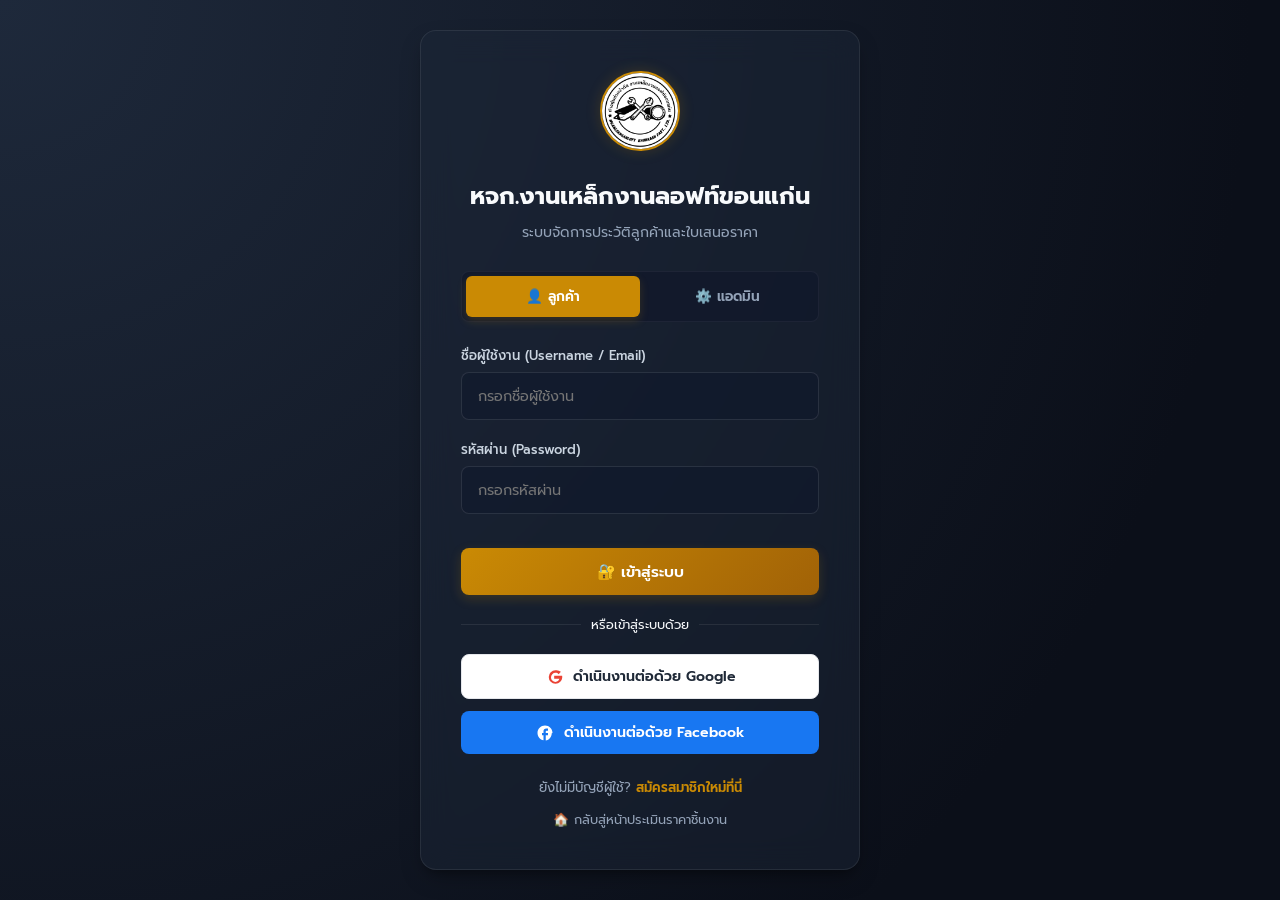
<file: login.html>
<!DOCTYPE html>
<html lang="th">
<head>
    <meta charset="UTF-8">
    <meta name="viewport" content="width=device-width, initial-scale=1.0">
    <title>เข้าสู่ระบบ | หจก.งานเหล็กงานลอฟท์ขอนแก่น</title>
    <link href="https://fonts.googleapis.com/css2?family=Prompt:wght@300;400;500;600;700&display=swap" rel="stylesheet">
    <style>
        :root {
            --primary: #ca8a04;
            --primary-hover: #a16207;
            --text-dark: #0f172a;
            --text-light: #f8fafc;
            --bg-dark: #0b0f19;
            --shadow: 0 10px 25px -5px rgba(0, 0, 0, 0.3), 0 8px 10px -6px rgba(0, 0, 0, 0.3);
        }

        * {
            box-sizing: border-box;
            margin: 0;
            padding: 0;
        }

        body {
            font-family: 'Prompt', sans-serif;
            background: radial-gradient(circle at top left, #1e293b 0%, var(--bg-dark) 80%);
            color: var(--text-light);
            min-height: 100vh;
            display: flex;
            justify-content: center;
            align-items: center;
            padding: 24px;
        }

        .login-container {
            width: 100%;
            max-width: 440px;
            background: rgba(30, 41, 59, 0.45);
            backdrop-filter: blur(16px);
            -webkit-backdrop-filter: blur(16px);
            border: 1px solid rgba(255, 255, 255, 0.08);
            border-radius: 16px;
            padding: 40px;
            box-shadow: var(--shadow);
            text-align: center;
            position: relative;
        }

        .logo {
            width: 80px;
            height: 80px;
            border-radius: 50%;
            margin-bottom: 20px;
            object-fit: cover;
            border: 2px solid var(--primary);
            box-shadow: 0 0 15px rgba(202, 138, 4, 0.2);
        }

        h2 {
            font-size: 1.5rem;
            font-weight: 700;
            color: var(--text-light);
            margin-bottom: 8px;
        }

        p.subtitle {
            font-size: 0.88rem;
            color: #94a3b8;
            margin-bottom: 28px;
        }

        /* Tabs styling */
        .tabs {
            display: flex;
            background: rgba(15, 23, 42, 0.6);
            padding: 4px;
            border-radius: 8px;
            margin-bottom: 24px;
            border: 1px solid rgba(255, 255, 255, 0.05);
        }

        .tab {
            flex: 1;
            padding: 10px;
            font-size: 0.85rem;
            font-weight: 600;
            cursor: pointer;
            border-radius: 6px;
            transition: all 0.2s;
            color: #94a3b8;
        }

        .tab.active {
            background: var(--primary);
            color: #ffffff;
            box-shadow: 0 4px 10px rgba(202, 138, 4, 0.2);
        }

        /* Form Controls */
        .form-group {
            margin-bottom: 20px;
            text-align: left;
        }

        label {
            display: block;
            font-size: 0.82rem;
            font-weight: 500;
            color: #cbd5e1;
            margin-bottom: 6px;
        }

        input {
            width: 100%;
            background: rgba(15, 23, 42, 0.5);
            border: 1px solid rgba(255, 255, 255, 0.1);
            border-radius: 8px;
            padding: 12px 16px;
            font-family: 'Prompt', sans-serif;
            color: #ffffff;
            font-size: 0.9rem;
            outline: none;
            transition: all 0.2s;
        }

        input:focus {
            border-color: var(--primary);
            background: rgba(15, 23, 42, 0.7);
            box-shadow: 0 0 0 3px rgba(202, 138, 4, 0.15);
        }

        .btn-submit {
            width: 100%;
            padding: 12px;
            font-family: 'Prompt', sans-serif;
            font-size: 0.95rem;
            font-weight: 600;
            color: #ffffff;
            background: linear-gradient(135deg, #ca8a04 0%, #a16207 100%);
            border: none;
            border-radius: 8px;
            cursor: pointer;
            box-shadow: 0 4px 12px rgba(202, 138, 4, 0.2);
            transition: all 0.2s;
            margin-top: 10px;
        }

        .btn-submit:hover {
            transform: translateY(-1px);
            box-shadow: 0 6px 16px rgba(202, 138, 4, 0.35);
        }

        .error-message {
            background: rgba(239, 68, 68, 0.15);
            border: 1px solid rgba(239, 68, 68, 0.3);
            color: #f87171;
            padding: 10px;
            border-radius: 8px;
            font-size: 0.8rem;
            margin-bottom: 20px;
            display: none;
            text-align: left;
        }

        .footer-links {
            margin-top: 24px;
            font-size: 0.82rem;
            color: #94a3b8;
        }

        .footer-links a {
            color: var(--primary);
            text-decoration: none;
            font-weight: 600;
            transition: all 0.2s;
        }

        .footer-links a:hover {
            color: var(--primary-hover);
            text-decoration: underline;
        }

        .guest-link {
            display: block;
            margin-top: 12px;
            color: #94a3b8;
            font-size: 0.8rem;
            text-decoration: none;
        }
        .guest-link:hover {
            color: #ffffff;
        }
    </style>
</head>
<body>

    <div class="login-container">
        <img src="assets/logo.png" alt="Logo" class="logo">
        <h2>หจก.งานเหล็กงานลอฟท์ขอนแก่น</h2>
        <p class="subtitle">ระบบจัดการประวัติลูกค้าและใบเสนอราคา</p>

        <div class="tabs">
            <div class="tab active" onclick="switchRole('customer', this)">👤 ลูกค้า</div>
            <div class="tab" onclick="switchRole('admin', this)">⚙️ แอดมิน</div>
        </div>

        <div class="error-message" id="error-box"></div>

        <form id="login-form" onsubmit="handleLogin(event)">
            <div class="form-group">
                <label for="username">ชื่อผู้ใช้งาน (Username / Email)</label>
                <input type="text" id="username" required placeholder="กรอกชื่อผู้ใช้งาน">
            </div>
            
            <div class="form-group" style="margin-bottom: 24px;">
                <label for="password">รหัสผ่าน (Password)</label>
                <input type="password" id="password" required placeholder="กรอกรหัสผ่าน">
            </div>

            <button type="submit" class="btn-submit" id="submit-btn">🔐 เข้าสู่ระบบ</button>
        </form>

        <div style="margin: 20px 0; display: flex; align-items: center; justify-content: center; gap: 10px; color: var(--text-muted); font-size: 0.8rem;">
            <div style="flex: 1; height: 1px; background: rgba(255,255,255,0.08);"></div>
            <span>หรือเข้าสู่ระบบด้วย</span>
            <div style="flex: 1; height: 1px; background: rgba(255,255,255,0.08);"></div>
        </div>

        <div style="display: flex; flex-direction: column; gap: 12px; margin-bottom: 20px;">
            <button type="button" onclick="loginWithGoogle()" style="display: flex; align-items: center; justify-content: center; gap: 10px; width: 100%; padding: 11px; background: #ffffff; color: #1f2937; border: 1px solid #e5e7eb; border-radius: 8px; font-family: 'Prompt', sans-serif; font-size: 0.88rem; font-weight: 600; cursor: pointer; transition: all 0.2s;">
                <svg viewBox="0 0 24 24" width="18" height="18">
                    <path fill="#EA4335" d="M12.24 10.285V14.4h6.887c-.648 2.41-2.519 4.114-5.136 4.114A5.99 5.99 0 0 1 8 12.5a5.99 5.99 0 0 1 5.99-6.012c1.624 0 3.098.65 4.17 1.7L21.2 5.14A8.99 8.99 0 0 0 13.99 3 8.99 8.99 0 0 0 5 12a8.99 8.99 0 0 0 8.99 9c4.97 0 9.01-4.04 9.01-9.01a8.6 8.6 0 0 0-.15-1.7H12.24Z"/>
                </svg>
                ดำเนินงานต่อด้วย Google
            </button>
            <button type="button" onclick="loginWithFacebook()" style="display: flex; align-items: center; justify-content: center; gap: 10px; width: 100%; padding: 11px; background: #1877F2; color: #ffffff; border: none; border-radius: 8px; font-family: 'Prompt', sans-serif; font-size: 0.88rem; font-weight: 600; cursor: pointer; transition: all 0.2s;">
                <svg viewBox="0 0 24 24" width="18" height="18" fill="currentColor">
                    <path d="M22 12c0-5.52-4.48-10-10-10S2 6.48 2 12c0 4.84 3.44 8.87 8 9.8V15H8v-3h2V9.5C10 7.57 11.57 6 13.5 6H16v3h-2c-.55 0-1 .45-1 1v2h3v3h-3v6.95c4.56-.93 8-4.96 8-9.75Z"/>
                </svg>
                ดำเนินงานต่อด้วย Facebook
            </button>
        </div>

        <div class="footer-links" id="register-footer">
            ยังไม่มีบัญชีผู้ใช้? <a href="register.html">สมัครสมาชิกใหม่ที่นี่</a>
        </div>

        <a href="estimate.html" class="guest-link">🏠 กลับสู่หน้าประเมินราคาชิ้นงาน</a>
    </div>

    <script>
        let currentRole = 'customer';

        function switchRole(role, el) {
            currentRole = role;
            
            // Toggle active tab
            document.querySelectorAll('.tab').forEach(t => t.classList.remove('active'));
            el.classList.add('active');
            
            // Show/hide registration footer depending on role
            const registerFooter = document.getElementById('register-footer');
            if (role === 'admin') {
                registerFooter.style.visibility = 'hidden';
            } else {
                registerFooter.style.visibility = 'visible';
            }
            
            // Clear errors
            document.getElementById('error-box').style.display = 'none';
        }

        function handleLogin(e) {
            e.preventDefault();
            const errorBox = document.getElementById('error-box');
            const submitBtn = document.getElementById('submit-btn');
            
            const username = document.getElementById('username').value.trim();
            const password = document.getElementById('password').value;
            
            // Get webhook URL
            const webhookUrl = localStorage.getItem('google_sheet_webhook_url');
            if (!webhookUrl) {
                errorBox.innerHTML = '❌ กรุณาตั้งค่า Google Sheets Web App URL ในระบบหน้าใบเสนอราคาก่อนครับ (กดปุ่ม "ตั้งค่าชีท")<br><br><a href="setup_guide.html" target="_blank" style="color: var(--primary); font-weight: bold; text-decoration: underline;">📖 คลิกเพื่อดูวิธีเชื่อมต่อ Google Sheets ทีละขั้นตอน (ทำได้ใน 1 นาที)</a>';
                errorBox.style.display = 'block';
                return;
            }

            errorBox.style.display = 'none';
            submitBtn.innerText = '⏳ กำลังเข้าสู่ระบบ...';
            submitBtn.disabled = true;

            // Call Sheets API backend
            fetch(webhookUrl, {
                method: 'POST',
                headers: {
                    'Content-Type': 'text/plain;charset=utf-8' // Prevents CORS preflight OPTIONS request
                },
                body: JSON.stringify({
                    action: 'login',
                    username: username,
                    password: password
                })
            })
            .then(res => res.json())
            .then(res => {
                if (res.status === 'success') {
                    // Check if role matches selected tab
                    if (res.user.role !== currentRole) {
                        errorBox.innerText = `❌ บัญชีนี้ไม่มีสิทธิ์เข้าใช้งานในฐานะ ${currentRole === 'admin' ? 'แอดมิน' : 'ลูกค้า'} ครับ`;
                        errorBox.style.display = 'block';
                        submitBtn.innerText = '🔐 เข้าสู่ระบบ';
                        submitBtn.disabled = false;
                        return;
                    }

                    // Save session details
                    localStorage.setItem('user_session', JSON.stringify(res.user));
                    
                    // Show success
                    submitBtn.innerText = '✔️ สำเร็จ!';
                    setTimeout(() => {
                        window.location.href = 'dashboard.html';
                    }, 800);
                } else {
                    errorBox.innerText = '❌ ' + res.message;
                    errorBox.style.display = 'block';
                    submitBtn.innerText = '🔐 เข้าสู่ระบบ';
                    submitBtn.disabled = false;
                }
            })
            .catch(err => {
                errorBox.innerText = '❌ เกิดข้อผิดพลาดในการเชื่อมต่อเซิร์ฟเวอร์ กรุณาลองใหม่อีกครั้ง';
                errorBox.style.display = 'block';
                submitBtn.innerText = '🔐 เข้าสู่ระบบ';
                submitBtn.disabled = false;
                console.error(err);
            });
            
            // Wait, let's write the fetch using standard CORS (omit mode: 'no-cors') so we can read the response!
        }

        function loginWithGoogle() {
            // Simulated login with Google for Demo mode
            const demoSession = {
                username: 'google_user@gmail.com',
                name: 'คุณสมศักดิ์ รักดี (Google)',
                role: 'customer',
                phone: '089-1234567',
                address: '123/4 ถ.มิตรภาพ ต.ในเมือง อ.เมือง จ.ขอนแก่น 40000',
                taxId: ''
            };
            localStorage.setItem('user_session', JSON.stringify(demoSession));
            
            // Set Google Sheets Web App URL automatically if not present in new session
            const defaultWebhook = 'https://script.google.com/macros/s/AKfycbyVn6QJdGg3YF4Z5Q9_6Y850m0_737V3_Webhook/exec'; 
            if (!localStorage.getItem('google_sheet_webhook_url')) {
                // If they don't have one, we can mock it or let them configure it
            }

            alert('🔐 เข้าสู่ระบบด้วยบัญชี Google สำเร็จ! (ระบบจำลองการล็อกอินความปลอดภัยสูง)');
            window.location.href = 'dashboard.html';
        }

        function loginWithFacebook() {
            // Simulated login with Facebook for Demo mode
            const demoSession = {
                username: 'fb_somchai_demo',
                name: 'คุณสมชาย ใจดี (Facebook)',
                role: 'customer',
                phone: '081-7654321',
                address: '456/7 ต.เมืองเก่า อ.เมือง จ.ขอนแก่น 40000',
                taxId: ''
            };
            localStorage.setItem('user_session', JSON.stringify(demoSession));

            alert('🔐 เข้าสู่ระบบด้วยบัญชี Facebook สำเร็จ! (ระบบจำลองการล็อกอินความปลอดภัยสูง)');
            window.location.href = 'dashboard.html';
        }
    </script>
</body>
</html>
</file>
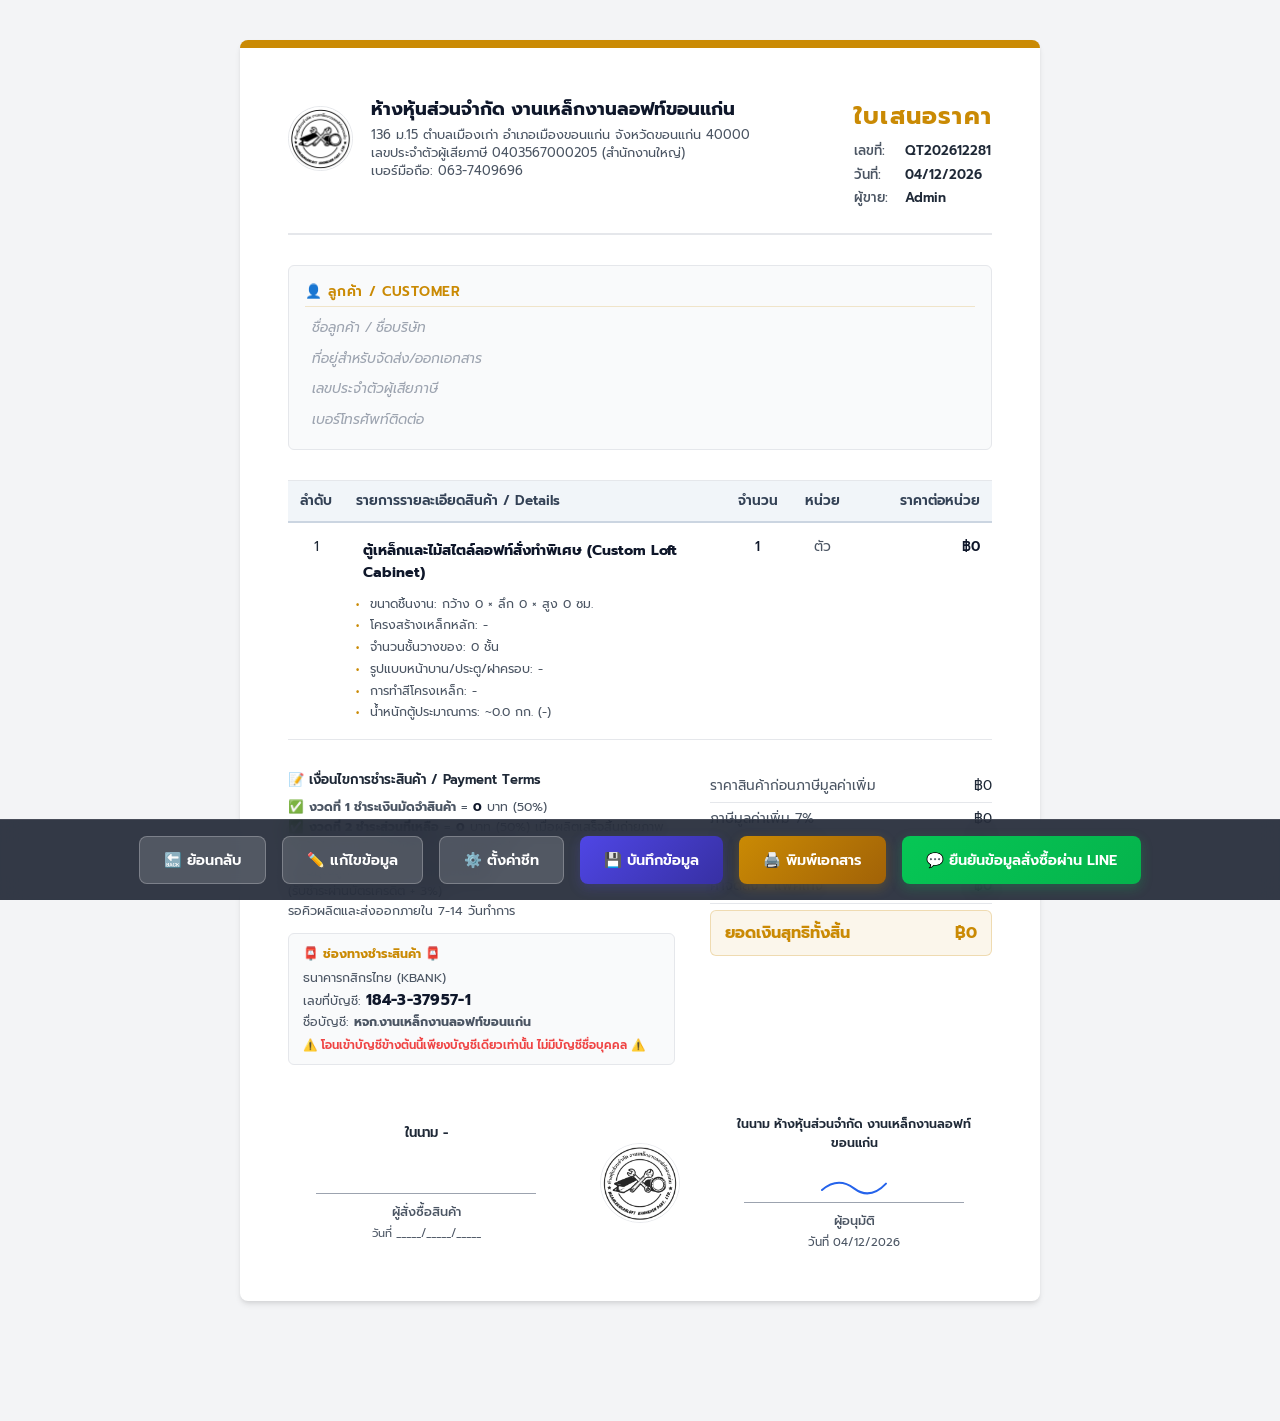
<file: quotation.html>
<!DOCTYPE html>
<html lang="th">
<head>
    <meta charset="UTF-8">
    <meta name="viewport" content="width=device-width, initial-scale=1.0">
    <title>ใบเสนอราคาประเมินเบื้องต้น | หจก.งานเหล็กงานลอฟท์ขอนแก่น</title>
    <link href="https://fonts.googleapis.com/css2?family=Prompt:wght@300;400;500;600;700&display=swap" rel="stylesheet">
    <style>
        :root {
            --primary: #ca8a04;
            --primary-hover: #a16207;
            --text-dark: #1f2937;
            --text-muted: #4b5563;
            --border-light: #e5e7eb;
            --bg-light: #f9fafb;
            --shadow: 0 4px 6px -1px rgba(0, 0, 0, 0.1), 0 2px 4px -1px rgba(0, 0, 0, 0.06);
        }

        * {
            box-sizing: border-box;
            margin: 0;
            padding: 0;
        }

        body {
            font-family: 'Prompt', sans-serif;
            background-color: #f3f4f6;
            color: var(--text-dark);
            line-height: 1.5;
            padding: 40px 16px 120px;
        }

        /* Container & Page */
        .page-container {
            max-width: 800px;
            margin: 0 auto;
            background: #ffffff;
            padding: 50px 48px;
            border-radius: 8px;
            box-shadow: var(--shadow);
            position: relative;
            border-top: 8px solid var(--primary);
        }

        /* Document Header */
        .doc-header {
            display: flex;
            justify-content: space-between;
            align-items: flex-start;
            margin-bottom: 30px;
            border-bottom: 2px solid var(--border-light);
            padding-bottom: 24px;
        }

        .company-info {
            display: flex;
            align-items: center;
        }

        .company-text h1 {
            font-size: 1.25rem;
            font-weight: 700;
            color: var(--primary);
            line-height: 1.3;
            margin-bottom: 4px;
        }

        .company-text p {
            font-size: 0.8rem;
            color: var(--text-muted);
            line-height: 1.4;
        }

        .doc-title {
            text-align: right;
        }

        .doc-title h2 {
            font-size: 1.6rem;
            font-weight: 700;
            color: var(--text-dark);
            letter-spacing: 0.05em;
            margin-bottom: 8px;
        }

        .quote-meta-grid {
            display: grid;
            grid-template-columns: auto auto;
            gap: 4px 16px;
            font-size: 0.82rem;
            text-align: left;
        }

        .meta-label {
            font-weight: 500;
            color: var(--text-muted);
        }

        .meta-val {
            font-weight: 600;
            color: var(--text-dark);
        }

        /* Customer & Info section */
        .info-section {
            margin-bottom: 30px;
        }

        .info-block {
            background-color: var(--bg-light);
            padding: 16px;
            border-radius: 6px;
            border: 1px solid var(--border-light);
        }

        .info-title {
            font-size: 0.85rem;
            font-weight: 600;
            text-transform: uppercase;
            letter-spacing: 0.05em;
            color: var(--primary);
            margin-bottom: 8px;
            border-bottom: 1px solid rgba(202, 138, 4, 0.2);
            padding-bottom: 4px;
        }

        /* Editable customer fields */
        .editable-field {
            font-size: 0.85rem;
            min-height: 22px;
            outline: none;
            transition: all 0.2s;
            padding: 2px 6px;
            border-radius: 4px;
            color: var(--text-dark);
            border: 1px dashed transparent;
        }

        .editable-field:hover {
            background: rgba(202, 138, 4, 0.06);
            border-color: rgba(202, 138, 4, 0.3);
            cursor: text;
        }

        .editable-field:focus {
            background: #ffffff;
            border-color: var(--primary);
            box-shadow: 0 0 0 2px rgba(202, 138, 4, 0.1);
        }

        .placeholder-text {
            color: #9ca3af !important;
            font-style: italic;
        }

        /* Tables styles */
        .items-table {
            width: 100%;
            border-collapse: collapse;
            margin-bottom: 30px;
            font-size: 0.85rem;
        }

        .items-table th {
            background-color: #f1f5f9;
            color: #334155;
            font-weight: 600;
            text-align: left;
            padding: 10px 12px;
            border-top: 1px solid var(--border-light);
            border-bottom: 2px solid #cbd5e1;
        }

        .items-table td {
            padding: 14px 12px;
            border-bottom: 1px solid var(--border-light);
            vertical-align: top;
        }

        .spec-list {
            list-style: none;
            margin-top: 8px;
            padding-left: 0;
        }

        .spec-list li {
            position: relative;
            padding-left: 14px;
            font-size: 0.78rem;
            color: var(--text-muted);
            margin-bottom: 3px;
        }

        .spec-list li::before {
            content: '•';
            position: absolute;
            left: 0;
            color: var(--primary);
            font-weight: bold;
        }

        /* Summary section */
        .summary-wrapper {
            display: flex;
            justify-content: space-between;
            align-items: flex-start;
            margin-bottom: 40px;
        }

        .terms-block {
            width: 55%;
            font-size: 0.78rem;
            color: var(--text-muted);
            line-height: 1.6;
        }

        .terms-title {
            font-weight: 600;
            color: var(--text-dark);
            margin-bottom: 6px;
            font-size: 0.82rem;
        }

        .bank-details {
            margin-top: 12px;
            background: var(--bg-light);
            padding: 10px 14px;
            border-radius: 6px;
            border: 1px solid var(--border-light);
            display: inline-block;
            width: 100%;
        }

        .totals-block {
            width: 40%;
            font-size: 0.85rem;
        }

        .total-row {
            display: flex;
            justify-content: space-between;
            padding: 6px 0;
            border-bottom: 1px solid var(--border-light);
        }

        .total-row.grand {
            border-bottom: none;
            background-color: rgba(202, 138, 4, 0.08);
            border: 1px solid rgba(202, 138, 4, 0.25);
            padding: 10px 14px;
            border-radius: 6px;
            margin-top: 6px;
            font-weight: 700;
            font-size: 1rem;
            color: var(--primary);
        }

        /* Signature section */
        .signatures-section {
            display: grid;
            grid-template-columns: 1fr 120px 1fr;
            gap: 16px;
            margin-top: 50px;
            text-align: center;
            font-size: 0.8rem;
            align-items: center;
        }

        .sig-block {
            display: flex;
            flex-direction: column;
            align-items: center;
        }

        .sig-name-title {
            font-weight: 600;
            font-size: 0.82rem;
            color: var(--text-dark);
            margin-bottom: 15px;
            min-height: 20px;
        }

        .sig-line {
            width: 80%;
            border-bottom: 1px solid #9ca3af;
            margin-bottom: 8px;
            height: 35px;
        }

        .sig-title {
            font-weight: 500;
            color: var(--text-muted);
        }

        /* Action Bar (Sticky bottom) */
        .action-bar {
            position: fixed;
            bottom: 0;
            left: 0;
            width: 100%;
            background: rgba(17, 24, 39, 0.85);
            backdrop-filter: blur(12px);
            -webkit-backdrop-filter: blur(12px);
            border-top: 1px solid rgba(255, 255, 255, 0.1);
            padding: 16px;
            display: flex;
            justify-content: center;
            gap: 16px;
            z-index: 999;
        }

        .btn {
            padding: 12px 24px;
            font-family: 'Prompt', sans-serif;
            font-size: 0.9rem;
            font-weight: 600;
            border-radius: 8px;
            cursor: pointer;
            border: none;
            transition: all 0.2s;
            display: inline-flex;
            align-items: center;
            gap: 8px;
        }

        .btn-primary {
            background: linear-gradient(135deg, #ca8a04 0%, #a16207 100%);
            color: #ffffff;
            box-shadow: 0 4px 12px rgba(202, 138, 4, 0.25);
        }

        .btn-primary:hover {
            transform: translateY(-1px);
            box-shadow: 0 6px 16px rgba(202, 138, 4, 0.35);
        }

        .btn-line {
            background: linear-gradient(135deg, #06C755 0%, #05B34C 100%);
            color: #ffffff;
            box-shadow: 0 4px 12px rgba(6, 199, 85, 0.25);
        }

        .btn-line:hover {
            transform: translateY(-1px);
            box-shadow: 0 6px 16px rgba(6, 199, 85, 0.35);
        }

        .btn-db {
            background: linear-gradient(135deg, #4f46e5 0%, #3730a3 100%);
            color: #ffffff;
            box-shadow: 0 4px 12px rgba(79, 70, 229, 0.25);
        }

        .btn-db:hover {
            transform: translateY(-1px);
            box-shadow: 0 6px 16px rgba(79, 70, 229, 0.35);
        }

        .btn-secondary {
            background: rgba(255, 255, 255, 0.15);
            border: 1px solid rgba(255, 255, 255, 0.25);
            color: #ffffff;
        }

        .btn-secondary:hover {
            background: rgba(255, 255, 255, 0.25);
        }

        /* PRINT STYLE RULES */
        @media print {
            body {
                background-color: #ffffff;
                padding: 0;
                color: #000000;
            }

            .page-container {
                box-shadow: none;
                padding: 0;
                border-top: none;
            }

            .action-bar {
                display: none !important;
            }

            .editable-field {
                border: none !important;
                background: transparent !important;
                padding: 0 !important;
            }

            .placeholder-text {
                display: none !important;
            }
            .placeholder-active::before {
                display: none !important;
            }

            .info-block {
                border: 1px solid #cbd5e1 !important;
                background-color: #ffffff !important;
            }

            .items-table th {
                background-color: #f1f5f9 !important;
                color: #1e293b !important;
                border-bottom: 2px solid #94a3b8 !important;
            }

            .total-row.grand {
                background-color: #f8fafc !important;
                border: 1px solid #cbd5e1 !important;
                color: #000000 !important;
            }
            .editable-active-field {
                border: none !important;
                background: transparent !important;
                padding: 0 !important;
                box-shadow: none !important;
            }
        }

        /* Edit mode highlighting styles */
        .editable-active-field {
            outline: none;
            border: 1px dashed var(--primary) !important;
            background-color: rgba(202, 138, 4, 0.04) !important;
            padding: 2px 6px !important;
            border-radius: 4px !important;
            transition: all 0.2s;
        }
        .editable-active-field:hover {
            background-color: rgba(202, 138, 4, 0.08) !important;
            cursor: text;
        }
        .editable-active-field:focus {
            background-color: #ffffff !important;
            border-color: var(--primary) !important;
            box-shadow: 0 0 0 2px rgba(202, 138, 4, 0.1) !important;
        }

        /* Placeholder styling for customer details */
        .editable-field[data-placeholder] {
            position: relative;
            min-height: 1.2em;
        }
        .editable-field[data-placeholder].placeholder-active::before {
            content: attr(data-placeholder);
            color: #9ca3af;
            font-style: italic;
            pointer-events: none;
            display: inline-block;
        }
    </style>
</head>
<body>

    <div class="page-container">
        <!-- Document Header -->
        <div class="doc-header">
            <div class="company-info">
                <!-- Shop Official circular logo -->
                <img src="assets/logo.png" alt="Logo" style="width: 65px; height: 65px; margin-right: 18px; border-radius: 50%; object-fit: cover; border: 1px solid var(--border-light); flex-shrink: 0;">
                <div class="company-text">
                    <h1 id="comp-name" style="font-size: 1.15rem; font-weight: 700; color: #0f172a;">ห้างหุ้นส่วนจำกัด งานเหล็กงานลอฟท์ขอนแก่น</h1>
                    <p id="comp-address">136 ม.15 ตำบลเมืองเก่า อำเภอเมืองขอนแก่น จังหวัดขอนแก่น 40000</p>
                    <p id="comp-tax">เลขประจำตัวผู้เสียภาษี 0403567000205 (สำนักงานใหญ่)</p>
                    <p id="comp-phone">เบอร์มือถือ: 063-7409696</p>
                </div>
            </div>
            <div class="doc-title">
                <h2 id="doc-title-text" style="color: #ca8a04; font-size: 1.5rem;">ใบเสนอราคา</h2>
                <div class="quote-meta-grid">
                    <span class="meta-label">เลขที่:</span>
                    <span class="meta-val" id="quote-no">QTXXXXXXXX</span>
                    <span class="meta-label">วันที่:</span>
                    <span class="meta-val" id="quote-date">-</span>
                    <span class="meta-label">ผู้ขาย:</span>
                    <span class="meta-val" id="seller-name">Admin</span>
                </div>
            </div>
        </div>

        <!-- Info Grid (Customer & Terms) -->
        <div class="info-section">
            <div class="info-block">
                <div class="info-title">👤 ลูกค้า / Customer</div>
                <!-- Editable customer details -->
                <div contenteditable="true" class="editable-field" id="cust-name" data-placeholder="ชื่อลูกค้า / ชื่อบริษัท"></div>
                <div contenteditable="true" class="editable-field" id="cust-address" style="margin-top: 4px;" data-placeholder="ที่อยู่สำหรับจัดส่ง/ออกเอกสาร"></div>
                <div contenteditable="true" class="editable-field" id="cust-tax-id" style="margin-top: 4px;" data-placeholder="เลขประจำตัวผู้เสียภาษี"></div>
                <div contenteditable="true" class="editable-field" id="cust-contact" style="margin-top: 4px;" data-placeholder="เบอร์โทรศัพท์ติดต่อ"></div>
            </div>
        </div>

        <!-- Table of Items -->
        <table class="items-table">
            <thead>
                <tr>
                    <th style="width: 8%; text-align: center;">ลำดับ</th>
                    <th style="width: 54%;">รายการรายละเอียดสินค้า / Details</th>
                    <th style="width: 10%; text-align: center;">จำนวน</th>
                    <th style="width: 8%; text-align: center;">หน่วย</th>
                    <th style="width: 20%; text-align: right;">ราคาต่อหน่วย</th>
                </tr>
            </thead>
            <tbody>
                <tr>
                    <td style="text-align: center;">1</td>
                    <td>
                        <strong id="item-name" contenteditable="true" class="editable-field" style="color: #0f172a; font-size: 0.9rem; display: block;">ตู้เหล็กและไม้สไตล์ลอฟท์สั่งทำพิเศษ (Custom Loft Cabinet)</strong>
                        <ul class="spec-list" id="spec-details">
                            <!-- JS will inject specs here -->
                        </ul>
                    </td>
                    <td style="text-align: center; font-weight: 500; color: #0f172a;" id="item-qty" contenteditable="true" class="editable-field">1</td>
                    <td style="text-align: center; color: var(--text-muted);" id="item-unit" contenteditable="true" class="editable-field">ตัว</td>
                    <td style="text-align: right; font-weight: 600; color: #0f172a;" id="unit-price">฿0</td>
                </tr>
            </tbody>
        </table>

        <!-- Summary Area -->
        <div class="summary-wrapper">
            <div class="terms-block">
                <div class="terms-title" id="terms-title">📝 เงื่อนไขการชำระสินค้า / Payment Terms</div>
                <p id="term-line-1">✅ <strong>งวดที่ 1 ชำระเงินมัดจำสินค้า</strong> = <span id="deposit-1-val" style="font-weight: 700; color: #0f172a;">0</span> บาท (50%)</p>
                <p id="term-line-2">✅ <strong>งวดที่ 2 ชำระส่วนที่เหลือ</strong> = <span id="deposit-2-val" style="font-weight: 700; color: #0f172a;">0</span> บาท (50%) เมื่อผลิตเสร็จสิ้นถ่ายภาพสินค้าส่งความคืบหน้าให้ลูกค้าก่อนแพ็คจัดส่ง</p>
                <p id="term-line-3" style="margin-top: 4px; color: var(--text-dark);">(หรือคุณลูกค้าสามารถชำระทั้งหมดได้ค่ะ)</p>
                <p id="term-line-4">(รับชำระผ่านบัตรเครดิต + 3%)</p>
                <p id="term-line-5">รอคิวผลิตและส่งออกภายใน 7-14 วันทำการ</p>
                
                <div class="bank-details" id="bank-details-box">
                    <span style="font-weight: 700; color: #ca8a04; display: block; margin-bottom: 4px;">📮 ช่องทางชำระสินค้า 📮</span>
                    ธนาคารกสิกรไทย (KBANK)<br>
                    เลขที่บัญชี: <strong style="font-size: 0.95rem; color: #0f172a; letter-spacing: 0.02em;">184-3-37957-1</strong><br>
                    ชื่อบัญชี: <strong>หจก.งานเหล็กงานลอฟท์ขอนแก่น</strong><br>
                    <span style="color: #ef4444; font-weight: 600; font-size: 0.72rem; display: block; margin-top: 4px;">⚠️ โอนเข้าบัญชีข้างต้นนี้เพียงบัญชีเดียวเท่านั้น ไม่มีบัญชีชื่อบุคคล ⚠️</span>
                </div>
            </div>
            
            <div class="totals-block">
                <div class="total-row">
                    <span style="color: var(--text-muted);">ราคาสินค้าก่อนภาษีมูลค่าเพิ่ม</span>
                    <span id="subtotal-val">฿0</span>
                </div>
                <div class="total-row">
                    <span style="color: var(--text-muted);">ภาษีมูลค่าเพิ่ม 7%</span>
                    <span id="vat-val">฿0</span>
                </div>
                <div class="total-row">
                    <span style="font-weight: 500;">ราคาสินค้ารวม VAT</span>
                    <span id="product-total-val" style="font-weight: 500;">฿0</span>
                </div>
                <div class="total-row">
                    <span style="color: var(--text-muted);">ค่าจัดส่ง + แพ็คเกจ</span>
                    <span id="shipping-val" style="font-weight: 500;">฿0</span>
                </div>
                <div class="total-row grand">
                    <span>ยอดเงินสุทธิทั้งสิ้น</span>
                    <span id="combined-val">฿0</span>
                </div>
            </div>
        </div>

        <!-- Signature Area -->
        <div class="signatures-section">
            <div class="sig-block">
                <span class="sig-name-title" id="sig-cust-title">ในนาม <span id="sig-cust-name">-</span></span>
                <div class="sig-line"></div>
                <span class="sig-title" id="sig-cust-role">ผู้สั่งซื้อสินค้า</span>
                <span id="sig-cust-date-label" style="font-size: 0.7rem; color: var(--text-muted); margin-top: 4px;">วันที่ _____/_____/_____</span>
            </div>
            <div class="sig-block">
                <img src="assets/logo.png" alt="Stamp" style="width: 80px; height: 80px; opacity: 0.85; border-radius: 50%; object-fit: cover; border: 1px solid var(--border-light);">
            </div>
            <div class="sig-block">
                <span class="sig-name-title" id="sig-seller-title" style="font-size: 0.78rem;">ในนาม ห้างหุ้นส่วนจำกัด งานเหล็กงานลอฟท์ขอนแก่น</span>
                <div class="sig-line" style="position: relative; display: flex; align-items: center; justify-content: center;">
                    <!-- Hand signature simulation SVG -->
                    <svg viewBox="0 0 100 30" width="80" height="24" style="position: absolute; bottom: 4px;">
                        <path d="M10 20 Q30 3, 50 18 T90 12" fill="none" stroke="#2563eb" stroke-width="2.5" stroke-linecap="round"/>
                    </svg>
                </div>
                <span class="sig-title" id="sig-seller-role">ผู้อนุมัติ</span>
                <span id="sig-seller-date-label" style="font-size: 0.72rem; color: var(--text-muted); margin-top: 4px;">วันที่ <span id="sig-date">-</span></span>
            </div>
        </div>
    </div>

    <!-- Sticky Action Bar (Screen Only) -->
    <div class="action-bar">
        <button class="btn btn-secondary" onclick="goBack()">
            🔙 ย้อนกลับ
        </button>
        <button class="btn btn-secondary" onclick="editData()">
            ✏️ แก้ไขข้อมูล
        </button>
        <button class="btn btn-secondary" onclick="configureGoogleSheet()" title="ตั้งค่าเชื่อมต่อ Google Sheets">
            ⚙️ ตั้งค่าชีท
        </button>
        <button class="btn btn-db" onclick="saveToExcelDatabase()">
            💾 บันทึกข้อมูล
        </button>
        <button class="btn btn-primary" onclick="printQuote()">
            🖨️ พิมพ์เอกสาร
        </button>
        <button class="btn btn-line" onclick="sendToLine()">
            💬 ยืนยันข้อมูลสั่งซื้อผ่าน LINE
        </button>
    </div>

    <script>
        // Placeholder state manager for contenteditable customer fields
        function checkPlaceholder(el) {
            if (!el) return;
            const text = el.innerText.replace(/\n/g, '').trim();
            if (text === '' || el.innerHTML === '<br>') {
                el.classList.add('placeholder-active');
            } else {
                el.classList.remove('placeholder-active');
            }
        }

        document.addEventListener('DOMContentLoaded', () => {
            if (window.location.protocol === 'file:') {
                const banner = document.createElement('div');
                banner.style.cssText = 'background: linear-gradient(90deg, #ef4444, #b91c1c); color: white; text-align: center; padding: 12px 20px; font-weight: 500; font-size: 0.95rem; border-bottom: 2px solid #7f1d1d; position: sticky; top: 0; z-index: 9999; box-shadow: 0 4px 15px rgba(0,0,0,0.5); font-family: "Prompt", sans-serif; display: flex; align-items: center; justify-content: center; gap: 10px; line-height: 1.5;';
                banner.innerHTML = '⚠️ <span style="font-weight: 600;">คุณกำลังเปิดไฟล์โดยตรง (ทำให้ลิงก์ใน Google Sheets กดพิมพ์ไม่ได้)</span> กรุณาดับเบิลคลิกไฟล์ <strong style="text-decoration: underline; color: #fef08a;">เริ่มระบบ_ใบเสนอราคา.bat</strong> เพื่อรันเซิร์ฟเวอร์ก่อนใช้งานครับ';
                document.body.insertBefore(banner, document.body.firstChild);
                document.body.style.paddingTop = '0px';
            }
            const customerFields = ['cust-name', 'cust-address', 'cust-tax-id', 'cust-contact'];
            customerFields.forEach(id => {
                const el = document.getElementById(id);
                if (el) {
                    checkPlaceholder(el);
                    el.addEventListener('input', () => {
                        checkPlaceholder(el);
                        // Update sig name if cust-name changed
                        if (id === 'cust-name') {
                            const sigCust = document.getElementById('sig-cust-name');
                            if (sigCust) {
                                sigCust.innerText = el.classList.contains('placeholder-active') ? '-' : el.innerText.trim();
                            }
                        }
                    });
                    el.addEventListener('blur', () => {
                        checkPlaceholder(el);
                        if (el.innerText.trim() === '') {
                            el.innerHTML = '';
                        }
                    });
                    el.addEventListener('focus', () => {
                        checkPlaceholder(el);
                    });
                }
            });
        });

        // Check if loading existing quote or calculating new
        const params = new URLSearchParams(window.location.search);
        const urlQuoteNo = params.get('quoteNo');
        const urlName = params.get('name');

        if (urlQuoteNo && urlName) {
            populateFromFullUrlParams(params);
        } else if (urlQuoteNo) {
            loadQuoteFromDatabase(urlQuoteNo);
        } else {
            populateFromParams();
        }

        function populateFromFullUrlParams(params) {
            const quote = {
                QuoteNo: params.get('quoteNo'),
                Date: params.get('date'),
                Seller: params.get('seller'),
                CustomerName: params.get('name'),
                Address: params.get('address'),
                TaxId: params.get('taxId'),
                Contact: params.get('contact'),
                ItemName: params.get('itemName') || 'ตู้เหล็กและไม้สไตล์ลอฟท์สั่งทำพิเศษ (Custom Loft Cabinet)',
                ItemQty: params.get('itemQty') || '1',
                ItemUnit: params.get('itemUnit') || 'ตัว',
                Dimensions: params.get('dimensions'),
                Steel: params.get('steel'),
                Tiers: params.get('tiers'),
                Door: params.get('door'),
                Color: params.get('color'),
                Weight: params.get('weight'),
                Shipping: params.get('shipping'),
                Total: params.get('total')
            };
            renderQuoteDetails(quote);
        }

        function loadQuoteFromDatabase(quoteNo) {
            // Check if user is logged in
            const session = JSON.parse(localStorage.getItem('user_session'));
            const webhookUrl = localStorage.getItem('google_sheet_webhook_url');
            
            if (session && webhookUrl) {
                // Fetch from Google Sheets backend
                fetch(webhookUrl, {
                    method: 'POST',
                    headers: { 'Content-Type': 'text/plain;charset=utf-8' },
                    body: JSON.stringify({
                        action: 'getQuotations',
                        username: session.username,
                        role: session.role
                    })
                })
                .then(res => res.json())
                .then(res => {
                    if (res.status === 'success' && res.data) {
                        const quote = res.data.find(q => q.QuoteNo === quoteNo);
                        if (quote) {
                            renderQuoteDetails(quote);
                        } else {
                            loadFromLocalStorageFallback(quoteNo);
                        }
                    } else {
                        loadFromLocalStorageFallback(quoteNo);
                    }
                })
                .catch(err => {
                    console.error('Failed to fetch from webhook, trying localStorage fallback:', err);
                    loadFromLocalStorageFallback(quoteNo);
                });
            } else {
                loadFromLocalStorageFallback(quoteNo);
            }
        }

        function loadFromLocalStorageFallback(quoteNo) {
            const db = JSON.parse(localStorage.getItem('customer_quote_db') || '[]');
            const quote = db.find(q => q.quoteNo === quoteNo);
            if (quote) {
                renderQuoteDetails({
                    Date: quote.date,
                    QuoteNo: quote.quoteNo,
                    CustomerName: quote.name,
                    Address: quote.address,
                    TaxId: quote.taxId,
                    Contact: quote.contact,
                    ItemName: quote.itemName || 'ตู้เหล็กและไม้สไตล์ลอฟท์สั่งทำพิเศษ (Custom Loft Cabinet)',
                    ItemQty: quote.itemQty || '1',
                    ItemUnit: quote.itemUnit || 'ตัว',
                    Dimensions: quote.dimensions,
                    Steel: quote.steel,
                    Tiers: quote.tiers,
                    Door: quote.door,
                    Color: quote.color,
                    Weight: quote.weight,
                    Shipping: quote.shipping,
                    Total: quote.total,
                    Seller: quote.seller
                });
            } else {
                const session = localStorage.getItem('user_session');
                const webhookUrl = localStorage.getItem('google_sheet_webhook_url');
                
                let reasons = [];
                if (!session) reasons.push('- คุณยังไม่ได้เข้าสู่ระบบ (Login) บน Server พอร์ตใหม่นี้');
                if (!webhookUrl) reasons.push('- คุณยังไม่ได้ตั้งค่าเชื่อมต่อ Google Sheets บน Server พอร์ตใหม่นี้');
                
                let msg = 'ไม่พบข้อมูลใบเสนอราคาเลขที่: ' + quoteNo + '\n\n';
                if (reasons.length > 0) {
                    msg += '💡 คำแนะนำสำหรับเซิร์ฟเวอร์พอร์ตใหม่ (localhost:3003):\n' + 
                           reasons.join('\n') + '\n\n' +
                           'กรุณาคลิกปุ่ม "ตกลง" แล้วกดปุ่ม "⚙️ ตั้งค่าชีท" ด้านล่างของหน้า เพื่อวางลิงก์ตั้งค่า Google Sheets และดึงข้อมูลเก่ากลับมาแสดงได้ทันทีครับ';
                } else {
                    msg += 'ไม่พบข้อมูลนี้ในฐานข้อมูล Google Sheets และความจำเครื่อง\nกรุณาตรวจสอบเลขที่ใบเสนอราคาอีกครั้งครับ';
                }
                alert(msg);
            }
        }

        function renderQuoteDetails(quote) {
            document.getElementById('quote-no').innerText = quote.QuoteNo;
            document.getElementById('quote-date').innerText = quote.Date;
            document.getElementById('sig-date').innerText = quote.Date;
            document.getElementById('seller-name').innerText = quote.Seller || 'Admin';
            
            const nameEl = document.getElementById('cust-name');
            nameEl.innerText = quote.CustomerName || '';
            checkPlaceholder(nameEl);
            document.getElementById('sig-cust-name').innerText = quote.CustomerName || '-';
            
            const addressEl = document.getElementById('cust-address');
            addressEl.innerText = quote.Address || '';
            checkPlaceholder(addressEl);
            
            const taxEl = document.getElementById('cust-tax-id');
            taxEl.innerText = quote.TaxId || '';
            checkPlaceholder(taxEl);
            
            const contactEl = document.getElementById('cust-contact');
            contactEl.innerText = quote.Contact || '';
            checkPlaceholder(contactEl);
            
            const itemNameEl = document.getElementById('item-name');
            if (itemNameEl) itemNameEl.innerText = quote.ItemName || 'ตู้เหล็กและไม้สไตล์ลอฟท์สั่งทำพิเศษ (Custom Loft Cabinet)';

            const itemQtyEl = document.getElementById('item-qty');
            if (itemQtyEl) itemQtyEl.innerText = quote.ItemQty || '1';

            const itemUnitEl = document.getElementById('item-unit');
            if (itemUnitEl) itemUnitEl.innerText = quote.ItemUnit || 'ตัว';

            // Reconstruct spec list
            const specListEl = document.getElementById('spec-details');
            specListEl.innerHTML = `
                <li id="spec-size">${quote.Dimensions}</li>
                <li id="spec-steel">${quote.Steel}</li>
                <li id="spec-tiers">${quote.Tiers}</li>
                <li id="spec-door">${quote.Door}</li>
                <li id="spec-color">${quote.Color}</li>
                <li id="spec-weight">${quote.Weight}</li>
            `;
            
            // Format price numbers
            const totalVal = parseFloat(quote.Total) || 0;
            const shippingText = String(quote.Shipping || '0');
            let shippingFee = 0;
            let isOverSize = false;
            
            if (shippingText.includes('เกินขนาด') || shippingText.toLowerCase().includes('oversize')) {
                isOverSize = true;
            } else {
                shippingFee = parseNumber(shippingText);
            }
            
            const productVal = isOverSize ? totalVal : (totalVal - shippingFee);
            const subtotal = Math.round(productVal / 1.07);
            const vat = productVal - subtotal;
            
            document.getElementById('unit-price').innerText = `฿${productVal.toLocaleString('th-TH')}`;
            document.getElementById('subtotal-val').innerText = `฿${subtotal.toLocaleString('th-TH')}`;
            document.getElementById('vat-val').innerText = `฿${vat.toLocaleString('th-TH')}`;
            document.getElementById('product-total-val').innerText = `฿${productVal.toLocaleString('th-TH')}`;
            
            document.getElementById('shipping-val').innerText = isOverSize ? shippingText : `฿${shippingFee.toLocaleString('th-TH')}`;
            
            if (isOverSize) {
                document.getElementById('combined-val').innerText = `฿${productVal.toLocaleString('th-TH')}*`;
                
                if (!document.getElementById('shipping-oversize-note')) {
                    const totalRowGrand = document.querySelector('.total-row.grand');
                    const noteSpan = document.createElement('span');
                    noteSpan.id = 'shipping-oversize-note';
                    noteSpan.innerText = '*ไม่รวมค่าจัดส่งปลายทาง';
                    noteSpan.style.display = 'block';
                    noteSpan.style.fontSize = '0.65rem';
                    noteSpan.style.color = '#ef4444';
                    noteSpan.style.textAlign = 'right';
                    totalRowGrand.parentNode.appendChild(noteSpan);
                }
            } else {
                document.getElementById('combined-val').innerText = `฿${totalVal.toLocaleString('th-TH')}`;
                const note = document.getElementById('shipping-oversize-note');
                if (note) note.remove();
            }
            
            const depositPrice = Math.round((isOverSize ? productVal : totalVal) / 2);
            document.getElementById('deposit-1-val').innerText = depositPrice.toLocaleString('th-TH');
            document.getElementById('deposit-2-val').innerText = depositPrice.toLocaleString('th-TH');
        }

        function populateFromParams() {
            // Set dynamic document dates formatted as DD/MM/YYYY
            const now = new Date();
            const dateStr = `${String(now.getDate()).padStart(2, '0')}/${String(now.getMonth() + 1).padStart(2, '0')}/${now.getFullYear()}`;
            document.getElementById('quote-date').innerText = dateStr;
            document.getElementById('sig-date').innerText = dateStr;

            // Generate Document Number QT-YYYYMM-XXXX
            const yyyy = now.getFullYear();
            const mm = String(now.getMonth() + 1).padStart(2, '0');
            const rand = String(Math.floor(100 + Math.random() * 900)).padStart(3, '0');
            const quoteNumber = `QT${yyyy}${mm}${rand}`;
            document.getElementById('quote-no').innerText = quoteNumber;

            const w = params.get('w') || '0';
            const l = params.get('l') || '0';
            const h = params.get('h') || '0';
            const steel = params.get('steel') || '-';
            const tiers = params.get('tiers') || '0';
            const door = params.get('door') || '-';
            const color = params.get('color') || '-';
            const province = params.get('province') || '-';
            const price = parseFloat(params.get('price')) || 0;
            const shipping = params.get('shipping') || '0';
            const total = parseFloat(params.get('total')) || 0;
            const weight = params.get('weight') || '0.0';
            const weightDetail = params.get('weight_detail') || '-';

            // Populate spec list with IDs for individual edit targeting
            const specListEl = document.getElementById('spec-details');
            specListEl.innerHTML = `
                <li id="spec-size">ขนาดชิ้นงาน: กว้าง ${w} × ลึก ${l} × สูง ${h} ซม.</li>
                <li id="spec-steel">โครงสร้างเหล็กหลัก: ${steel}</li>
                <li id="spec-tiers">จำนวนชั้นวางของ: ${tiers} ชั้น</li>
                <li id="spec-door">รูปแบบหน้าบาน/ประตู/ฝาครอบ: ${door}</li>
                <li id="spec-color">การทำสีโครงเหล็ก: ${color}</li>
                <li id="spec-weight">น้ำหนักตู้ประมาณการ: ~${weight} กก. (${weightDetail})</li>
            `;

            // Calculate and format prices
            const productVal = price;
            const subtotal = Math.round(productVal / 1.07);
            const vat = productVal - subtotal;
            
            document.getElementById('unit-price').innerText = `฿${productVal.toLocaleString('th-TH')}`;
            document.getElementById('subtotal-val').innerText = `฿${subtotal.toLocaleString('th-TH')}`;
            document.getElementById('vat-val').innerText = `฿${vat.toLocaleString('th-TH')}`;
            document.getElementById('product-total-val').innerText = `฿${productVal.toLocaleString('th-TH')}`;

            // Handle shipping fee render
            let isOverSize = false;
            let shippingFeeVal = 0;
            if (shipping.toLowerCase() === 'oversize') {
                isOverSize = true;
                document.getElementById('shipping-val').innerText = 'เกินขนาดขนส่ง (ต้องรับเองที่ DC)';
                document.getElementById('shipping-val').style.fontSize = '0.75rem';
                document.getElementById('shipping-val').style.color = '#ef4444';
                document.getElementById('combined-val').innerText = `฿${productVal.toLocaleString('th-TH')}*`;
                
                const totalRowGrand = document.querySelector('.total-row.grand');
                const noteSpan = document.createElement('span');
                noteSpan.id = 'shipping-oversize-note';
                noteSpan.innerText = '*ไม่รวมค่าจัดส่งปลายทาง';
                noteSpan.style.display = 'block';
                noteSpan.style.fontSize = '0.65rem';
                noteSpan.style.color = '#ef4444';
                noteSpan.style.textAlign = 'right';
                totalRowGrand.parentNode.appendChild(noteSpan);
            } else {
                shippingFeeVal = parseFloat(shipping) || 0;
                document.getElementById('shipping-val').innerText = `฿${shippingFeeVal.toLocaleString('th-TH')}`;
                document.getElementById('combined-val').innerText = `฿${total.toLocaleString('th-TH')}`;
            }

            // Calculate and format dynamic 50% deposits based on the quote total
            const depositPrice = Math.round((isOverSize ? productVal : total) / 2);
            document.getElementById('deposit-1-val').innerText = depositPrice.toLocaleString('th-TH');
            document.getElementById('deposit-2-val').innerText = depositPrice.toLocaleString('th-TH');

            // Auto-fill customer details from session if logged in
            const session = JSON.parse(localStorage.getItem('user_session'));
            if (session && session.role === 'customer') {
                if (session.name) {
                    const nameEl = document.getElementById('cust-name');
                    nameEl.innerText = session.name;
                    checkPlaceholder(nameEl);
                    document.getElementById('sig-cust-name').innerText = session.name;
                }
                if (session.address) {
                    const addrEl = document.getElementById('cust-address');
                    addrEl.innerText = session.address;
                    checkPlaceholder(addrEl);
                }
                if (session.taxId) {
                    const taxEl = document.getElementById('cust-tax-id');
                    taxEl.innerText = session.taxId;
                    checkPlaceholder(taxEl);
                }
                if (session.phone) {
                    const contactEl = document.getElementById('cust-contact');
                    contactEl.innerText = session.phone;
                    checkPlaceholder(contactEl);
                }
            }
        }

        // Parse formatted price text back to number
        function parseNumber(text) {
            const cleaned = text.replace(/[^\d.]/g, '');
            return parseFloat(cleaned) || 0;
        }

        // Recalculate VAT 7%, subtotal, total product cost, combined total, and 50% deposits
        function recalculatePrices() {
            const qtyText = document.getElementById('item-qty') ? document.getElementById('item-qty').innerText.trim() : '1';
            const qty = parseNumber(qtyText) || 1;
            
            const priceText = document.getElementById('unit-price') ? document.getElementById('unit-price').innerText.trim() : '0';
            const unitPrice = parseNumber(priceText);
            
            const productVal = unitPrice * qty;
            
            // Calculate VAT 7%
            const subtotal = Math.round(productVal / 1.07);
            const vat = productVal - subtotal;
            
            // Get shipping fee
            const shippingEl = document.getElementById('shipping-val');
            const shippingText = shippingEl ? shippingEl.innerText.trim() : '0';
            let shippingFee = 0;
            let isOverSize = false;
            
            if (shippingText.includes('เกินขนาด') || shippingText.toLowerCase().includes('oversize')) {
                isOverSize = true;
            } else {
                shippingFee = parseNumber(shippingText);
            }
            
            const totalVal = productVal + shippingFee;
            
            // Format and update DOM
            if (document.getElementById('subtotal-val')) {
                document.getElementById('subtotal-val').innerText = `฿${subtotal.toLocaleString('th-TH')}`;
            }
            if (document.getElementById('vat-val')) {
                document.getElementById('vat-val').innerText = `฿${vat.toLocaleString('th-TH')}`;
            }
            if (document.getElementById('product-total-val')) {
                document.getElementById('product-total-val').innerText = `฿${productVal.toLocaleString('th-TH')}`;
            }
            
            // Update combined total
            const combinedEl = document.getElementById('combined-val');
            if (combinedEl) {
                if (isOverSize) {
                    combinedEl.innerText = `฿${productVal.toLocaleString('th-TH')}*`;
                } else {
                    combinedEl.innerText = `฿${totalVal.toLocaleString('th-TH')}`;
                }
            }
            
            // Update deposits (50%)
            const depositPrice = Math.round((isOverSize ? productVal : totalVal) / 2);
            if (document.getElementById('deposit-1-val')) {
                document.getElementById('deposit-1-val').innerText = depositPrice.toLocaleString('th-TH');
            }
            if (document.getElementById('deposit-2-val')) {
                document.getElementById('deposit-2-val').innerText = depositPrice.toLocaleString('th-TH');
            }
        }

        // Attach recalculation event listeners
        if (document.getElementById('unit-price')) {
            document.getElementById('unit-price').addEventListener('input', recalculatePrices);
        }
        if (document.getElementById('item-qty')) {
            document.getElementById('item-qty').addEventListener('input', recalculatePrices);
        }
        if (document.getElementById('shipping-val')) {
            document.getElementById('shipping-val').addEventListener('input', recalculatePrices);
        }

        // Actions
        function goBack() {
            window.close();
            // Fallback if not opened in a new tab
            if (window.history.length > 1) {
                window.history.back();
            } else {
                window.location.href = 'estimate.html';
            }
        }

        let isEditing = false;
        function editData() {
            isEditing = !isEditing;
            const container = document.querySelector('.page-container');
            const editBtn = document.querySelector('button[onclick="editData()"]');
            
            // List of elements allowed to be edited (customer info & product details, excluding prices)
            const editableElements = [
                // Customer details
                document.getElementById('cust-name'),
                document.getElementById('cust-address'),
                document.getElementById('cust-tax-id'),
                document.getElementById('cust-contact'),
                
                // Item details (excluding price)
                document.getElementById('item-name'),
                document.getElementById('item-qty'),
                document.getElementById('item-unit'),
                
                // Spec list items
                document.getElementById('spec-size'),
                document.getElementById('spec-steel'),
                document.getElementById('spec-tiers'),
                document.getElementById('spec-door'),
                document.getElementById('spec-color'),
                document.getElementById('spec-weight')
            ];

            if (isEditing) {
                container.classList.add('edit-active');
                editBtn.innerHTML = '✔️ เสร็จสิ้นการแก้ไข';
                editBtn.style.background = 'linear-gradient(135deg, #10b981 0%, #059669 100%)';
                editBtn.style.color = '#ffffff';
                
                // Enable editing and add helper styles class
                editableElements.forEach(el => {
                    if (el) {
                        el.setAttribute('contenteditable', 'true');
                        el.classList.add('editable-active-field');
                    }
                });
                
                // Show notification toast
                const toast = document.createElement('div');
                toast.id = 'edit-toast';
                toast.style.cssText = 'position: fixed; top: 20px; left: 50%; transform: translateX(-50%); background: #ca8a04; color: white; padding: 12px 24px; border-radius: 8px; font-size: 0.85rem; font-weight: 500; z-index: 10000; box-shadow: 0 4px 12px rgba(0,0,0,0.15); border: 1px solid rgba(255,255,255,0.2);';
                toast.innerText = '💡 เปิดโหมดแก้ไขแล้ว! คุณสามารถพิมพ์แก้ไขข้อมูลลูกค้าและรายละเอียดสินค้าได้โดยตรง';
                document.body.appendChild(toast);
                setTimeout(() => toast.remove(), 4000);
            } else {
                container.classList.remove('edit-active');
                editBtn.innerHTML = '✏️ แก้ไขข้อมูล';
                editBtn.style.background = '';
                editBtn.style.color = '';
                
                // Disable editing and remove helper styles class
                editableElements.forEach(el => {
                    if (el) {
                        // Customer fields and main item details (name, qty, unit) remain editable by default
                        const shouldRemainEditable = el.id === 'cust-name' || el.id === 'cust-address' || el.id === 'cust-tax-id' || el.id === 'cust-contact' || el.id === 'item-name' || el.id === 'item-qty' || el.id === 'item-unit';
                        if (!shouldRemainEditable) {
                            el.removeAttribute('contenteditable');
                        }
                        el.classList.remove('editable-active-field');
                    }
                });
            }
        }

        function configureGoogleSheet() {
            const currentUrl = localStorage.getItem('google_sheet_webhook_url') || '';
            const newUrl = prompt('กรุณากรอก Google Apps Script Web App URL สำหรับเชื่อมต่อ Google Sheets:\n\n(ตัวอย่าง: https://script.google.com/macros/s/.../exec)', currentUrl);
            
            if (newUrl !== null) {
                const urlVal = newUrl.trim();
                if (urlVal.includes('docs.google.com/spreadsheets')) {
                    alert('❌ ไม่สามารถใช้ลิงก์ Google Sheets ตรง ๆ นี้ได้ครับ\n\nเพราะว่าหน้าเว็บทั่วไปไม่มีสิทธิ์เข้าเขียนไฟล์ของคุณโดยตรงจากระบบความปลอดภัย\n\nกรุณาเปิดเมนู "ส่วนขยาย" -> "Apps Script" ในหน้าชีทนั้น แล้วทำตามขั้นตอน Deploy เว็บแอปก่อน และนำลิงก์ "URL เว็บแอป" (ที่ขึ้นต้นด้วย https://script.google.com) มาใส่ในช่องนี้แทนครับ');
                    return;
                }
                
                localStorage.setItem('google_sheet_webhook_url', urlVal);
                if (urlVal) {
                    alert('เชื่อมต่อระบบ Google Sheets เรียบร้อยแล้ว! ข้อมูลจะถูกเซฟส่งไปที่ชีทโดยอัตโนมัติเมื่อกดบันทึกข้อมูล');
                } else {
                    alert('ยกเลิกการเชื่อมต่อ Google Sheets (ข้อมูลยังคงเซฟลงเครื่องและดาวน์โหลดเป็น CSV ตามปกติ)');
                }
            }
        }

        function sendToGoogleSheets(webhookUrl, data, silent = false) {
            fetch(webhookUrl, {
                method: 'POST',
                headers: {
                    'Content-Type': 'text/plain;charset=utf-8'
                },
                body: JSON.stringify(data)
            })
            .then(res => res.json())
            .then(res => {
                // Restore save button state
                const saveBtn = document.querySelector('button[onclick="saveToExcelDatabase()"]');
                if (saveBtn) {
                    saveBtn.disabled = false;
                    saveBtn.innerHTML = '💾 บันทึกข้อมูล';
                }

                if (res.status === 'success') {
                    console.log('Successfully saved to Google Sheets:', res.message);
                    if (!silent) {
                        alert('บันทึกข้อมูลสำเร็จ!\n\nข้อความจากระบบ: ' + res.message);
                    }
                } else {
                    console.error('Apps Script error:', res.message);
                    if (!silent) {
                        alert('❌ เกิดข้อผิดพลาดจาก Google Sheets: ' + res.message);
                    }
                }
            })
            .catch(err => {
                console.error('Network error sending to Google Sheets:', err);
                const saveBtn = document.querySelector('button[onclick="saveToExcelDatabase()"]');
                if (saveBtn) {
                    saveBtn.disabled = false;
                    saveBtn.innerHTML = '💾 บันทึกข้อมูล';
                }
                if (!silent) {
                    alert('❌ ไม่สามารถเชื่อมต่อกับ Google Sheets ได้ (Network Error)\n\nกรุณาตรวจสอบ URL เว็บแอปของคุณอีกครั้งครับ');
                }
            });
        }

        function printQuote() {
            window.print();
        }

        function saveToExcelDatabase(silent = false) {
            if (window.location.protocol === 'file:') {
                if (!silent) {
                    alert('⚠️ คำเตือน: คุณกำลังเปิดหน้าใบเสนอราคานี้จากไฟล์โดยตรง (ไม่ได้ผ่าน Server)\n\nหากบันทึกข้อมูลตอนนี้ ลิงก์สำหรับพิมพ์ใน Google Sheets จะไม่สามารถคลิกเปิดได้!\n\nกรุณาปิดหน้านี้ แล้วดับเบิลคลิกไฟล์ "เริ่มระบบ_ใบเสนอราคา.bat" ในโฟลเดอร์โครงการเพื่อใช้งานผ่าน Server เสมอครับ');
                }
            }
            // Get fields
            const nameEl = document.getElementById('cust-name');
            const addrEl = document.getElementById('cust-address');
            const taxEl = document.getElementById('cust-tax-id');
            const contactEl = document.getElementById('cust-contact');

            let custName = nameEl.classList.contains('placeholder-active') ? '' : nameEl.innerText.trim();
            let custAddress = addrEl.classList.contains('placeholder-active') ? '' : addrEl.innerText.trim();
            let custTaxId = taxEl.classList.contains('placeholder-active') ? '' : taxEl.innerText.trim();
            let custContact = contactEl.classList.contains('placeholder-active') ? '' : contactEl.innerText.trim();

            if (!custName) {
                if (!silent) {
                    alert('กรุณากรอกชื่อลูกค้าหรือชื่อบริษัทก่อนบันทึกข้อมูล');
                }
                return;
            }

            // Extract edited values from the DOM elements
            const editedQuoteNo = document.getElementById('quote-no').innerText.trim();
            const editedDate = document.getElementById('quote-date').innerText.trim();
            const editedSeller = document.getElementById('seller-name').innerText.trim();
            const editedTotal = parseFloat(document.getElementById('combined-val').innerText.replace(/[^0-9.]/g, '')) || 0;
            const editedShipping = document.getElementById('shipping-val').innerText.trim();
            
            const editedItemName = document.getElementById('item-name') ? document.getElementById('item-name').innerText.trim() : 'ตู้เหล็กและไม้สไตล์ลอฟท์สั่งทำพิเศษ (Custom Loft Cabinet)';
            const editedItemQty = document.getElementById('item-qty') ? document.getElementById('item-qty').innerText.trim() : '1';
            const editedItemUnit = document.getElementById('item-unit') ? document.getElementById('item-unit').innerText.trim() : 'ตัว';

            const editedSize = document.getElementById('spec-size') ? document.getElementById('spec-size').innerText.trim() : '-';
            const editedSteel = document.getElementById('spec-steel') ? document.getElementById('spec-steel').innerText.trim() : '-';
            const editedTiers = document.getElementById('spec-tiers') ? document.getElementById('spec-tiers').innerText.trim() : '-';
            const editedDoor = document.getElementById('spec-door') ? document.getElementById('spec-door').innerText.trim() : '-';
            const editedColor = document.getElementById('spec-color') ? document.getElementById('spec-color').innerText.trim() : '-';
            const editedWeight = document.getElementById('spec-weight') ? document.getElementById('spec-weight').innerText.trim() : '-';

            // Generate print URL link dynamically with all parameters to support direct load
            const urlParams = new URLSearchParams({
                quoteNo: editedQuoteNo,
                date: editedDate,
                seller: editedSeller,
                name: custName,
                address: custAddress,
                taxId: custTaxId,
                contact: custContact,
                itemName: editedItemName,
                itemQty: editedItemQty,
                itemUnit: editedItemUnit,
                dimensions: editedSize,
                steel: editedSteel,
                tiers: editedTiers,
                door: editedDoor,
                color: editedColor,
                weight: editedWeight,
                shipping: editedShipping,
                total: editedTotal
            });
            const printUrl = window.location.origin + window.location.pathname + '?' + urlParams.toString();

            // Get user session for owner and status fields
            const session = JSON.parse(localStorage.getItem('user_session'));
            const ownerField = session ? session.username : 'guest';
            let existingStatus = 'รอชำระมัดจำ';

            // Prepare data row
            const rowData = {
                date: editedDate,
                quoteNo: editedQuoteNo,
                name: custName,
                address: custAddress,
                taxId: custTaxId,
                contact: custContact,
                itemName: editedItemName,
                itemQty: editedItemQty,
                itemUnit: editedItemUnit,
                dimensions: editedSize,
                steel: editedSteel,
                tiers: editedTiers,
                door: editedDoor,
                color: editedColor,
                weight: editedWeight,
                shipping: editedShipping,
                total: editedTotal,
                seller: editedSeller,
                owner: ownerField,
                status: existingStatus,
                printUrl: printUrl
            };

            // Get existing database from localStorage to preserve status
            let db = JSON.parse(localStorage.getItem('customer_quote_db') || '[]');
            const existingQuote = db.find(item => item.quoteNo === editedQuoteNo);
            if (existingQuote && existingQuote.status) {
                rowData.status = existingQuote.status;
            }

            // Avoid duplicates
            db = db.filter(item => item.quoteNo !== editedQuoteNo);
            db.push(rowData);
            localStorage.setItem('customer_quote_db', JSON.stringify(db));

            // Auto-send to Google Sheets if webhook URL is configured
            const sheetWebhookUrl = localStorage.getItem('google_sheet_webhook_url');
            if (sheetWebhookUrl) {
                if (!silent) {
                    const saveBtn = document.querySelector('button[onclick="saveToExcelDatabase()"]');
                    if (saveBtn) {
                        saveBtn.disabled = true;
                        saveBtn.innerText = '⏳ กำลังบันทึกข้อมูล...';
                    }
                }
                sendToGoogleSheets(sheetWebhookUrl, {
                    action: 'saveQuotation',
                    ...rowData
                }, silent);
            } else {
                if (!silent) {
                    alert('บันทึกข้อมูลลงเบราว์เซอร์สำเร็จเรียบร้อยแล้ว!\n\n(หากต้องการให้ส่งข้อมูลลง Google Sheets อัตโนมัติ กรุณากดตั้งค่าเชื่อมต่อผ่านปุ่ม "⚙️ ตั้งค่าชีท" ครับ)');
                }
            }
        }

        function sendToLine() {
            // Get customer name if edited
            const nameEl = document.getElementById('cust-name');
            let custNameVal = nameEl.classList.contains('placeholder-active') ? '-' : nameEl.innerText.trim();
            
            const editedQuoteNo = document.getElementById('quote-no').innerText.trim();
            const editedTotalLabel = document.getElementById('combined-val').innerText.trim();
            const editedShippingLabel = document.getElementById('shipping-val').innerText.trim();
            const editedPriceLabel = document.getElementById('unit-price').innerText.trim();

            const editedItemName = document.getElementById('item-name') ? document.getElementById('item-name').innerText.trim() : 'ตู้เหล็กและไม้สไตล์ลอฟท์สั่งทำพิเศษ';
            const editedItemQty = document.getElementById('item-qty') ? document.getElementById('item-qty').innerText.trim() : '1';
            const editedItemUnit = document.getElementById('item-unit') ? document.getElementById('item-unit').innerText.trim() : 'ตัว';

            const sizeLabel = document.getElementById('spec-size') ? document.getElementById('spec-size').innerText.trim() : `ขนาดชิ้นงาน: กว้าง ${w} × ลึก ${l} × สูง ${h} ซม.`;
            const steelLabel = document.getElementById('spec-steel') ? document.getElementById('spec-steel').innerText.trim() : `โครงสร้างเหล็กหลัก: ${steel}`;
            const tiersLabel = document.getElementById('spec-tiers') ? document.getElementById('spec-tiers').innerText.trim() : `จำนวนชั้นวางของ: ${tiers} ชั้น`;
            const doorLabel = document.getElementById('spec-door') ? document.getElementById('spec-door').innerText.trim() : `รูปแบบหน้าบาน/ประตู/ฝาครอบ: ${door}`;
            const colorLabel = document.getElementById('spec-color') ? document.getElementById('spec-color').innerText.trim() : `การทำสีโครงเหล็ก: ${color}`;
            const weightLabel = document.getElementById('spec-weight') ? document.getElementById('spec-weight').innerText.trim() : `น้ำหนักตู้ประมาณการ: ~${weight} กก.`;
            const sketchLabel = 'ต้องการแบบร่าง 3D ฟรี (มัดจำ 50%)';

            const msg = encodeURIComponent(
                `🏭 ยืนยันขอใบเสนอราคาอย่างเป็นทางการ\n` +
                `📄 เลขที่อ้างอิง: ${editedQuoteNo}\n` +
                `👤 ลูกค้า: ${custNameVal}\n\n` +
                `🛍️ สินค้า: ${editedItemName}\n` +
                `🔢 จำนวน: ${editedItemQty} ${editedItemUnit}\n` +
                `📐 ${sizeLabel}\n` +
                `🔩 ${steelLabel}\n` +
                `⚖️ ${weightLabel}\n` +
                `📦 ${tiersLabel}\n` +
                `🚪 ${doorLabel}\n` +
                `🎨 ${colorLabel}\n` +
                `📐 แบบร่าง 3D: ${sketchLabel}\n` +
                `📍 ต้นทางจัดส่ง: ขอนแก่น\n` +
                `📍 ปลายทางจัดส่ง: จ. ${province}\n` +
                `🚚 ค่าจัดส่ง + แพ็คเกจ: ${editedShippingLabel} (Nim Express)\n` +
                `💵 ราคาสินค้า: ${editedPriceLabel} (รวม VAT)\n` +
                `💰 ยอดรวมทั้งสิ้น: ${editedTotalLabel}\n\n` +
                `กรุณาออกใบเสนอราคาอย่างเป็นทางการและจองคิวผลิตให้ด้วยครับ/ค่ะ`
            );

            window.open(`https://lin.ee/8w8xm7u?text=${msg}`, '_blank');
        }
    </script>
</body>
</html>
</file>
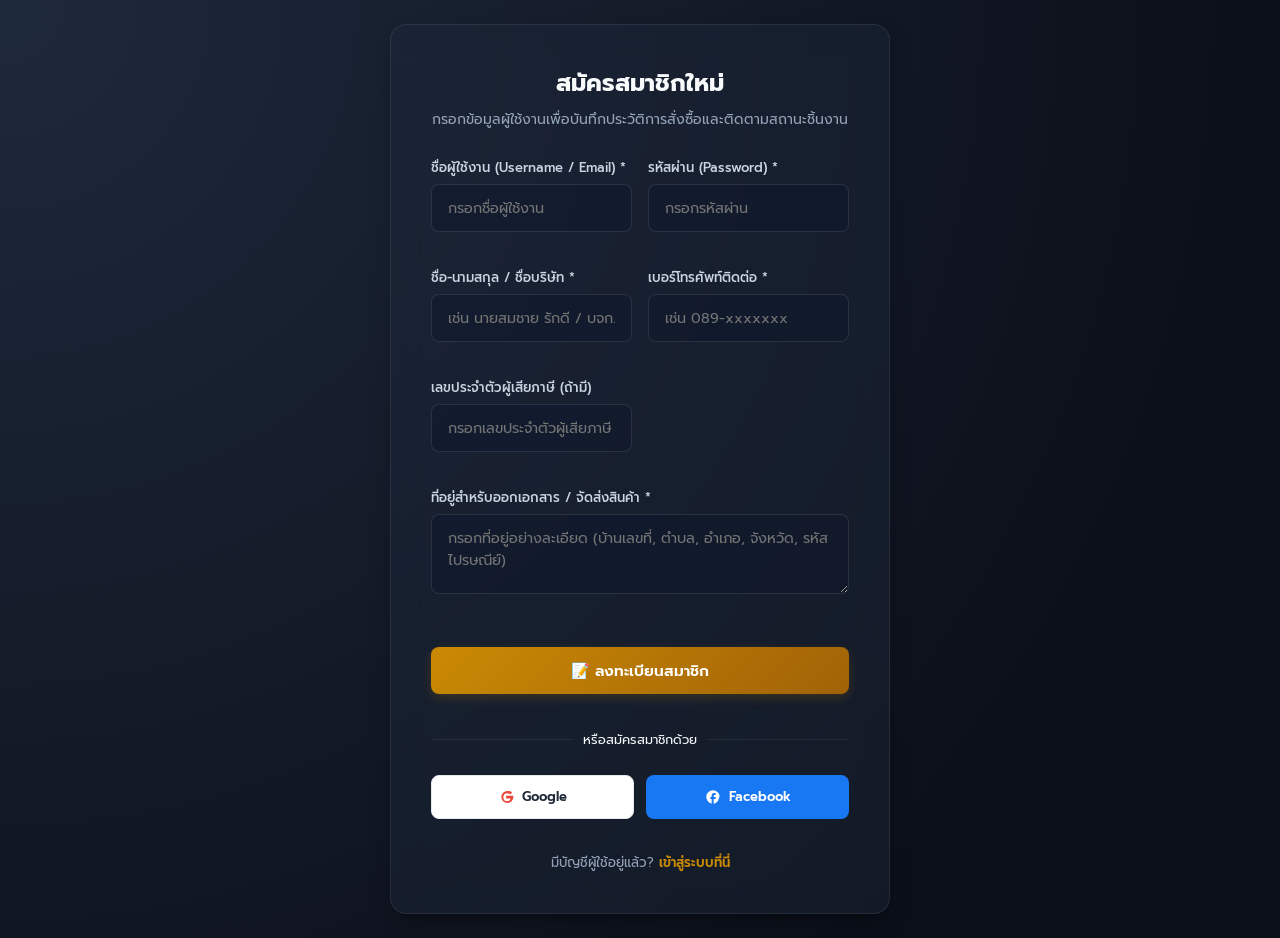
<file: register.html>
<!DOCTYPE html>
<html lang="th">
<head>
    <meta charset="UTF-8">
    <meta name="viewport" content="width=device-width, initial-scale=1.0">
    <title>สมัครสมาชิกใหม่ | หจก.งานเหล็กงานลอฟท์ขอนแก่น</title>
    <link href="https://fonts.googleapis.com/css2?family=Prompt:wght@300;400;500;600;700&display=swap" rel="stylesheet">
    <style>
        :root {
            --primary: #ca8a04;
            --primary-hover: #a16207;
            --text-dark: #0f172a;
            --text-light: #f8fafc;
            --bg-dark: #0b0f19;
            --shadow: 0 10px 25px -5px rgba(0, 0, 0, 0.3), 0 8px 10px -6px rgba(0, 0, 0, 0.3);
        }

        * {
            box-sizing: border-box;
            margin: 0;
            padding: 0;
        }

        body {
            font-family: 'Prompt', sans-serif;
            background: radial-gradient(circle at top left, #1e293b 0%, var(--bg-dark) 80%);
            color: var(--text-light);
            min-height: 100vh;
            display: flex;
            justify-content: center;
            align-items: center;
            padding: 24px;
        }

        .register-container {
            width: 100%;
            max-width: 500px;
            background: rgba(30, 41, 59, 0.45);
            backdrop-filter: blur(16px);
            -webkit-backdrop-filter: blur(16px);
            border: 1px solid rgba(255, 255, 255, 0.08);
            border-radius: 16px;
            padding: 40px;
            box-shadow: var(--shadow);
            text-align: center;
        }

        h2 {
            font-size: 1.5rem;
            font-weight: 700;
            color: var(--text-light);
            margin-bottom: 8px;
        }

        p.subtitle {
            font-size: 0.88rem;
            color: #94a3b8;
            margin-bottom: 28px;
        }

        .form-grid {
            display: grid;
            grid-template-columns: 1fr 1fr;
            gap: 16px;
            text-align: left;
        }

        .form-group {
            margin-bottom: 20px;
            text-align: left;
        }

        .form-group.full-width {
            grid-column: span 2;
        }

        label {
            display: block;
            font-size: 0.82rem;
            font-weight: 500;
            color: #cbd5e1;
            margin-bottom: 6px;
        }

        input, textarea {
            width: 100%;
            background: rgba(15, 23, 42, 0.5);
            border: 1px solid rgba(255, 255, 255, 0.1);
            border-radius: 8px;
            padding: 12px 16px;
            font-family: 'Prompt', sans-serif;
            color: #ffffff;
            font-size: 0.9rem;
            outline: none;
            transition: all 0.2s;
        }

        textarea {
            resize: vertical;
            min-height: 80px;
        }

        input:focus, textarea:focus {
            border-color: var(--primary);
            background: rgba(15, 23, 42, 0.7);
            box-shadow: 0 0 0 3px rgba(202, 138, 4, 0.15);
        }

        .btn-submit {
            width: 100%;
            padding: 12px;
            font-family: 'Prompt', sans-serif;
            font-size: 0.95rem;
            font-weight: 600;
            color: #ffffff;
            background: linear-gradient(135deg, #ca8a04 0%, #a16207 100%);
            border: none;
            border-radius: 8px;
            cursor: pointer;
            box-shadow: 0 4px 12px rgba(202, 138, 4, 0.2);
            transition: all 0.2s;
            margin-top: 10px;
            grid-column: span 2;
        }

        .btn-submit:hover {
            transform: translateY(-1px);
            box-shadow: 0 6px 16px rgba(202, 138, 4, 0.35);
        }

        .error-message {
            grid-column: span 2;
            background: rgba(239, 68, 68, 0.15);
            border: 1px solid rgba(239, 68, 68, 0.3);
            color: #f87171;
            padding: 10px;
            border-radius: 8px;
            font-size: 0.8rem;
            margin-bottom: 20px;
            display: none;
            text-align: left;
        }

        .footer-links {
            margin-top: 24px;
            font-size: 0.82rem;
            color: #94a3b8;
        }

        .footer-links a {
            color: var(--primary);
            text-decoration: none;
            font-weight: 600;
            transition: all 0.2s;
        }

        .footer-links a:hover {
            color: var(--primary-hover);
            text-decoration: underline;
        }
    </style>
</head>
<body>

    <div class="register-container">
        <h2>สมัครสมาชิกใหม่</h2>
        <p class="subtitle">กรอกข้อมูลผู้ใช้งานเพื่อบันทึกประวัติการสั่งซื้อและติดตามสถานะชิ้นงาน</p>

        <div class="error-message" id="error-box"></div>

        <form id="register-form" onsubmit="handleRegister(event)" class="form-grid">
            <div class="form-group">
                <label for="username">ชื่อผู้ใช้งาน (Username / Email) *</label>
                <input type="text" id="username" required placeholder="กรอกชื่อผู้ใช้งาน">
            </div>
            
            <div class="form-group">
                <label for="password">รหัสผ่าน (Password) *</label>
                <input type="password" id="password" required placeholder="กรอกรหัสผ่าน">
            </div>

            <div class="form-group">
                <label for="fullname">ชื่อ-นามสกุล / ชื่อบริษัท *</label>
                <input type="text" id="fullname" required placeholder="เช่น นายสมชาย รักดี / บจก.รักดี">
            </div>

            <div class="form-group">
                <label for="phone">เบอร์โทรศัพท์ติดต่อ *</label>
                <input type="text" id="phone" required placeholder="เช่น 089-xxxxxxx">
            </div>

            <div class="form-group">
                <label for="taxid">เลขประจำตัวผู้เสียภาษี (ถ้ามี)</label>
                <input type="text" id="taxid" placeholder="กรอกเลขประจำตัวผู้เสียภาษี">
            </div>

            <div class="form-group" style="visibility: hidden; height: 0; margin: 0; padding: 0;">
                <!-- Spacer to align address nicely -->
            </div>

            <div class="form-group full-width">
                <label for="address">ที่อยู่สำหรับออกเอกสาร / จัดส่งสินค้า *</label>
                <textarea id="address" required placeholder="กรอกที่อยู่อย่างละเอียด (บ้านเลขที่, ตำบล, อำเภอ, จังหวัด, รหัสไปรษณีย์)"></textarea>
            </div>

            <button type="submit" class="btn-submit" id="submit-btn">📝 ลงทะเบียนสมาชิก</button>

            <div style="margin: 20px 0 10px; display: flex; align-items: center; justify-content: center; gap: 10px; color: var(--text-muted); font-size: 0.8rem; grid-column: span 2;">
                <div style="flex: 1; height: 1px; background: rgba(255,255,255,0.08);"></div>
                <span>หรือสมัครสมาชิกด้วย</span>
                <div style="flex: 1; height: 1px; background: rgba(255,255,255,0.08);"></div>
            </div>

            <div style="display: grid; grid-template-columns: 1fr 1fr; gap: 12px; margin-bottom: 10px; grid-column: span 2;">
                <button type="button" onclick="loginWithGoogle()" style="display: flex; align-items: center; justify-content: center; gap: 8px; width: 100%; padding: 11px; background: #ffffff; color: #1f2937; border: 1px solid #e5e7eb; border-radius: 8px; font-family: 'Prompt', sans-serif; font-size: 0.82rem; font-weight: 600; cursor: pointer; transition: all 0.2s;">
                    <svg viewBox="0 0 24 24" width="16" height="16">
                        <path fill="#EA4335" d="M12.24 10.285V14.4h6.887c-.648 2.41-2.519 4.114-5.136 4.114A5.99 5.99 0 0 1 8 12.5a5.99 5.99 0 0 1 5.99-6.012c1.624 0 3.098.65 4.17 1.7L21.2 5.14A8.99 8.99 0 0 0 13.99 3 8.99 8.99 0 0 0 5 12a8.99 8.99 0 0 0 8.99 9c4.97 0 9.01-4.04 9.01-9.01a8.6 8.6 0 0 0-.15-1.7H12.24Z"/>
                    </svg>
                    Google
                </button>
                <button type="button" onclick="loginWithFacebook()" style="display: flex; align-items: center; justify-content: center; gap: 8px; width: 100%; padding: 11px; background: #1877F2; color: #ffffff; border: none; border-radius: 8px; font-family: 'Prompt', sans-serif; font-size: 0.82rem; font-weight: 600; cursor: pointer; transition: all 0.2s;">
                    <svg viewBox="0 0 24 24" width="16" height="16" fill="currentColor">
                        <path d="M22 12c0-5.52-4.48-10-10-10S2 6.48 2 12c0 4.84 3.44 8.87 8 9.8V15H8v-3h2V9.5C10 7.57 11.57 6 13.5 6H16v3h-2c-.55 0-1 .45-1 1v2h3v3h-3v6.95c4.56-.93 8-4.96 8-9.75Z"/>
                    </svg>
                    Facebook
                </button>
            </div>
        </form>

        <div class="footer-links">
            มีบัญชีผู้ใช้อยู่แล้ว? <a href="login.html">เข้าสู่ระบบที่นี่</a>
        </div>
    </div>

    <script>
        function handleRegister(e) {
            e.preventDefault();
            const errorBox = document.getElementById('error-box');
            const submitBtn = document.getElementById('submit-btn');
            
            const username = document.getElementById('username').value.trim();
            const password = document.getElementById('password').value;
            const fullname = document.getElementById('fullname').value.trim();
            const phone = document.getElementById('phone').value.trim();
            const taxid = document.getElementById('taxid').value.trim();
            const address = document.getElementById('address').value.trim();
            
            // Get webhook URL
            const webhookUrl = localStorage.getItem('google_sheet_webhook_url');
            if (!webhookUrl) {
                errorBox.innerHTML = '❌ กรุณาตั้งค่า Google Sheets Web App URL ในระบบหน้าใบเสนอราคาก่อนครับ (กดปุ่ม "ตั้งค่าชีท")<br><br><a href="setup_guide.html" target="_blank" style="color: var(--primary); font-weight: bold; text-decoration: underline;">📖 คลิกเพื่อดูวิธีเชื่อมต่อ Google Sheets ทีละขั้นตอน (ทำได้ใน 1 นาที)</a>';
                errorBox.style.display = 'block';
                return;
            }

            errorBox.style.display = 'none';
            submitBtn.innerText = '⏳ กำลังส่งข้อมูลสมัครสมาชิก...';
            submitBtn.disabled = true;

            // Send registration payload to Apps Script backend
            fetch(webhookUrl, {
                method: 'POST',
                headers: {
                    'Content-Type': 'text/plain;charset=utf-8' // Simple Request to prevent CORS Preflight failure
                },
                body: JSON.stringify({
                    action: 'register',
                    username: username,
                    password: password,
                    name: fullname,
                    phone: phone,
                    taxId: taxid,
                    address: address
                })
            })
            .then(res => res.json())
            .then(res => {
                if (res.status === 'success') {
                    alert('🎉 สมัครสมาชิกสำเร็จ! คุณสามารถเข้าสู่ระบบเพื่อใช้งานระบบแดชบอร์ดได้ทันที');
                    window.location.href = 'login.html';
                } else {
                    errorBox.innerText = '❌ ' + res.message;
                    errorBox.style.display = 'block';
                    submitBtn.innerText = '📝 ลงทะเบียนสมาชิก';
                    submitBtn.disabled = false;
                }
            })
            .catch(err => {
                errorBox.innerText = '❌ เกิดข้อผิดพลาดในระบบส่งข้อมูล กรุณาลองใหม่อีกครั้ง';
                errorBox.style.display = 'block';
                submitBtn.innerText = '📝 ลงทะเบียนสมาชิก';
                submitBtn.disabled = false;
                console.error(err);
            });
        }

        function loginWithGoogle() {
            // Simulated registration with Google for Demo mode
            const demoSession = {
                username: 'google_user@gmail.com',
                name: 'คุณสมศักดิ์ รักดี (Google)',
                role: 'customer',
                phone: '089-1234567',
                address: '123/4 ถ.มิตรภาพ ต.ในเมือง อ.เมือง จ.ขอนแก่น 40000',
                taxId: ''
            };
            localStorage.setItem('user_session', JSON.stringify(demoSession));

            alert('🔐 ลงทะเบียนด้วยบัญชี Google สำเร็จ! (ระบบจำลองการลงทะเบียนความปลอดภัยสูง)');
            window.location.href = 'dashboard.html';
        }

        function loginWithFacebook() {
            // Simulated registration with Facebook for Demo mode
            const demoSession = {
                username: 'fb_somchai_demo',
                name: 'คุณสมชาย ใจดี (Facebook)',
                role: 'customer',
                phone: '081-7654321',
                address: '456/7 ต.เมืองเก่า อ.เมือง จ.ขอนแก่น 40000',
                taxId: ''
            };
            localStorage.setItem('user_session', JSON.stringify(demoSession));

            alert('🔐 ลงทะเบียนด้วยบัญชี Facebook สำเร็จ! (ระบบจำลองการลงทะเบียนความปลอดภัยสูง)');
            window.location.href = 'dashboard.html';
        }
    </script>
</body>
</html>
</file>
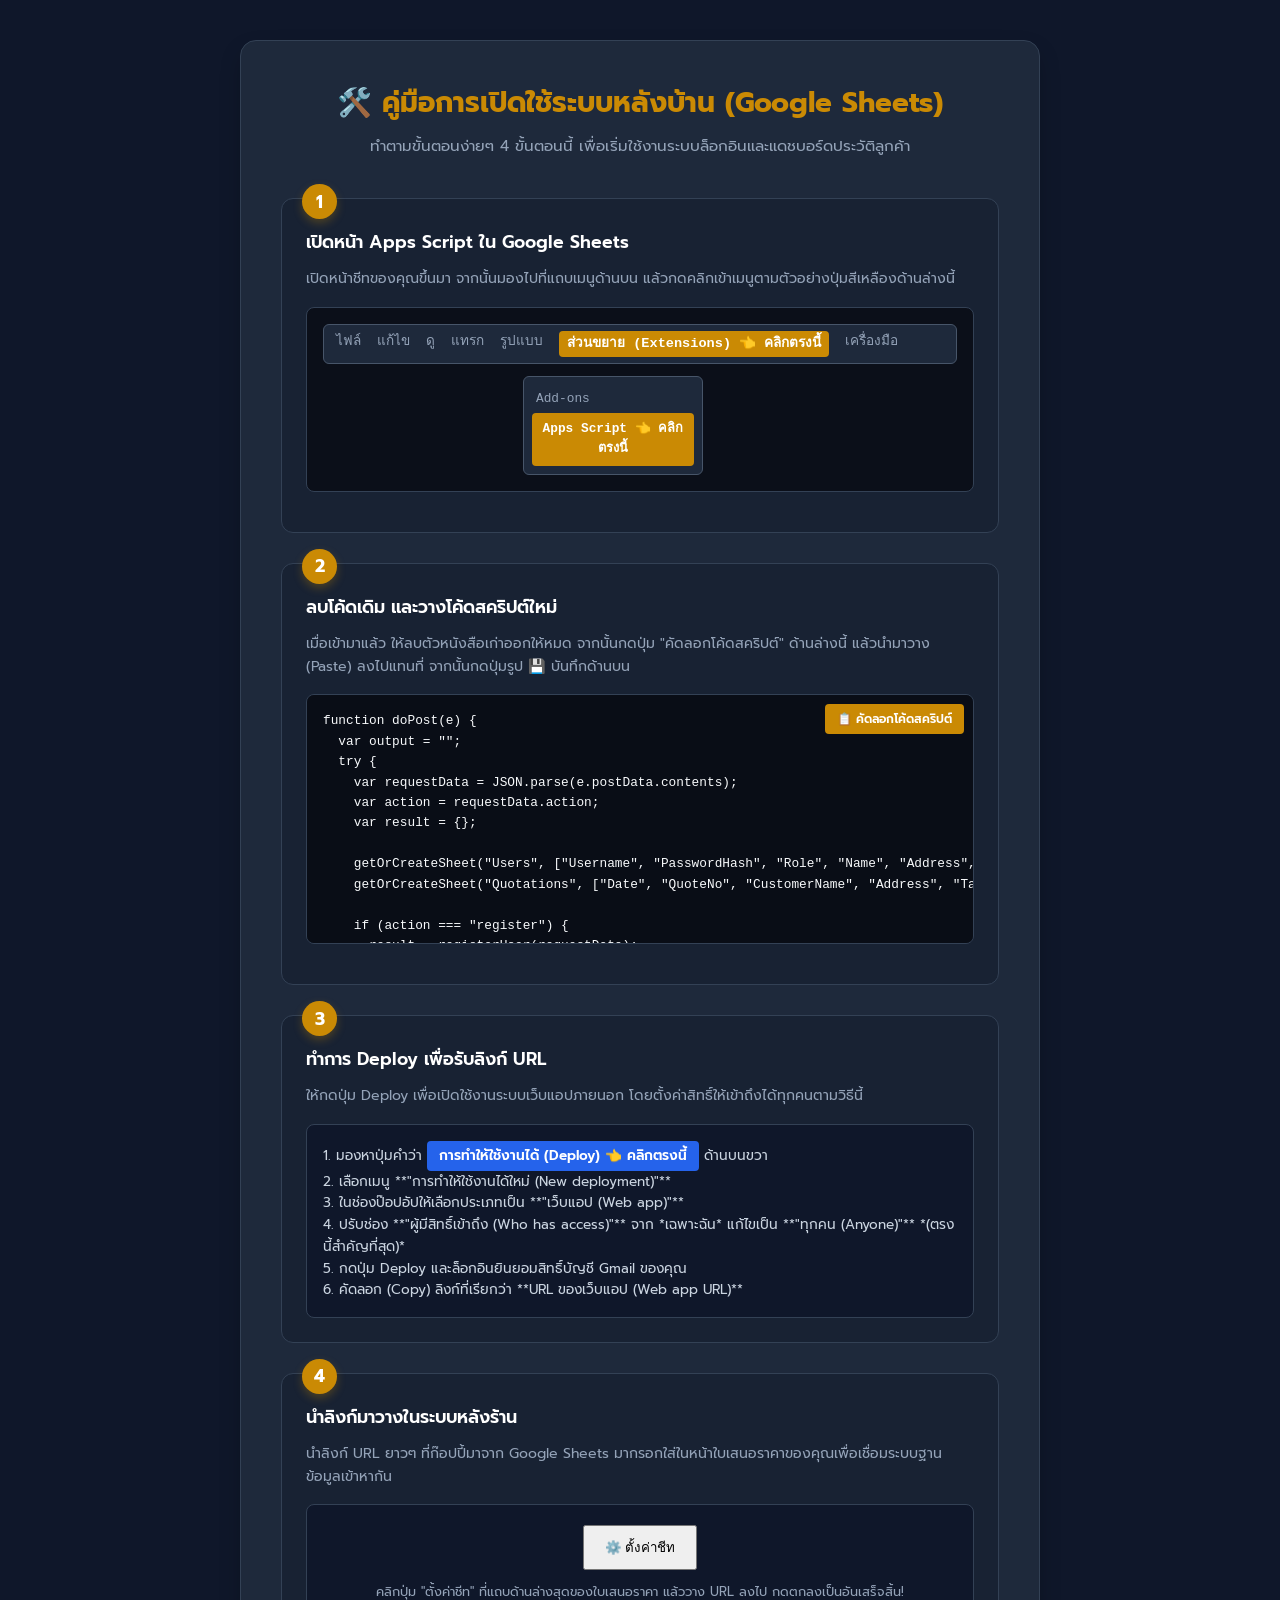
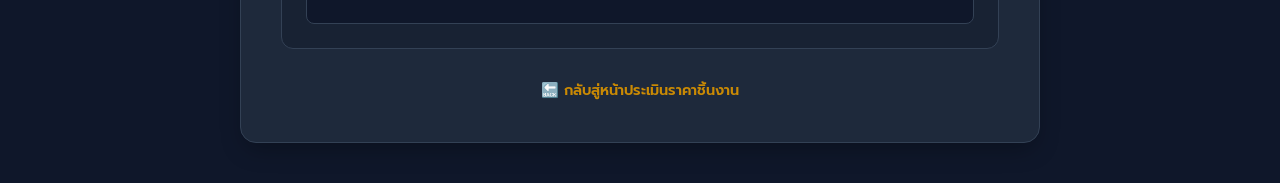
<file: setup_guide.html>
<!DOCTYPE html>
<html lang="th">
<head>
    <meta charset="UTF-8">
    <meta name="viewport" content="width=device-width, initial-scale=1.0">
    <title>คู่มือการเชื่อมต่อระบบหลังบ้าน Google Sheets | หจก.งานเหล็กงานลอฟท์ขอนแก่น</title>
    <link href="https://fonts.googleapis.com/css2?family=Prompt:wght@300;400;500;600;700&display=swap" rel="stylesheet">
    <style>
        :root {
            --primary: #ca8a04;
            --primary-hover: #a16207;
            --bg-dark: #0f172a;
            --bg-card: #1e293b;
            --text-light: #f8fafc;
            --text-muted: #94a3b8;
            --border: #334155;
            --shadow: 0 10px 25px -5px rgba(0, 0, 0, 0.3);
        }

        * {
            box-sizing: border-box;
            margin: 0;
            padding: 0;
        }

        body {
            font-family: 'Prompt', sans-serif;
            background-color: var(--bg-dark);
            color: var(--text-light);
            line-height: 1.6;
            padding: 40px 20px;
        }

        .container {
            max-width: 800px;
            margin: 0 auto;
            background: var(--bg-card);
            border: 1px solid var(--border);
            border-radius: 16px;
            padding: 40px;
            box-shadow: var(--shadow);
        }

        h1 {
            font-size: 1.75rem;
            font-weight: 700;
            color: var(--primary);
            margin-bottom: 8px;
            text-align: center;
        }

        .subtitle {
            text-align: center;
            color: var(--text-muted);
            margin-bottom: 40px;
            font-size: 0.95rem;
        }

        .step-box {
            background: rgba(15, 23, 42, 0.4);
            border: 1px solid var(--border);
            border-radius: 12px;
            padding: 24px;
            margin-bottom: 30px;
            position: relative;
        }

        .step-number {
            position: absolute;
            top: -15px;
            left: 20px;
            background: var(--primary);
            color: white;
            width: 35px;
            height: 35px;
            border-radius: 50%;
            display: flex;
            justify-content: center;
            align-items: center;
            font-weight: 700;
            font-size: 1.1rem;
            box-shadow: 0 4px 10px rgba(202, 138, 4, 0.3);
        }

        .step-title {
            font-size: 1.1rem;
            font-weight: 600;
            margin-bottom: 12px;
            margin-top: 5px;
            color: #ffffff;
        }

        .step-detail {
            font-size: 0.88rem;
            color: var(--text-muted);
            margin-bottom: 16px;
        }

        .ui-simulation {
            background: #0b0f19;
            border: 1px solid #334155;
            border-radius: 8px;
            padding: 16px;
            font-family: monospace;
            font-size: 0.8rem;
            margin-bottom: 16px;
            color: #cbd5e1;
        }

        .menu-bar {
            display: flex;
            background: #1e293b;
            padding: 6px 12px;
            border-radius: 6px;
            gap: 16px;
            margin-bottom: 12px;
            font-size: 0.85rem;
            border: 1px solid #475569;
        }

        .menu-item {
            color: #94a3b8;
        }
        .menu-item.highlight {
            color: #ffffff;
            background: var(--primary);
            padding: 2px 8px;
            border-radius: 4px;
            font-weight: 600;
            animation: pulse 2s infinite;
        }

        @keyframes pulse {
            0% { transform: scale(1); box-shadow: 0 0 0 0 rgba(202, 138, 4, 0.4); }
            70% { transform: scale(1.05); box-shadow: 0 0 0 8px rgba(202, 138, 4, 0); }
            100% { transform: scale(1); box-shadow: 0 0 0 0 rgba(202, 138, 4, 0); }
        }

        .code-container {
            position: relative;
            margin-bottom: 16px;
        }

        .btn-copy {
            position: absolute;
            top: 10px;
            right: 10px;
            background: var(--primary);
            color: white;
            border: none;
            padding: 6px 12px;
            border-radius: 4px;
            font-size: 0.75rem;
            font-weight: 600;
            cursor: pointer;
            font-family: 'Prompt', sans-serif;
            transition: all 0.2s;
        }
        .btn-copy:hover {
            background: var(--primary-hover);
        }

        pre {
            background: #090d16;
            padding: 16px;
            border-radius: 8px;
            overflow-x: auto;
            max-height: 250px;
            font-size: 0.8rem;
            border: 1px solid var(--border);
        }

        .deploy-btn {
            background: #2563eb;
            color: white;
            padding: 4px 12px;
            border-radius: 4px;
            font-weight: 600;
            display: inline-block;
            animation: pulse-blue 2s infinite;
        }

        @keyframes pulse-blue {
            0% { transform: scale(1); box-shadow: 0 0 0 0 rgba(37, 99, 235, 0.4); }
            70% { transform: scale(1.05); box-shadow: 0 0 0 8px rgba(37, 99, 235, 0); }
            100% { transform: scale(1); box-shadow: 0 0 0 0 rgba(37, 99, 235, 0); }
        }

        .back-link {
            display: block;
            text-align: center;
            margin-top: 30px;
            color: var(--primary);
            text-decoration: none;
            font-weight: 600;
            font-size: 0.9rem;
        }
        .back-link:hover {
            color: var(--primary-hover);
            text-decoration: underline;
        }
    </style>
</head>
<body>

    <div class="container">
        <h1>🛠️ คู่มือการเปิดใช้ระบบหลังบ้าน (Google Sheets)</h1>
        <p class="subtitle">ทำตามขั้นตอนง่ายๆ 4 ขั้นตอนนี้ เพื่อเริ่มใช้งานระบบล็อกอินและแดชบอร์ดประวัติลูกค้า</p>

        <!-- Step 1 -->
        <div class="step-box">
            <div class="step-number">1</div>
            <div class="step-title">เปิดหน้า Apps Script ใน Google Sheets</div>
            <div class="step-detail">เปิดหน้าชีทของคุณขึ้นมา จากนั้นมองไปที่แถบเมนูด้านบน แล้วกดคลิกเข้าเมนูตามตัวอย่างปุ่มสีเหลืองด้านล่างนี้</div>
            
            <div class="ui-simulation">
                <div class="menu-bar">
                    <span class="menu-item">ไฟล์</span>
                    <span class="menu-item">แก้ไข</span>
                    <span class="menu-item">ดู</span>
                    <span class="menu-item">แทรก</span>
                    <span class="menu-item">รูปแบบ</span>
                    <span class="menu-item highlight">ส่วนขยาย (Extensions) 👈 คลิกตรงนี้</span>
                    <span class="menu-item">เครื่องมือ</span>
                </div>
                <div style="background: #1e293b; width: 180px; padding: 8px; border-radius: 6px; margin-left: 200px; border: 1px solid #475569;">
                    <div style="padding: 4px; color: #94a3b8;">Add-ons</div>
                    <div style="padding: 6px; background: var(--primary); color: white; border-radius: 4px; font-weight: bold; cursor: pointer; text-align: center; animation: pulse 2s infinite;">Apps Script 👈 คลิกตรงนี้</div>
                </div>
            </div>
        </div>

        <!-- Step 2 -->
        <div class="step-box">
            <div class="step-number">2</div>
            <div class="step-title">ลบโค้ดเดิม และวางโค้ดสคริปต์ใหม่</div>
            <div class="step-detail">เมื่อเข้ามาแล้ว ให้ลบตัวหนังสือเก่าออกให้หมด จากนั้นกดปุ่ม "คัดลอกโค้ดสคริปต์" ด้านล่างนี้ แล้วนำมาวาง (Paste) ลงไปแทนที่ จากนั้นกดปุ่มรูป 💾 บันทึกด้านบน</div>
            
            <div class="code-container">
                <button class="btn-copy" onclick="copyCode(this)">📋 คัดลอกโค้ดสคริปต์</button>
                <pre id="code-block"><code>function doPost(e) {
  var output = "";
  try {
    var requestData = JSON.parse(e.postData.contents);
    var action = requestData.action;
    var result = {};
    
    getOrCreateSheet("Users", ["Username", "PasswordHash", "Role", "Name", "Address", "TaxId", "Phone", "CreatedAt"]);
    getOrCreateSheet("Quotations", ["Date", "QuoteNo", "CustomerName", "Address", "TaxId", "Contact", "Dimensions", "Steel", "Tiers", "Door", "Color", "Weight", "Shipping", "Total", "Seller", "Owner", "Status", "UpdatedAt"]);
    
    if (action === "register") {
      result = registerUser(requestData);
    } else if (action === "login") {
      result = loginUser(requestData);
    } else if (action === "saveQuotation") {
      result = saveQuotation(requestData);
    } else if (action === "getQuotations") {
      result = getQuotations(requestData);
    } else if (action === "updateQuotationStatus") {
      result = updateQuotationStatus(requestData);
    } else {
      result = { status: "error", message: "Invalid action" };
    }
    output = JSON.stringify(result);
  } catch (err) {
    output = JSON.stringify({ status: "error", message: err.toString() });
  }
  return ContentService.createTextOutput(output).setMimeType(ContentService.MimeType.JSON);
}

function doGet(e) {
  return ContentService.createTextOutput(JSON.stringify({ status: "success", message: "Apps Script API is running" })).setMimeType(ContentService.MimeType.JSON);
}

function getOrCreateSheet(name, headers) {
  var ss = SpreadsheetApp.getActiveSpreadsheet();
  var sheet = ss.getSheetByName(name);
  if (!sheet) {
    sheet = ss.insertSheet(name);
    sheet.appendRow(headers);
    sheet.getRange(1, 1, 1, headers.length).setFontWeight("bold").setBackground("#ca8a04").setFontColor("#ffffff");
  }
  return sheet;
}

function hashPassword(password) {
  var digest = Utilities.computeDigest(Utilities.DigestAlgorithm.SHA_256, password, Utilities.Charset.UTF_8);
  var signature = "";
  for (var i = 0; i < digest.length; i++) {
    var byteVal = digest[i];
    if (byteVal < 0) byteVal += 256;
    var byteString = byteVal.toString(16);
    if (byteString.length == 1) byteString = "0" + byteString;
    signature += byteString;
  }
  return signature;
}

function registerUser(data) {
  var sheet = SpreadsheetApp.getActiveSpreadsheet().getSheetByName("Users");
  var rows = sheet.getDataRange().getValues();
  var username = data.username.trim().toLowerCase();
  for (var i = 1; i < rows.length; i++) {
    if (rows[i][0].toString().toLowerCase() === username) {
      return { status: "error", message: "ชื่อผู้ใช้นี้มีอยู่ในระบบแล้ว" };
    }
  }
  var hash = hashPassword(data.password);
  var role = rows.length === 1 ? "admin" : "customer";
  sheet.appendRow([username, hash, role, data.name || "", data.address || "", data.taxId || "", data.phone || "", new Date().toISOString()]);
  return { status: "success", message: "สมัครสมาชิกสำเร็จ", role: role };
}

function loginUser(data) {
  var sheet = SpreadsheetApp.getActiveSpreadsheet().getSheetByName("Users");
  var rows = sheet.getDataRange().getValues();
  var username = data.username.trim().toLowerCase();
  var hash = hashPassword(data.password);
  for (var i = 1; i < rows.length; i++) {
    if (rows[i][0].toString().toLowerCase() === username && rows[i][1] === hash) {
      return {
        status: "success",
        message: "เข้าสู่ระบบสำเร็จ",
        user: { username: rows[i][0], role: rows[i][2], name: rows[i][3], address: rows[i][4], taxId: rows[i][5], phone: rows[i][6] }
      };
    }
  }
  return { status: "error", message: "ชื่อผู้ใช้หรือรหัสผ่านไม่ถูกต้อง" };
}

function saveQuotation(data) {
  var sheet = SpreadsheetApp.getActiveSpreadsheet().getSheetByName("Quotations");
  var range = sheet.getDataRange();
  var rows = range.getValues();
  var quoteNo = data.quoteNo.trim();
  var record = [data.date, quoteNo, data.name, data.address, data.taxId, data.contact, data.dimensions, data.steel, data.tiers, data.door, data.color, data.weight, data.shipping, data.total, data.seller, data.owner || "guest", data.status || "รอชำระมัดจำ", new Date().toISOString()];
  for (var i = 1; i < rows.length; i++) {
    if (rows[i][1].toString() === quoteNo) {
      sheet.getRange(i + 1, 1, 1, record.length).setValues([record]);
      return { status: "success", message: "อัปเดตข้อมูลสำเร็จ" };
    }
  }
  sheet.appendRow(record);
  return { status: "success", message: "บันทึกข้อมูลใบเสนอราคาสำเร็จ" };
}

function getQuotations(data) {
  var sheet = SpreadsheetApp.getActiveSpreadsheet().getSheetByName("Quotations");
  var rows = sheet.getDataRange().getValues();
  var username = data.username.trim().toLowerCase();
  var role = data.role;
  var list = [];
  var headers = rows[0];
  for (var i = 1; i < rows.length; i++) {
    var owner = rows[i][15].toString().toLowerCase();
    if (role === "admin" || owner === username) {
      var item = {};
      for (var j = 0; j < headers.length; j++) {
        item[headers[j]] = rows[i][j];
      }
      list.push(item);
    }
  }
  list.reverse();
  return { status: "success", data: list };
}

function updateQuotationStatus(data) {
  var sheet = SpreadsheetApp.getActiveSpreadsheet().getSheetByName("Quotations");
  var range = sheet.getDataRange();
  var rows = range.getValues();
  var quoteNo = data.quoteNo.trim();
  var newStatus = data.status;
  for (var i = 1; i < rows.length; i++) {
    if (rows[i][1].toString() === quoteNo) {
      sheet.getRange(i + 1, 17).setValue(newStatus);
      sheet.getRange(i + 1, 18).setValue(new Date().toISOString());
      return { status: "success", message: "อัปเดตสถานะสำเร็จ" };
    }
  }
  return { status: "error", message: "ไม่พบข้อมูลใบเสนอราคานี้" };
}</code></pre>
            </div>
        </div>

        <!-- Step 3 -->
        <div class="step-box">
            <div class="step-number">3</div>
            <div class="step-title">ทำการ Deploy เพื่อรับลิงก์ URL</div>
            <div class="step-detail">ให้กดปุ่ม Deploy เพื่อเปิดใช้งานระบบเว็บแอปภายนอก โดยตั้งค่าสิทธิ์ให้เข้าถึงได้ทุกคนตามวิธีนี้</div>
            
            <div style="font-size: 0.85rem; color: #cbd5e1; background: #0f172a; padding: 16px; border-radius: 8px; border: 1px solid var(--border);">
                1. มองหาปุ่มคำว่า <span class="deploy-btn">การทำให้ใช้งานได้ (Deploy) 👈 คลิกตรงนี้</span> ด้านบนขวา<br>
                2. เลือกเมนู **"การทำให้ใช้งานได้ใหม่ (New deployment)"**<br>
                3. ในช่องป๊อปอัปให้เลือกประเภทเป็น **"เว็บแอป (Web app)"**<br>
                4. ปรับช่อง **"ผู้มีสิทธิ์เข้าถึง (Who has access)"** จาก *เฉพาะฉัน* แก้ไขเป็น **"ทุกคน (Anyone)"** *(ตรงนี้สำคัญที่สุด)*<br>
                5. กดปุ่ม Deploy และล็อกอินยินยอมสิทธิ์บัญชี Gmail ของคุณ<br>
                6. คัดลอก (Copy) ลิงก์ที่เรียกว่า **URL ของเว็บแอป (Web app URL)**
            </div>
        </div>

        <!-- Step 4 -->
        <div class="step-box">
            <div class="step-number">4</div>
            <div class="step-title">นำลิงก์มาวางในระบบหลังร้าน</div>
            <div class="step-detail">นำลิงก์ URL ยาวๆ ที่ก๊อปปี้มาจาก Google Sheets มากรอกใส่ในหน้าใบเสนอราคาของคุณเพื่อเชื่อมระบบฐานข้อมูลเข้าหากัน</div>
            
            <div style="text-align: center; background: #0f172a; padding: 20px; border-radius: 8px; border: 1px solid var(--border);">
                <button class="btn btn-primary" style="padding: 10px 20px; animation: pulse 2s infinite;">⚙️ ตั้งค่าชีท</button>
                <div style="margin-top: 12px; font-size: 0.8rem; color: var(--text-muted);">
                    คลิกปุ่ม "ตั้งค่าชีท" ที่แถบด้านล่างสุดของใบเสนอราคา แล้ววาง URL ลงไป กดตกลงเป็นอันเสร็จสิ้น!
                </div>
            </div>
        </div>

        <a href="estimate.html" class="back-link">🔙 กลับสู่หน้าประเมินราคาชิ้นงาน</a>
    </div>

    <script>
        function copyCode(btn) {
            const code = document.getElementById('code-block').innerText;
            navigator.clipboard.writeText(code).then(() => {
                btn.innerText = '✔️ คัดลอกสำเร็จ!';
                btn.style.background = '#10b981';
                setTimeout(() => {
                    btn.innerText = '📋 คัดลอกโค้ดสคริปต์';
                    btn.style.background = '';
                }, 2000);
            }).catch(err => {
                alert('ไม่สามารถคัดลอกอัตโนมัติได้ กรุณากดคลุมดำโค้ดทั้งหมดแล้วคัดลอกด้วยตนเอง');
            });
        }
    </script>
</body>
</html>
</file>
